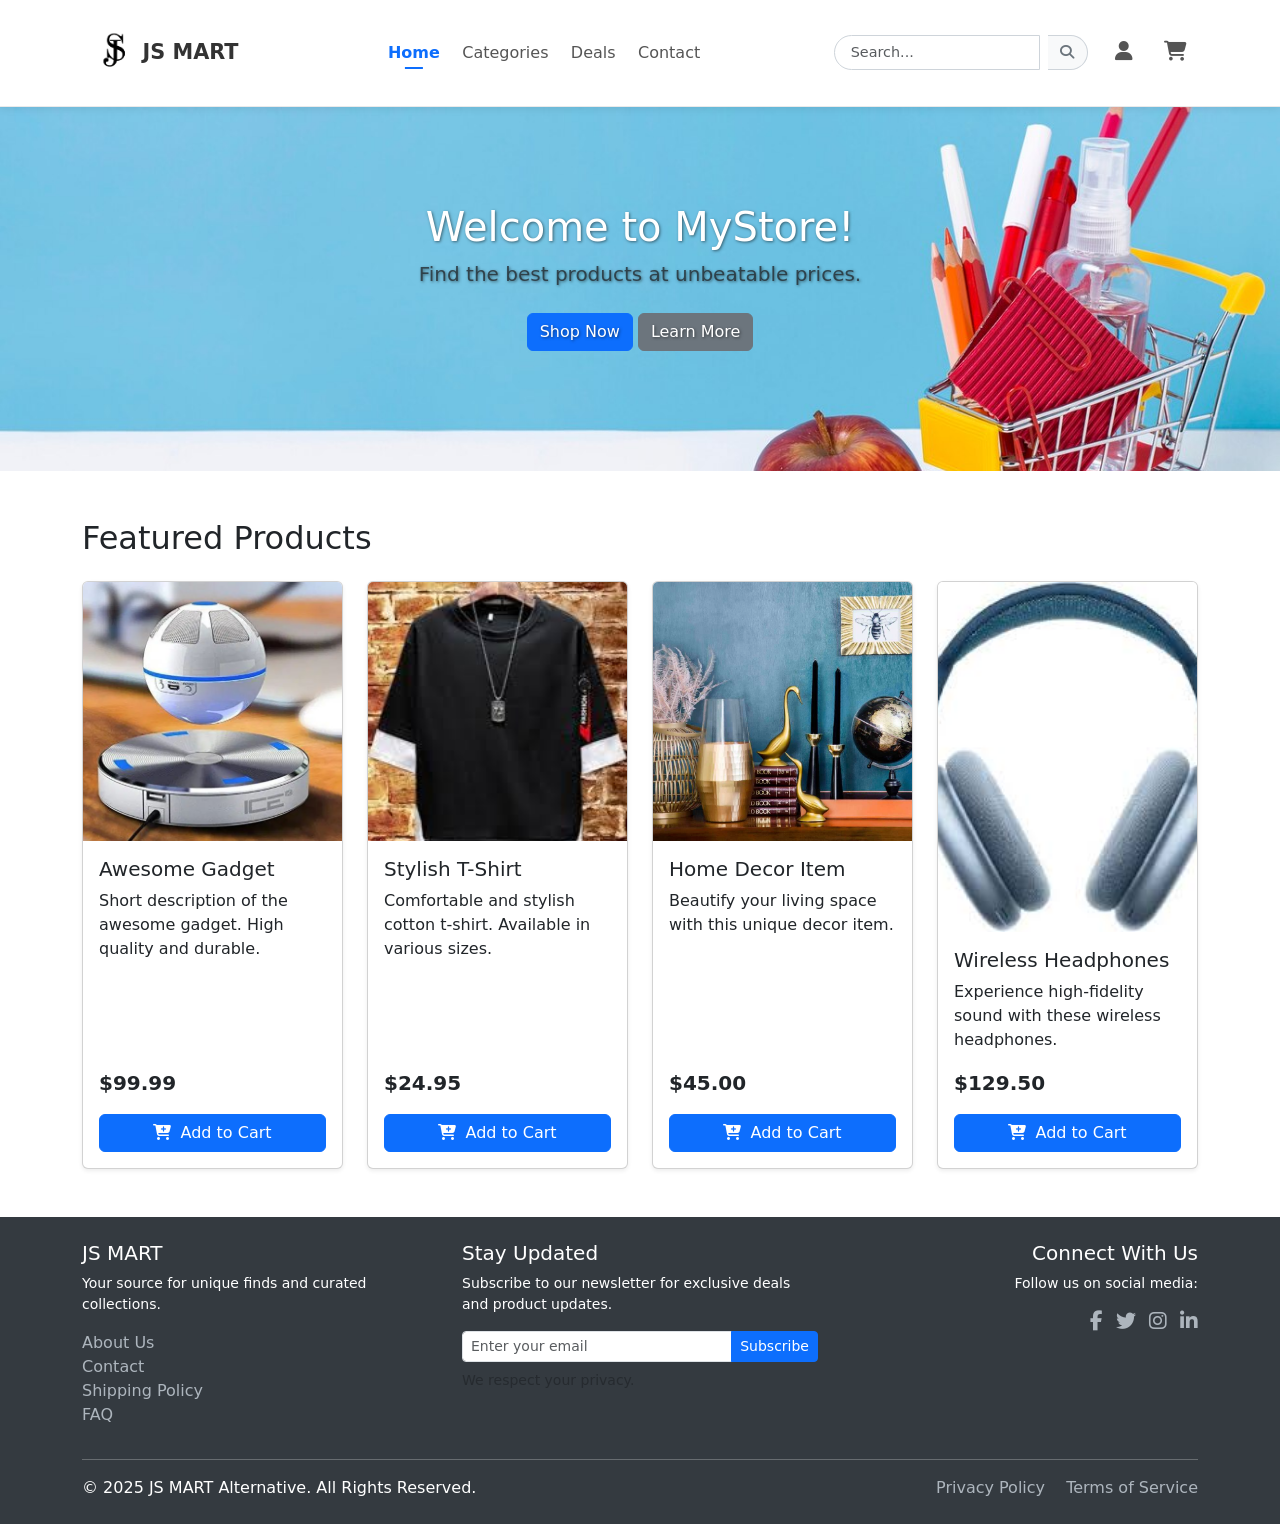
<file: index.html>
<!DOCTYPE html>
<html lang="en">
<head>
    <meta charset="UTF-8">
    <meta name="viewport" content="width=device-width, initial-scale=1.0">
    <title>My E-commerce Store</title>

    <link href="https://cdn.jsdelivr.net/npm/bootstrap@5.3.2/dist/css/bootstrap.min.css" rel="stylesheet" integrity="sha384-T3c6CoIi6uLrA9TneNEoa7RxnatzjcDSCmG1MXxSR1GAsXEV/Dwwykc2MPK8M2HN" crossorigin="anonymous">

    <link rel="stylesheet" href="https://cdnjs.cloudflare.com/ajax/libs/font-awesome/6.5.1/css/all.min.css" integrity="sha512-DTOQO9RWCH3ppGqcWaEA1BIZOC6xxalwEsw9c2QQeAIftl+Vegovlnee1c9QX4TctnWMn13TZye+giMm8e2LwA==" crossorigin="anonymous" referrerpolicy="no-referrer" />
    <link rel="stylesheet" href="style.css">
  <link rel="shortcut icon" href="logo.png" type="image/x-icon">
</head>
<body>

   <nav class="navbar navbar-expand-lg navbar-custom sticky-top">
        <div class="container">
            <a class="navbar-brand d-flex align-items-center" href="index.html">
                <img src="logo.png" style="height: 70px; ;" alt="JS MART Logo">
                <span class="brand-text">JS MART</span>
            </a>
            <button class="navbar-toggler" type="button" data-bs-toggle="collapse" data-bs-target="#navbarNav" aria-controls="navbarNav" aria-expanded="false" aria-label="Toggle navigation">
                <span class="navbar-toggler-icon"></span>
            </button>
            <div class="collapse navbar-collapse" id="navbarNav">
                 <ul class="navbar-nav mx-auto mb-2 mb-lg-0">
                    <li class="nav-item">
                        <a class="nav-link active" aria-current="page" href="home.html">Home</a>
                    </li>
                    <li class="nav-item dropdown">
                         <a class="nav-link dropdown-toggle" href="#" id="navbarDropdownCategories" role="button" data-bs-toggle="dropdown" aria-expanded="false">
                           Categories
                         </a>
                         <ul class="dropdown-menu" aria-labelledby="navbarDropdownCategories">
                           <li><a class="dropdown-item" href="e.html">Electronics</a></li>
                           <li><a class="dropdown-item" href="c.html">Clothing</a></li>
                           <li><a class="dropdown-item" href="home.html">Home Goods</a></li>
                           <li><hr class="dropdown-divider"></li>
                           <li><a class="dropdown-item" href="a.html">All Products</a></li>
                         </ul>
                    </li>
                    <li class="nav-item">
                        <a class="nav-link" href="d.html">Deals</a>
                    </li>
                    <li class="nav-item">
                        <a class="nav-link" href="contact.html">Contact</a>
                    </li>
                 </ul>
                <div class="d-flex align-items-center">
                    <form class="d-flex me-3 search-form-custom" role="search">
                        <input class="form-control me-2 form-control-sm search-input-custom" type="search" placeholder="Search..." aria-label="Search">
                        <button class="btn btn-custom-search btn-sm" type="submit">
                           <i class="fas fa-search"></i>
                        </button>
                    </form>
                    <ul class="navbar-nav flex-row">
                         <li class="nav-item me-2">
                            <a class="nav-link icon-link" href="account.html" title="Account">
                                <i class="fas fa-user fa-lg"></i>
                            </a>
                        </li>
                        <li class="nav-item">
                            <a class="nav-link icon-link" href="cart.html" title="Cart">
                                <i class="fas fa-shopping-cart fa-lg"></i>
                            </a>
                        </li>
                    </ul>
                </div>
            </div>
        </div>
    </nav>
    <section class="hero-section text-center">
        <div class="container">
            <h1>Welcome to MyStore!</h1>
            <p class="lead text-muted">Find the best products at unbeatable prices.</p>
            <p>
                <a href="shop.html" class="btn btn-primary my-2">Shop Now</a>
                <a href="learn.html" class="btn btn-secondary my-2">Learn More</a>
            </p>
        </div>
    </section>

    <main class="container mt-5">
        <h2 class="mb-4">Featured Products</h2>

        <div class="row row-cols-1 row-cols-sm-2 row-cols-md-3 row-cols-lg-4 g-4">
            <div class="col">
                <div class="card h-100 shadow-sm product-card">
                    <img src="2.jpg" class="card-img-top" alt="Product Name">
                    <div class="card-body d-flex flex-column">
                        <h5 class="card-title">Awesome Gadget</h5>
                        <p class="card-text flex-grow-1">Short description of the awesome gadget. High quality and durable.</p>
                        <p class="card-text fw-bold fs-5">$99.99</p>
                         <div class="mt-auto">
                            <a href="cart.html" class="btn btn-primary w-100">
                                <i class="fas fa-cart-plus me-1"></i> Add to Cart
                            </a>
                        </div>
                    </div>
                </div>
            </div>

            <div class="col">
                <div class="card h-100 shadow-sm product-card">
                    <img src="1.jpg" class="card-img-top" alt="Product Name">
                    <div class="card-body d-flex flex-column">
                        <h5 class="card-title">Stylish T-Shirt</h5>
                        <p class="card-text flex-grow-1">Comfortable and stylish cotton t-shirt. Available in various sizes.</p>
                         <p class="card-text fw-bold fs-5">$24.95</p>
                         <div class="mt-auto">
                             <a href="cart.html" class="btn btn-primary w-100">
                                <i class="fas fa-cart-plus me-1"></i> Add to Cart
                            </a>
                        </div>
                    </div>
                </div>
            </div>

             <div class="col">
                <div class="card h-100 shadow-sm product-card">
                    <img src="3.jpg" class="card-img-top" alt="Product Name">
                    <div class="card-body d-flex flex-column">
                        <h5 class="card-title">Home Decor Item</h5>
                        <p class="card-text flex-grow-1">Beautify your living space with this unique decor item.</p>
                         <p class="card-text fw-bold fs-5">$45.00</p>
                         <div class="mt-auto">
                            <a href="cart.html" class="btn btn-primary w-100">
                                <i class="fas fa-cart-plus me-1"></i> Add to Cart
                            </a>
                        </div>
                    </div>
                </div>
            </div>

             <div class="col">
                <div class="card h-100 shadow-sm product-card">
                    <img src="4.jpg" style="height: 350px ;" class="card-img-top" alt="Product Name">
                    <div class="card-body d-flex flex-column">
                        <h5 class="card-title">Wireless Headphones</h5>
                        <p class="card-text flex-grow-1">Experience high-fidelity sound with these wireless headphones.</p>
                         <p class="card-text fw-bold fs-5">$129.50</p>
                         <div class="mt-auto">
                             <a href="cart.html" class="btn btn-primary w-100">
                                <i class="fas fa-cart-plus me-1"></i> Add to Cart
                            </a>
                        </div>
                    </div>
                </div>
            </div>

        </div>

    </main>

    <footer id="alternative-footer" class="mt-5 py-4">
        <div class="container">
            <div class="row">
                <div class="col-lg-4 col-md-6 mb-4 mb-lg-0">
                    <h5 class="footer-heading">JS MART</h5>
                    <p class="footer-text small">Your source for unique finds and curated collections.</p>
                    <ul class="list-unstyled footer-links">
                        <li><a href="#">About Us</a></li>
                        <li><a href="contact.html">Contact</a></li>
                        <li><a href="#">Shipping Policy</a></li>
                        <li><a href="#">FAQ</a></li>
                    </ul>
                </div>

                <div class="col-lg-4 col-md-6 mb-4 mb-lg-0">
                    <h5 class="footer-heading">Stay Updated</h5>
                    <p class="footer-text small">Subscribe to our newsletter for exclusive deals and product updates.</p>
                    <form id="newsletter-form">
                        <div class="input-group">
                            <input type="email" class="form-control form-control-sm" placeholder="Enter your email" aria-label="Email Address" required>
                            <button class="btn btn-primary btn-sm" type="submit">Subscribe</button>
                        </div>
                        <div class="form-text small newsletter-form-text mt-2">We respect your privacy.</div>
                    </form>
                </div>

                <div class="col-lg-4 col-md-12 text-lg-end text-md-center mt-md-3 mt-lg-0">
                    <h5 class="footer-heading">Connect With Us</h5>
                    <p class="footer-text small d-none d-lg-block">Follow us on social media:</p>
                    <div class="social-icons mt-2">
                        <a href="#" class="social-icon me-2" aria-label="Facebook"><i class="fab fa-facebook-f fa-lg"></i></a>
                        <a href="#" class="social-icon me-2" aria-label="Twitter"><i class="fab fa-twitter fa-lg"></i></a>
                        <a href="#" class="social-icon me-2" aria-label="Instagram"><i class="fab fa-instagram fa-lg"></i></a>
                        <a href="#" class="social-icon" aria-label="LinkedIn"><i class="fab fa-linkedin-in fa-lg"></i></a>
                    </div>
                </div>
            </div>

            <hr class="footer-divider">

            <div class="row align-items-center">
                <div class="col-md-6 text-center text-md-start mb-2 mb-md-0">
                     <p class="footer-copyright mb-0">© 2025 JS MART Alternative. All Rights Reserved.</p>
                </div>
                 <div class="col-md-6 text-center text-md-end">
                    <a href="#" class="footer-policy-link me-3">Privacy Policy</a>
                    <a href="#" class="footer-policy-link">Terms of Service</a>
                </div>
            </div>
        </div>
    </footer>

    <script src="https://cdn.jsdelivr.net/npm/bootstrap@5.3.2/dist/js/bootstrap.bundle.min.js" integrity="sha384-C6RzsynM9kWDrMNeT87bh95OGNyZPhcTNXj1NW7RuBCsyN/o0jlpcV8Qyq46cDfL" crossorigin="anonymous"></script>

</body>
</html>
</file>
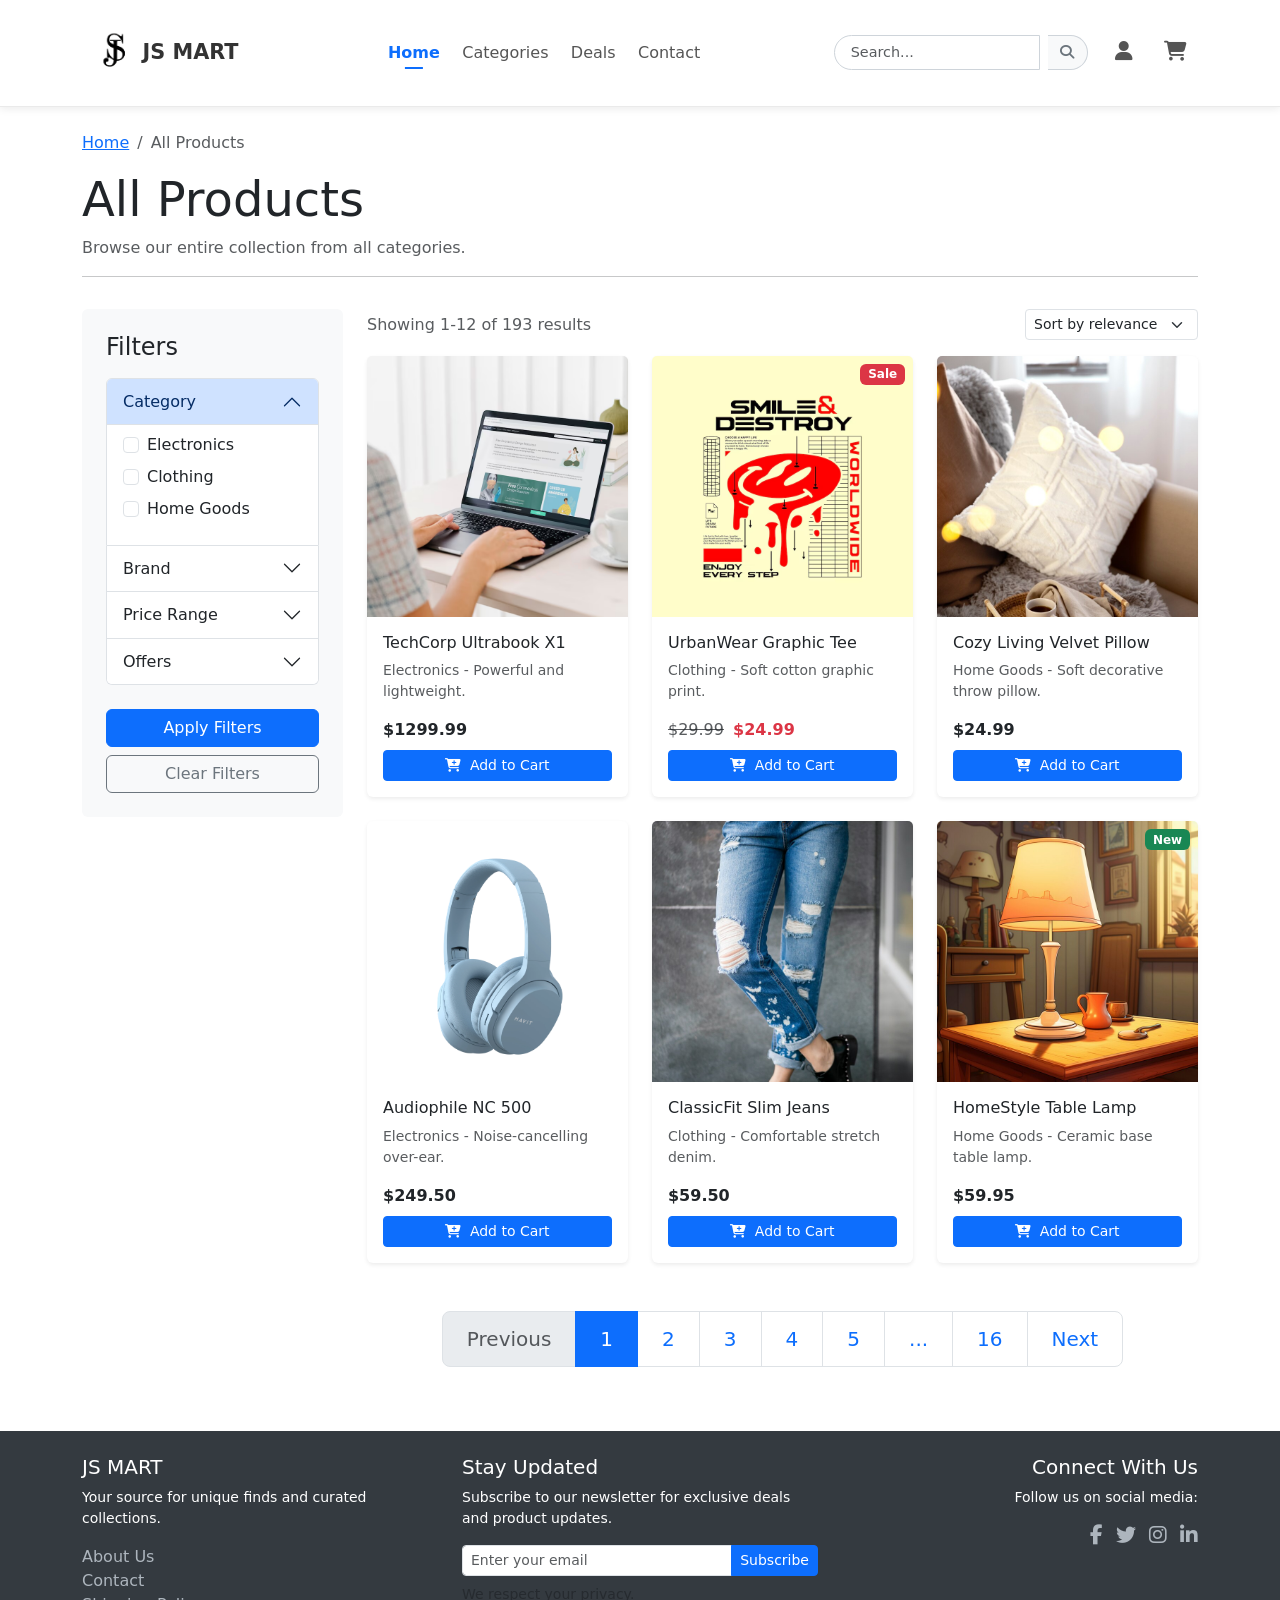
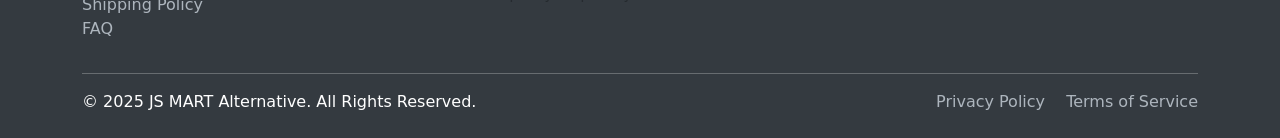
<file: a.html>
<!DOCTYPE html>
<html lang="en">
<head>
    <meta charset="UTF-8">
    <meta name="viewport" content="width=device-width, initial-scale=1.0">
    <title>All Products - MyStore</title>

    <link href="https://cdn.jsdelivr.net/npm/bootstrap@5.3.2/dist/css/bootstrap.min.css" rel="stylesheet" integrity="sha384-T3c6CoIi6uLrA9TneNEoa7RxnatzjcDSCmG1MXxSR1GAsXEV/Dwwykc2MPK8M2HN" crossorigin="anonymous">

    <link rel="stylesheet" href="https://cdnjs.cloudflare.com/ajax/libs/font-awesome/6.5.1/css/all.min.css" integrity="sha512-DTOQO9RWCH3ppGqcWaEA1BIZOC6xxalwEsw9c2QQeAIftl+Vegovlnee1c9QX4TctnWMn13TZye+giMm8e2LwA==" crossorigin="anonymous" referrerpolicy="no-referrer" />
<link rel="stylesheet" href="style.css">
<link rel="shortcut icon" href="logo.png" type="image/x-icon">

</head>
<body>

    <nav class="navbar navbar-expand-lg navbar-custom sticky-top">
        <div class="container">
            <a class="navbar-brand d-flex align-items-center" href="index.html">
                <img src="logo.png" style="height: 70px; ;" alt="JS MART Logo">
                <span class="brand-text">JS MART</span>
            </a>
            <button class="navbar-toggler" type="button" data-bs-toggle="collapse" data-bs-target="#navbarNav" aria-controls="navbarNav" aria-expanded="false" aria-label="Toggle navigation">
                <span class="navbar-toggler-icon"></span>
            </button>
            <div class="collapse navbar-collapse" id="navbarNav">
                 <ul class="navbar-nav mx-auto mb-2 mb-lg-0">
                    <li class="nav-item">
                        <a class="nav-link active" aria-current="page" href="home.html">Home</a>
                    </li>
                    <li class="nav-item dropdown">
                         <a class="nav-link dropdown-toggle" href="#" id="navbarDropdownCategories" role="button" data-bs-toggle="dropdown" aria-expanded="false">
                           Categories
                         </a>
                         <ul class="dropdown-menu" aria-labelledby="navbarDropdownCategories">
                           <li><a class="dropdown-item" href="e.html">Electronics</a></li>
                           <li><a class="dropdown-item" href="c.html">Clothing</a></li>
                           <li><a class="dropdown-item" href="home.html">Home Goods</a></li>
                           <li><hr class="dropdown-divider"></li>
                           <li><a class="dropdown-item" href="a.html">All Products</a></li>
                         </ul>
                    </li>
                    <li class="nav-item">
                        <a class="nav-link" href="d.html">Deals</a>
                    </li>
                    <li class="nav-item">
                        <a class="nav-link" href="contact.html">Contact</a>
                    </li>
                 </ul>
                <div class="d-flex align-items-center">
                    <form class="d-flex me-3 search-form-custom" role="search">
                        <input class="form-control me-2 form-control-sm search-input-custom" type="search" placeholder="Search..." aria-label="Search">
                        <button class="btn btn-custom-search btn-sm" type="submit">
                           <i class="fas fa-search"></i>
                        </button>
                    </form>
                    <ul class="navbar-nav flex-row">
                         <li class="nav-item me-2">
                            <a class="nav-link icon-link" href="account.html" title="Account">
                                <i class="fas fa-user fa-lg"></i>
                            </a>
                        </li>
                        <li class="nav-item">
                            <a class="nav-link icon-link" href="cart.html" title="Cart">
                                <i class="fas fa-shopping-cart fa-lg"></i>
                            </a>
                        </li>
                    </ul>
                </div>
            </div>
        </div>
    </nav>
    <main class="container mt-4">
        <div class="row">
            <div class="col-12 mb-3">
                 <nav aria-label="breadcrumb">
                  <ol class="breadcrumb">
                    <li class="breadcrumb-item"><a href="index.html">Home</a></li>
                    <li class="breadcrumb-item active" aria-current="page">All Products</li>
                  </ol>
                </nav>
                <h1 class="display-5">All Products</h1>
                <p class="text-muted">Browse our entire collection from all categories.</p>
                <hr>
            </div>
        </div>

        <div class="row">
            <aside class="col-lg-3 mb-4">
                <div class="filter-sidebar sticky-lg-top" style="top: 80px;">
                    <h4 class="mb-3">Filters</h4>

                    <div class="accordion" id="filterAccordion">

                        <div class="accordion-item">
                            <h2 class="accordion-header" id="headingCategory">
                                <button class="accordion-button" type="button" data-bs-toggle="collapse" data-bs-target="#collapseCategory" aria-expanded="true" aria-controls="collapseCategory">
                                    Category
                                </button>
                            </h2>
                            <div id="collapseCategory" class="accordion-collapse collapse show" aria-labelledby="headingCategory" data-bs-parent="#filterAccordion">
                                <div class="accordion-body">
                                    <div class="form-check mb-2"><input class="form-check-input" type="checkbox" value="" id="catElectronics"><label class="form-check-label" for="catElectronics">Electronics</label></div>
                                    <div class="form-check mb-2"><input class="form-check-input" type="checkbox" value="" id="catClothing"><label class="form-check-label" for="catClothing">Clothing</label></div>
                                    <div class="form-check mb-2"><input class="form-check-input" type="checkbox" value="" id="catHomeGoods"><label class="form-check-label" for="catHomeGoods">Home Goods</label></div>
                                </div>
                            </div>
                        </div>

                        <div class="accordion-item">
                            <h2 class="accordion-header" id="headingBrand">
                                <button class="accordion-button collapsed" type="button" data-bs-toggle="collapse" data-bs-target="#collapseBrand" aria-expanded="false" aria-controls="collapseBrand">
                                    Brand
                                </button>
                            </h2>
                            <div id="collapseBrand" class="accordion-collapse collapse" aria-labelledby="headingBrand" data-bs-parent="#filterAccordion">
                                <div class="accordion-body">
                                     <div class="form-check mb-2"><input class="form-check-input" type="checkbox" value="" id="brandTechCorp"><label class="form-check-label" for="brandTechCorp">TechCorp</label></div>
                                     <div class="form-check mb-2"><input class="form-check-input" type="checkbox" value="" id="brandUrbanWear"><label class="form-check-label" for="brandUrbanWear">UrbanWear</label></div>
                                     <div class="form-check mb-2"><input class="form-check-input" type="checkbox" value="" id="brandHomeStyle"><label class="form-check-label" for="brandHomeStyle">HomeStyle</label></div>
                                     <div class="form-check mb-2"><input class="form-check-input" type="checkbox" value="" id="brandGadgetron"><label class="form-check-label" for="brandGadgetron">Gadgetron</label></div>
                                     <div class="form-check"><input class="form-check-input" type="checkbox" value="" id="brandClassicFit"><label class="form-check-label" for="brandClassicFit">ClassicFit</label></div>
                                </div>
                            </div>
                        </div>

                        <div class="accordion-item">
                            <h2 class="accordion-header" id="headingPrice">
                                <button class="accordion-button collapsed" type="button" data-bs-toggle="collapse" data-bs-target="#collapsePrice" aria-expanded="false" aria-controls="collapsePrice">
                                    Price Range
                                </button>
                            </h2>
                            <div id="collapsePrice" class="accordion-collapse collapse" aria-labelledby="headingPrice" data-bs-parent="#filterAccordion">
                                <div class="accordion-body">
                                    <label for="priceRange" class="form-label">Max Price: $<span id="priceValue">250</span></label>
                                    <input type="range" class="form-range" min="0" max="2000" step="10" id="priceRange" value="250" oninput="document.getElementById('priceValue').textContent = this.value">
                                     <div class="d-flex justify-content-between mt-1 small text-muted">
                                        <span>$0</span>
                                        <span>$2000+</span>
                                    </div>
                                </div>
                            </div>
                        </div>

                         <div class="accordion-item">
                            <h2 class="accordion-header" id="headingOffers">
                                <button class="accordion-button collapsed" type="button" data-bs-toggle="collapse" data-bs-target="#collapseOffers" aria-expanded="false" aria-controls="collapseOffers">
                                    Offers
                                </button>
                            </h2>
                            <div id="collapseOffers" class="accordion-collapse collapse" aria-labelledby="headingOffers" data-bs-parent="#filterAccordion">
                                <div class="accordion-body">
                                    <div class="form-check mb-2">
                                        <input class="form-check-input" type="checkbox" value="" id="filterOnSale">
                                        <label class="form-check-label" for="filterOnSale">
                                            On Sale
                                        </label>
                                    </div>
                                    <div class="form-check">
                                        <input class="form-check-input" type="checkbox" value="" id="filterNew">
                                        <label class="form-check-label" for="filterNew">
                                            New Arrivals
                                        </label>
                                    </div>
                                </div>
                            </div>
                        </div>

                    </div>

                     <div class="d-grid gap-2 mt-4">
                         <button class="btn btn-primary" type="button">Apply Filters</button>
                         <button class="btn btn-outline-secondary" type="button">Clear Filters</button>
                    </div>
                </div>
            </aside>

            <section class="col-lg-9">
                <div class="d-flex justify-content-between align-items-center mb-3">
                    <span class="text-muted">Showing 1-12 of 193 results</span>
                    <div class="col-auto">
                        <select class="form-select form-select-sm" aria-label="Sort products">
                            <option selected>Sort by relevance</option>
                            <option value="1">Price: Low to High</option>
                            <option value="2">Price: High to Low</option>
                            <option value="3">Newest Arrivals</option>
                            <option value="4">Best Selling</option>
                        </select>
                    </div>
                </div>

                <div class="row row-cols-1 row-cols-sm-2 row-cols-md-3 g-4">

                    <div class="col">
                        <div class="card h-100 shadow-sm product-card border-0">
                            <img src="10.avif" class="card-img-top" alt="Laptop">
                            <div class="card-body d-flex flex-column">
                                <h5 class="card-title fs-6">TechCorp Ultrabook X1</h5>
                                <p class="card-text small text-muted flex-grow-1">Electronics - Powerful and lightweight.</p>
                                <p class="card-text fw-bold mb-2">$1299.99</p>
                                <a href="#" class="btn btn-primary btn-sm mt-auto w-100"><i class="fas fa-cart-plus me-1"></i> Add to Cart</a>
                            </div>
                        </div>
                    </div>

                    <div class="col">
                        <div class="card h-100 shadow-sm product-card border-0">
                             <span class="badge bg-danger position-absolute top-0 end-0 m-2">Sale</span>
                            <img src="27.avif" class="card-img-top" alt="T-Shirt">
                            <div class="card-body d-flex flex-column">
                                <h5 class="card-title fs-6">UrbanWear Graphic Tee</h5>
                                <p class="card-text small text-muted flex-grow-1">Clothing - Soft cotton graphic print.</p>
                                <p class="card-text mb-2"><span class="text-decoration-line-through text-muted me-1">$29.99</span> <span class="fw-bold text-danger">$24.99</span></p>
                                <a href="#" class="btn btn-primary btn-sm mt-auto w-100"><i class="fas fa-cart-plus me-1"></i> Add to Cart</a>
                            </div>
                        </div>
                    </div>

                    <div class="col">
                        <div class="card h-100 shadow-sm product-card border-0">
                            <img src="24.jpg" class="card-img-top" alt="Throw Pillow">
                            <div class="card-body d-flex flex-column">
                                <h5 class="card-title fs-6">Cozy Living Velvet Pillow</h5>
                                <p class="card-text small text-muted flex-grow-1">Home Goods - Soft decorative throw pillow.</p>
                                <p class="card-text fw-bold mb-2">$24.99</p>
                                <a href="#" class="btn btn-primary btn-sm mt-auto w-100"><i class="fas fa-cart-plus me-1"></i> Add to Cart</a>
                            </div>
                        </div>
                    </div>

                    <div class="col">
                        <div class="card h-100 shadow-sm product-card border-0">
                            <img src="8.webp" class="card-img-top" alt="Headphones">
                            <div class="card-body d-flex flex-column">
                                <h5 class="card-title fs-6">Audiophile NC 500</h5>
                                <p class="card-text small text-muted flex-grow-1">Electronics - Noise-cancelling over-ear.</p>
                                <p class="card-text fw-bold mb-2">$249.50</p>
                                <a href="#" class="btn btn-primary btn-sm mt-auto w-100"><i class="fas fa-cart-plus me-1"></i> Add to Cart</a>
                            </div>
                        </div>
                    </div>

                    <div class="col">
                        <div class="card h-100 shadow-sm product-card border-0">
                            <img src="15.jpg" class="card-img-top" alt="Jeans">
                            <div class="card-body d-flex flex-column">
                                <h5 class="card-title fs-6">ClassicFit Slim Jeans</h5>
                                <p class="card-text small text-muted flex-grow-1">Clothing - Comfortable stretch denim.</p>
                                <p class="card-text fw-bold mb-2">$59.50</p>
                                <a href="#" class="btn btn-primary btn-sm mt-auto w-100"><i class="fas fa-cart-plus me-1"></i> Add to Cart</a>
                            </div>
                        </div>
                    </div>

                     <div class="col">
                        <div class="card h-100 shadow-sm product-card border-0">
                             <span class="badge bg-success position-absolute top-0 end-0 m-2">New</span>
                            <img src="23.jpg" class="card-img-top" alt="Lamp">
                            <div class="card-body d-flex flex-column">
                                <h5 class="card-title fs-6">HomeStyle Table Lamp</h5>
                                <p class="card-text small text-muted flex-grow-1">Home Goods - Ceramic base table lamp.</p>
                                <p class="card-text fw-bold mb-2">$59.95</p>
                                <a href="#" class="btn btn-primary btn-sm mt-auto w-100"><i class="fas fa-cart-plus me-1"></i> Add to Cart</a>
                            </div>
                        </div>
                    </div>

                </div>

                 <nav aria-label="Page navigation" class="mt-5 d-flex justify-content-center">
                    <ul class="pagination pagination-lg">
                        <li class="page-item disabled"><a class="page-link" href="#">Previous</a></li>
                        <li class="page-item active" aria-current="page"><a class="page-link" href="#">1</a></li>
                        <li class="page-item"><a class="page-link" href="#">2</a></li>
                        <li class="page-item"><a class="page-link" href="#">3</a></li>
                         <li class="page-item d-none d-sm-inline-block"><a class="page-link" href="#">4</a></li>
                         <li class="page-item d-none d-sm-inline-block"><a class="page-link" href="#">5</a></li>
                        <li class="page-item"><a class="page-link" href="#">...</a></li>
                        <li class="page-item"><a class="page-link" href="#">16</a></li>
                        <li class="page-item"><a class="page-link" href="#">Next</a></li>
                    </ul>
                </nav>

            </section>
        </div>
    </main>

    <footer id="alternative-footer" class="mt-5 py-4">
        <div class="container">
            <div class="row">
                <!-- Column 1: Store Info & Key Links -->
                <div class="col-lg-4 col-md-6 mb-4 mb-lg-0">
                    <h5 class="footer-heading">JS MART</h5>
                    <p class="footer-text small">Your source for unique finds and curated collections.</p>
                    <ul class="list-unstyled footer-links">
                        <li><a href="#">About Us</a></li>
                        <li><a href="contact.html">Contact</a></li>
                        <li><a href="#">Shipping Policy</a></li>
                        <li><a href="#">FAQ</a></li>
                    </ul>
                </div>

                <!-- Column 2: Newsletter Signup -->
                <div class="col-lg-4 col-md-6 mb-4 mb-lg-0">
                    <h5 class="footer-heading">Stay Updated</h5>
                    <p class="footer-text small">Subscribe to our newsletter for exclusive deals and product updates.</p>
                    <form id="newsletter-form">
                        <div class="input-group">
                            <input type="email" class="form-control form-control-sm" placeholder="Enter your email" aria-label="Email Address" required>
                            <button class="btn btn-primary btn-sm" type="submit">Subscribe</button>
                        </div>
                        <div class="form-text small newsletter-form-text mt-2">We respect your privacy.</div>
                    </form>
                </div>

                <!-- Column 3: Social Media -->
                <div class="col-lg-4 col-md-12 text-lg-end text-md-center mt-md-3 mt-lg-0"> <!-- Adjust alignment & margin for smaller screens -->
                    <h5 class="footer-heading">Connect With Us</h5>
                    <p class="footer-text small d-none d-lg-block">Follow us on social media:</p> <!-- Hide on smaller screens if crowded -->
                    <div class="social-icons mt-2">
                        <a href="#" class="social-icon me-2" aria-label="Facebook"><i class="fab fa-facebook-f fa-lg"></i></a>
                        <a href="#" class="social-icon me-2" aria-label="Twitter"><i class="fab fa-twitter fa-lg"></i></a>
                        <a href="#" class="social-icon me-2" aria-label="Instagram"><i class="fab fa-instagram fa-lg"></i></a>
                        <a href="#" class="social-icon" aria-label="LinkedIn"><i class="fab fa-linkedin-in fa-lg"></i></a>
                    </div>
                </div>
            </div>

            <hr class="footer-divider"> <!-- Custom class for divider -->

            <div class="row align-items-center"> <!-- align-items-center for vertical alignment -->
                <div class="col-md-6 text-center text-md-start mb-2 mb-md-0">
                     <p class="footer-copyright mb-0">© 2025 JS MART Alternative. All Rights Reserved.</p>
                </div>
                 <div class="col-md-6 text-center text-md-end">
                    <a href="#" class="footer-policy-link me-3">Privacy Policy</a>
                    <a href="#" class="footer-policy-link">Terms of Service</a>
                </div>
            </div>
        </div>
    </footer>

    <script src="https://cdn.jsdelivr.net/npm/bootstrap@5.3.2/dist/js/bootstrap.bundle.min.js" integrity="sha384-C6RzsynM9kWDrMNeT87bh95OGNyZPhcTNXj1NW7RuBCsyN/o0jlpcV8Qyq46cDfL" crossorigin="anonymous"></script>

</body>
</html>
</file>
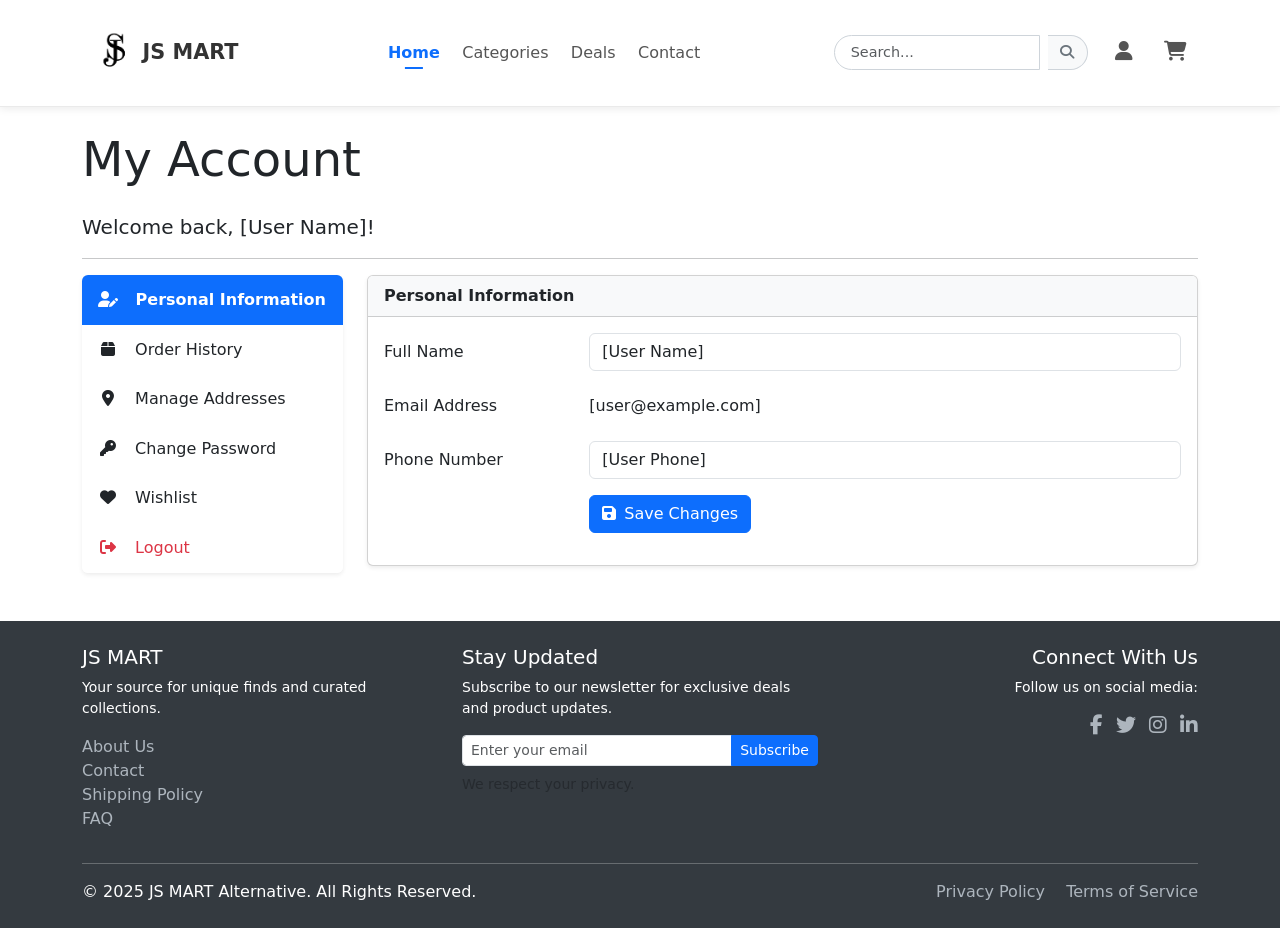
<file: account.html>
<!DOCTYPE html>
<html lang="en">
<head>
    <meta charset="UTF-8">
    <meta name="viewport" content="width=device-width, initial-scale=1.0">
    <title>My Account - MyStore</title>

    <link href="https://cdn.jsdelivr.net/npm/bootstrap@5.3.2/dist/css/bootstrap.min.css" rel="stylesheet" integrity="sha384-T3c6CoIi6uLrA9TneNEoa7RxnatzjcDSCmG1MXxSR1GAsXEV/Dwwykc2MPK8M2HN" crossorigin="anonymous">

    <link rel="stylesheet" href="https://cdnjs.cloudflare.com/ajax/libs/font-awesome/6.5.1/css/all.min.css" integrity="sha512-DTOQO9RWCH3ppGqcWaEA1BIZOC6xxalwEsw9c2QQeAIftl+Vegovlnee1c9QX4TctnWMn13TZye+giMm8e2LwA==" crossorigin="anonymous" referrerpolicy="no-referrer" />

    <link rel="stylesheet" href="style.css">
    <link rel="shortcut icon" href="logo.png" type="image/x-icon">

</head>
<body>

    <nav class="navbar navbar-expand-lg navbar-custom sticky-top">
        <div class="container">
            <a class="navbar-brand d-flex align-items-center" href="index.html">
                <img src="logo.png" style="height: 70px; ;" alt="JS MART Logo">
                <span class="brand-text">JS MART</span>
            </a>
            <button class="navbar-toggler" type="button" data-bs-toggle="collapse" data-bs-target="#navbarNav" aria-controls="navbarNav" aria-expanded="false" aria-label="Toggle navigation">
                <span class="navbar-toggler-icon"></span>
            </button>
            <div class="collapse navbar-collapse" id="navbarNav">
                 <ul class="navbar-nav mx-auto mb-2 mb-lg-0">
                    <li class="nav-item">
                        <a class="nav-link active" aria-current="page" href="home.html">Home</a>
                    </li>
                    <li class="nav-item dropdown">
                         <a class="nav-link dropdown-toggle" href="#" id="navbarDropdownCategories" role="button" data-bs-toggle="dropdown" aria-expanded="false">
                           Categories
                         </a>
                         <ul class="dropdown-menu" aria-labelledby="navbarDropdownCategories">
                           <li><a class="dropdown-item" href="e.html">Electronics</a></li>
                           <li><a class="dropdown-item" href="c.html">Clothing</a></li>
                           <li><a class="dropdown-item" href="home.html">Home Goods</a></li>
                           <li><hr class="dropdown-divider"></li>
                           <li><a class="dropdown-item" href="a.html">All Products</a></li>
                         </ul>
                    </li>
                    <li class="nav-item">
                        <a class="nav-link" href="d.html">Deals</a>
                    </li>
                    <li class="nav-item">
                        <a class="nav-link" href="contact.html">Contact</a>
                    </li>
                 </ul>
                <div class="d-flex align-items-center">
                    <form class="d-flex me-3 search-form-custom" role="search">
                        <input class="form-control me-2 form-control-sm search-input-custom" type="search" placeholder="Search..." aria-label="Search">
                        <button class="btn btn-custom-search btn-sm" type="submit">
                           <i class="fas fa-search"></i>
                        </button>
                    </form>
                    <ul class="navbar-nav flex-row">
                         <li class="nav-item me-2">
                            <a class="nav-link icon-link" href="account.html" title="Account">
                                <i class="fas fa-user fa-lg"></i>
                            </a>
                        </li>
                        <li class="nav-item">
                            <a class="nav-link icon-link" href="cart.html" title="Cart">
                                <i class="fas fa-shopping-cart fa-lg"></i>
                            </a>
                        </li>
                    </ul>
                </div>
            </div>
        </div>
    </nav>

    <main class="container mt-4">
        <div class="row">
            <div class="col-12">
                <h1 class="display-5 mb-4">My Account</h1>
                <p class="lead">Welcome back, [User Name]!</p>
                <hr>
            </div>
        </div>

        <div class="row g-4">
            <aside class="col-lg-3">
                <div class="list-group account-nav shadow-sm">
                    <a href="#" class="list-group-item list-group-item-action active" aria-current="true">
                       <i class="fas fa-user-edit fa-fw"></i> Personal Information
                    </a>
                    <a href="#" class="list-group-item list-group-item-action">
                       <i class="fas fa-box fa-fw"></i> Order History
                    </a>
                     <a href="#" class="list-group-item list-group-item-action">
                       <i class="fas fa-map-marker-alt fa-fw"></i> Manage Addresses
                    </a>
                     <a href="#" class="list-group-item list-group-item-action">
                       <i class="fas fa-key fa-fw"></i> Change Password
                    </a>
                     <a href="#" class="list-group-item list-group-item-action">
                       <i class="fas fa-heart fa-fw"></i> Wishlist
                    </a>
                    <a href="#" class="list-group-item list-group-item-action text-danger">
                       <i class="fas fa-sign-out-alt fa-fw"></i> Logout
                    </a>
                </div>
            </aside>

            <section class="col-lg-9 account-content">
                <div class="card shadow-sm">
                    <div class="card-header">
                        Personal Information
                    </div>
                    <div class="card-body">
                        <form id="profileForm" action="#" method="POST">
                            <div class="mb-3 row">
                                <label for="profileName" class="col-sm-3 col-form-label">Full Name</label>
                                <div class="col-sm-9">
                                    <input type="text" class="form-control" id="profileName" name="name" value="[User Name]" required>
                                </div>
                            </div>
                            <div class="mb-3 row">
                                <label for="profileEmail" class="col-sm-3 col-form-label">Email Address</label>
                                <div class="col-sm-9">
                                    <input type="email" readonly class="form-control-plaintext" id="profileEmail" name="email" value="[user@example.com]">
                                </div>
                            </div>
                            <div class="mb-3 row">
                                <label for="profilePhone" class="col-sm-3 col-form-label">Phone Number</label>
                                <div class="col-sm-9">
                                    <input type="tel" class="form-control" id="profilePhone" name="phone" value="[User Phone]">
                                </div>
                            </div>
                             <div class="row">
                                 <div class="col-sm-9 offset-sm-3">
                                    <button type="submit" class="btn btn-primary">
                                        <i class="fas fa-save me-2"></i>Save Changes
                                    </button>
                                 </div>
                             </div>
                        </form>
                         <div id="profileMessage" class="mt-3"></div>
                    </div>
                </div>

                <div class="card shadow-sm mt-4" id="order-history-section" style="display: none;">
                    <div class="card-header">
                        Order History
                    </div>
                    <div class="card-body">
                        <div class="table-responsive">
                            <table class="table table-hover">
                                <thead>
                                    <tr>
                                        <th>Order #</th>
                                        <th>Date</th>
                                        <th>Status</th>
                                        <th>Total</th>
                                        <th>Action</th>
                                    </tr>
                                </thead>
                                <tbody>
                                    <tr>
                                        <td><a href="#">12345</a></td>
                                        <td>2023-10-26</td>
                                        <td><span class="badge bg-success">Delivered</span></td>
                                        <td>$1462.46</td>
                                        <td><a href="#" class="btn btn-sm btn-outline-primary">View Details</a></td>
                                    </tr>
                                    <tr>
                                        <td><a href="#">12300</a></td>
                                        <td>2023-10-20</td>
                                        <td><span class="badge bg-warning text-dark">Shipped</span></td>
                                        <td>$75.50</td>
                                         <td><a href="#" class="btn btn-sm btn-outline-primary">View Details</a></td>
                                    </tr>
                                </tbody>
                            </table>
                        </div>
                         <p class="text-muted text-center mt-3">You haven't placed any orders yet.</p>
                    </div>
                </div>

            </section>
        </div>
    </main>

    <footer id="alternative-footer" class="mt-5 py-4">
        <div class="container">
            <div class="row">
                <!-- Column 1: Store Info & Key Links -->
                <div class="col-lg-4 col-md-6 mb-4 mb-lg-0">
                    <h5 class="footer-heading">JS MART</h5>
                    <p class="footer-text small">Your source for unique finds and curated collections.</p>
                    <ul class="list-unstyled footer-links">
                        <li><a href="#">About Us</a></li>
                        <li><a href="contact.html">Contact</a></li>
                        <li><a href="#">Shipping Policy</a></li>
                        <li><a href="#">FAQ</a></li>
                    </ul>
                </div>

                <!-- Column 2: Newsletter Signup -->
                <div class="col-lg-4 col-md-6 mb-4 mb-lg-0">
                    <h5 class="footer-heading">Stay Updated</h5>
                    <p class="footer-text small">Subscribe to our newsletter for exclusive deals and product updates.</p>
                    <form id="newsletter-form">
                        <div class="input-group">
                            <input type="email" class="form-control form-control-sm" placeholder="Enter your email" aria-label="Email Address" required>
                            <button class="btn btn-primary btn-sm" type="submit">Subscribe</button>
                        </div>
                        <div class="form-text small newsletter-form-text mt-2">We respect your privacy.</div>
                    </form>
                </div>

                <!-- Column 3: Social Media -->
                <div class="col-lg-4 col-md-12 text-lg-end text-md-center mt-md-3 mt-lg-0"> <!-- Adjust alignment & margin for smaller screens -->
                    <h5 class="footer-heading">Connect With Us</h5>
                    <p class="footer-text small d-none d-lg-block">Follow us on social media:</p> <!-- Hide on smaller screens if crowded -->
                    <div class="social-icons mt-2">
                        <a href="#" class="social-icon me-2" aria-label="Facebook"><i class="fab fa-facebook-f fa-lg"></i></a>
                        <a href="#" class="social-icon me-2" aria-label="Twitter"><i class="fab fa-twitter fa-lg"></i></a>
                        <a href="#" class="social-icon me-2" aria-label="Instagram"><i class="fab fa-instagram fa-lg"></i></a>
                        <a href="#" class="social-icon" aria-label="LinkedIn"><i class="fab fa-linkedin-in fa-lg"></i></a>
                    </div>
                </div>
            </div>

            <hr class="footer-divider"> <!-- Custom class for divider -->

            <div class="row align-items-center"> <!-- align-items-center for vertical alignment -->
                <div class="col-md-6 text-center text-md-start mb-2 mb-md-0">
                     <p class="footer-copyright mb-0">© 2025 JS MART Alternative. All Rights Reserved.</p>
                </div>
                 <div class="col-md-6 text-center text-md-end">
                    <a href="#" class="footer-policy-link me-3">Privacy Policy</a>
                    <a href="#" class="footer-policy-link">Terms of Service</a>
                </div>
            </div>
        </div>
    </footer>

    <script src="https://cdn.jsdelivr.net/npm/bootstrap@5.3.2/dist/js/bootstrap.bundle.min.js" integrity="sha384-C6RzsynM9kWDrMNeT87bh95OGNyZPhcTNXj1NW7RuBCsyN/o0jlpcV8Qyq46cDfL" crossorigin="anonymous"></script>

    <script src="script.js"></script>

</body>
</html>
</file>
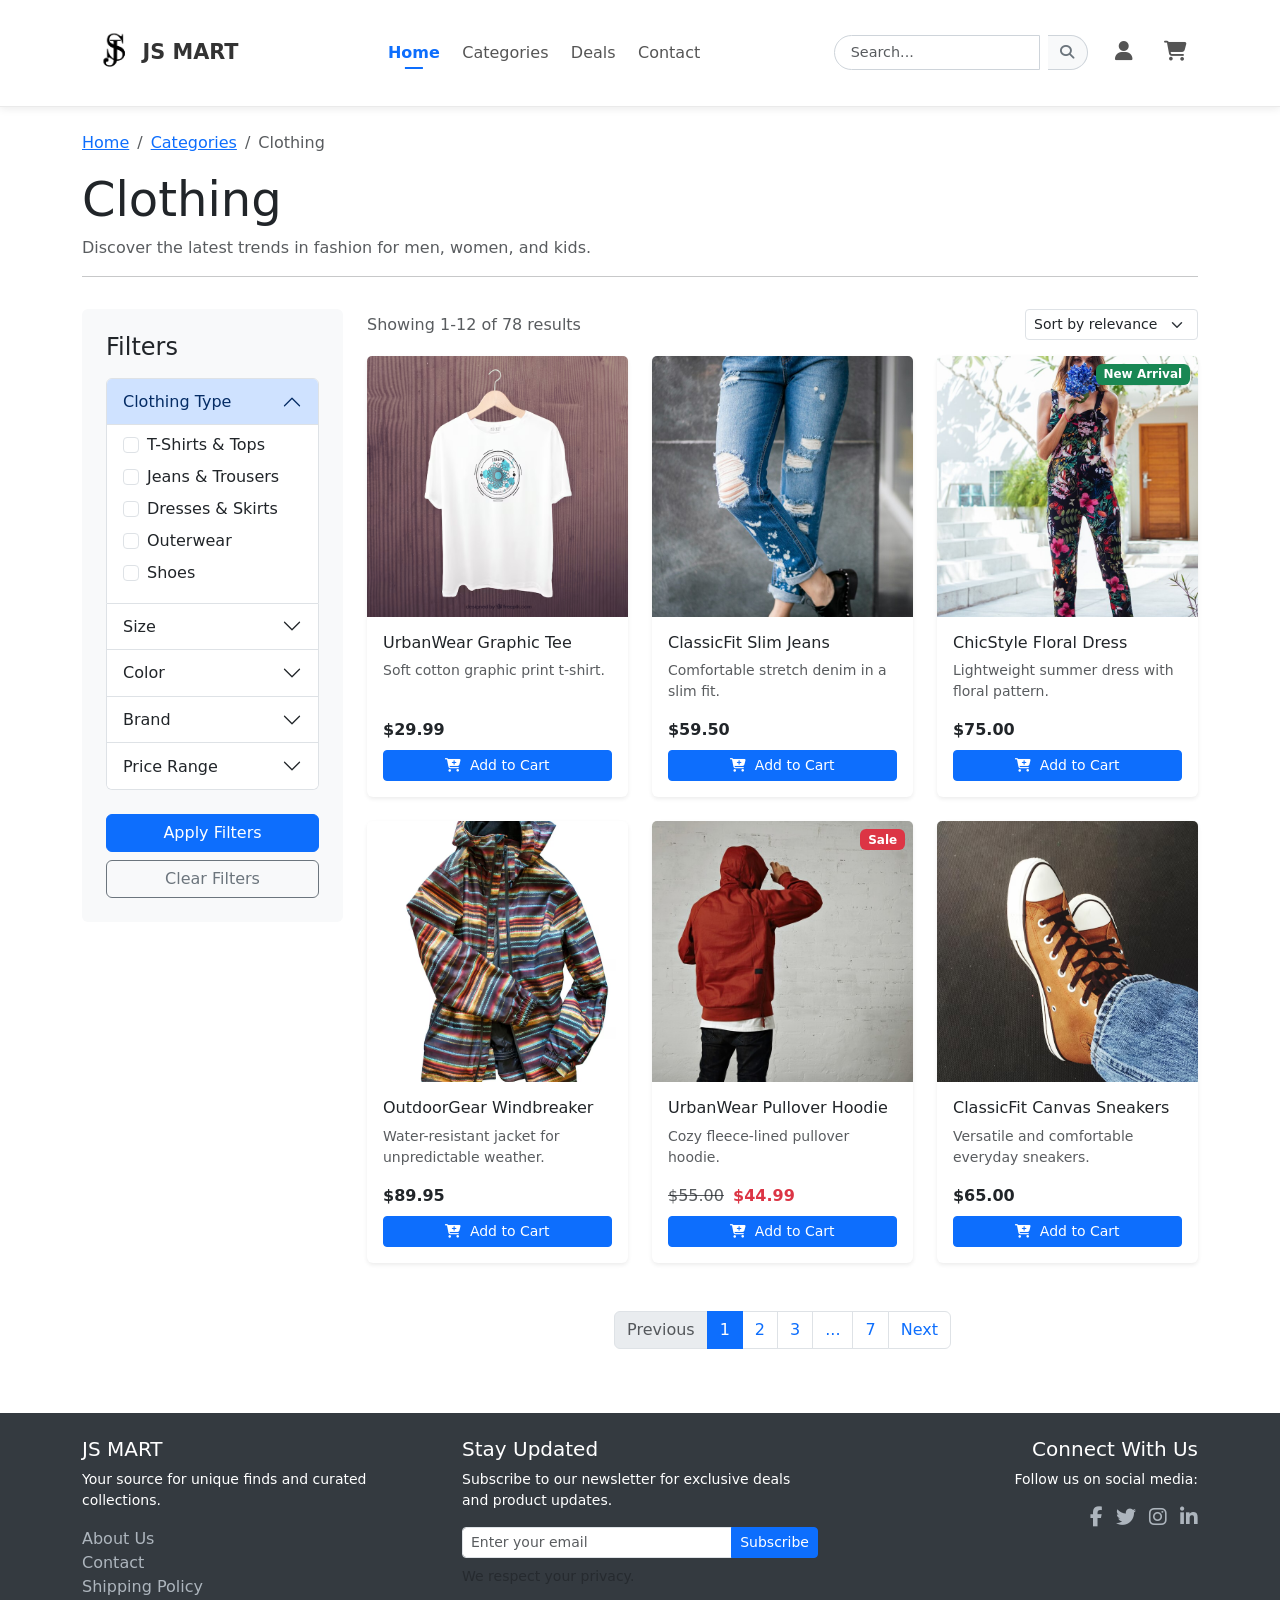
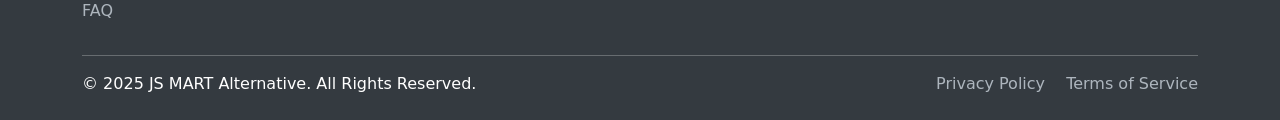
<file: c.html>
<!DOCTYPE html>
<html lang="en">
<head>
    <meta charset="UTF-8">
    <meta name="viewport" content="width=device-width, initial-scale=1.0">
    <title>Clothing - MyStore</title>

    <link href="https://cdn.jsdelivr.net/npm/bootstrap@5.3.2/dist/css/bootstrap.min.css" rel="stylesheet" integrity="sha384-T3c6CoIi6uLrA9TneNEoa7RxnatzjcDSCmG1MXxSR1GAsXEV/Dwwykc2MPK8M2HN" crossorigin="anonymous">

    <link rel="stylesheet" href="https://cdnjs.cloudflare.com/ajax/libs/font-awesome/6.5.1/css/all.min.css" integrity="sha512-DTOQO9RWCH3ppGqcWaEA1BIZOC6xxalwEsw9c2QQeAIftl+Vegovlnee1c9QX4TctnWMn13TZye+giMm8e2LwA==" crossorigin="anonymous" referrerpolicy="no-referrer" />
<link rel="stylesheet" href="style.css">
<link rel="shortcut icon" href="logo.png" type="image/x-icon">
</head>
<body>

    <nav class="navbar navbar-expand-lg navbar-custom sticky-top">
        <div class="container">
            <a class="navbar-brand d-flex align-items-center" href="index.html">
                <img src="logo.png" style="height: 70px; ;" alt="JS MART Logo">
                <span class="brand-text">JS MART</span>
            </a>
            <button class="navbar-toggler" type="button" data-bs-toggle="collapse" data-bs-target="#navbarNav" aria-controls="navbarNav" aria-expanded="false" aria-label="Toggle navigation">
                <span class="navbar-toggler-icon"></span>
            </button>
            <div class="collapse navbar-collapse" id="navbarNav">
                 <ul class="navbar-nav mx-auto mb-2 mb-lg-0">
                    <li class="nav-item">
                        <a class="nav-link active" aria-current="page" href="home.html">Home</a>
                    </li>
                    <li class="nav-item dropdown">
                         <a class="nav-link dropdown-toggle" href="#" id="navbarDropdownCategories" role="button" data-bs-toggle="dropdown" aria-expanded="false">
                           Categories
                         </a>
                         <ul class="dropdown-menu" aria-labelledby="navbarDropdownCategories">
                           <li><a class="dropdown-item" href="e.html">Electronics</a></li>
                           <li><a class="dropdown-item" href="c.html">Clothing</a></li>
                           <li><a class="dropdown-item" href="home.html">Home Goods</a></li>
                           <li><hr class="dropdown-divider"></li>
                           <li><a class="dropdown-item" href="a.html">All Products</a></li>
                         </ul>
                    </li>
                    <li class="nav-item">
                        <a class="nav-link" href="d.html">Deals</a>
                    </li>
                    <li class="nav-item">
                        <a class="nav-link" href="contact.html">Contact</a>
                    </li>
                 </ul>
                <div class="d-flex align-items-center">
                    <form class="d-flex me-3 search-form-custom" role="search">
                        <input class="form-control me-2 form-control-sm search-input-custom" type="search" placeholder="Search..." aria-label="Search">
                        <button class="btn btn-custom-search btn-sm" type="submit">
                           <i class="fas fa-search"></i>
                        </button>
                    </form>
                    <ul class="navbar-nav flex-row">
                         <li class="nav-item me-2">
                            <a class="nav-link icon-link" href="account.html" title="Account">
                                <i class="fas fa-user fa-lg"></i>
                            </a>
                        </li>
                        <li class="nav-item">
                            <a class="nav-link icon-link" href="cart.html" title="Cart">
                                <i class="fas fa-shopping-cart fa-lg"></i>
                            </a>
                        </li>
                    </ul>
                </div>
            </div>
        </div>
    </nav>

    <main class="container mt-4">
        <div class="row">
            <div class="col-12 mb-3">
                 <nav aria-label="breadcrumb">
                  <ol class="breadcrumb">
                    <li class="breadcrumb-item"><a href="index.html">Home</a></li>
                    <li class="breadcrumb-item"><a href="#">Categories</a></li>
                    <li class="breadcrumb-item active" aria-current="page">Clothing</li>
                  </ol>
                </nav>
                <h1 class="display-5">Clothing</h1>
                <p class="text-muted">Discover the latest trends in fashion for men, women, and kids.</p>
                <hr>
            </div>
        </div>

        <div class="row">
            <aside class="col-lg-3 mb-4">
                <div class="filter-sidebar sticky-lg-top" style="top: 80px;">
                    <h4 class="mb-3">Filters</h4>

                    <div class="accordion" id="filterAccordion">

                        <div class="accordion-item">
                            <h2 class="accordion-header" id="headingType">
                                <button class="accordion-button" type="button" data-bs-toggle="collapse" data-bs-target="#collapseType" aria-expanded="true" aria-controls="collapseType">
                                    Clothing Type
                                </button>
                            </h2>
                            <div id="collapseType" class="accordion-collapse collapse show" aria-labelledby="headingType" data-bs-parent="#filterAccordion">
                                <div class="accordion-body">
                                    <div class="form-check mb-2"><input class="form-check-input" type="checkbox" value="" id="typeTshirts"><label class="form-check-label" for="typeTshirts">T-Shirts & Tops</label></div>
                                    <div class="form-check mb-2"><input class="form-check-input" type="checkbox" value="" id="typeJeans"><label class="form-check-label" for="typeJeans">Jeans & Trousers</label></div>
                                    <div class="form-check mb-2"><input class="form-check-input" type="checkbox" value="" id="typeDresses"><label class="form-check-label" for="typeDresses">Dresses & Skirts</label></div>
                                    <div class="form-check mb-2"><input class="form-check-input" type="checkbox" value="" id="typeOuterwear"><label class="form-check-label" for="typeOuterwear">Outerwear</label></div>
                                    <div class="form-check"><input class="form-check-input" type="checkbox" value="" id="typeShoes"><label class="form-check-label" for="typeShoes">Shoes</label></div>
                                </div>
                            </div>
                        </div>

                        <div class="accordion-item">
                            <h2 class="accordion-header" id="headingSize">
                                <button class="accordion-button collapsed" type="button" data-bs-toggle="collapse" data-bs-target="#collapseSize" aria-expanded="false" aria-controls="collapseSize">
                                    Size
                                </button>
                            </h2>
                            <div id="collapseSize" class="accordion-collapse collapse" aria-labelledby="headingSize" data-bs-parent="#filterAccordion">
                                <div class="accordion-body">
                                    <div class="form-check form-check-inline"><input class="form-check-input" type="checkbox" id="sizeXS"><label class="form-check-label" for="sizeXS">XS</label></div>
                                    <div class="form-check form-check-inline"><input class="form-check-input" type="checkbox" id="sizeS"><label class="form-check-label" for="sizeS">S</label></div>
                                    <div class="form-check form-check-inline"><input class="form-check-input" type="checkbox" id="sizeM"><label class="form-check-label" for="sizeM">M</label></div>
                                    <div class="form-check form-check-inline"><input class="form-check-input" type="checkbox" id="sizeL"><label class="form-check-label" for="sizeL">L</label></div>
                                    <div class="form-check form-check-inline"><input class="form-check-input" type="checkbox" id="sizeXL"><label class="form-check-label" for="sizeXL">XL</label></div>
                                    <div class="form-check form-check-inline"><input class="form-check-input" type="checkbox" id="sizeXXL"><label class="form-check-label" for="sizeXXL">XXL</label></div>
                                </div>
                            </div>
                        </div>

                        <div class="accordion-item">
                             <h2 class="accordion-header" id="headingColor">
                                <button class="accordion-button collapsed" type="button" data-bs-toggle="collapse" data-bs-target="#collapseColor" aria-expanded="false" aria-controls="collapseColor">
                                    Color
                                </button>
                            </h2>
                            <div id="collapseColor" class="accordion-collapse collapse" aria-labelledby="headingColor" data-bs-parent="#filterAccordion">
                                <div class="accordion-body">
                                    <div class="form-check mb-2">
                                        <input class="form-check-input" type="checkbox" value="" id="colorRed">
                                        <label class="form-check-label" for="colorRed">
                                            <span class="color-swatch swatch-red"></span> Red
                                        </label>
                                    </div>
                                    <div class="form-check mb-2">
                                        <input class="form-check-input" type="checkbox" value="" id="colorBlue">
                                        <label class="form-check-label" for="colorBlue">
                                             <span class="color-swatch swatch-blue"></span> Blue
                                        </label>
                                    </div>
                                    <div class="form-check mb-2">
                                        <input class="form-check-input" type="checkbox" value="" id="colorGreen">
                                        <label class="form-check-label" for="colorGreen">
                                             <span class="color-swatch swatch-green"></span> Green
                                        </label>
                                    </div>
                                     <div class="form-check mb-2">
                                        <input class="form-check-input" type="checkbox" value="" id="colorBlack">
                                        <label class="form-check-label" for="colorBlack">
                                             <span class="color-swatch swatch-black"></span> Black
                                        </label>
                                    </div>
                                     <div class="form-check mb-2">
                                        <input class="form-check-input" type="checkbox" value="" id="colorWhite">
                                        <label class="form-check-label" for="colorWhite">
                                             <span class="color-swatch swatch-white"></span> White
                                        </label>
                                    </div>
                                </div>
                            </div>
                        </div>

                        <div class="accordion-item">
                            <h2 class="accordion-header" id="headingBrand">
                                <button class="accordion-button collapsed" type="button" data-bs-toggle="collapse" data-bs-target="#collapseBrand" aria-expanded="false" aria-controls="collapseBrand">
                                    Brand
                                </button>
                            </h2>
                            <div id="collapseBrand" class="accordion-collapse collapse" aria-labelledby="headingBrand" data-bs-parent="#filterAccordion">
                                <div class="accordion-body">
                                     <div class="form-check mb-2"><input class="form-check-input" type="checkbox" value="" id="brandChicStyle"><label class="form-check-label" for="brandChicStyle">ChicStyle</label></div>
                                     <div class="form-check mb-2"><input class="form-check-input" type="checkbox" value="" id="brandUrbanWear"><label class="form-check-label" for="brandUrbanWear">UrbanWear</label></div>
                                     <div class="form-check mb-2"><input class="form-check-input" type="checkbox" value="" id="brandClassicFit"><label class="form-check-label" for="brandClassicFit">ClassicFit</label></div>
                                     <div class="form-check"><input class="form-check-input" type="checkbox" value="" id="brandOutdoorGear"><label class="form-check-label" for="brandOutdoorGear">OutdoorGear</label></div>
                                </div>
                            </div>
                        </div>

                        <div class="accordion-item">
                            <h2 class="accordion-header" id="headingPrice">
                                <button class="accordion-button collapsed" type="button" data-bs-toggle="collapse" data-bs-target="#collapsePrice" aria-expanded="false" aria-controls="collapsePrice">
                                    Price Range
                                </button>
                            </h2>
                            <div id="collapsePrice" class="accordion-collapse collapse" aria-labelledby="headingPrice" data-bs-parent="#filterAccordion">
                                <div class="accordion-body">
                                    <label for="priceRange" class="form-label">Max Price: $<span id="priceValue">100</span></label>
                                    <input type="range" class="form-range" min="10" max="500" step="5" id="priceRange" value="100" oninput="document.getElementById('priceValue').textContent = this.value">
                                     <div class="d-flex justify-content-between mt-1 small text-muted">
                                        <span>$10</span>
                                        <span>$500+</span>
                                    </div>
                                </div>
                            </div>
                        </div>

                    </div>

                     <div class="d-grid gap-2 mt-4">
                         <button class="btn btn-primary" type="button">Apply Filters</button>
                         <button class="btn btn-outline-secondary" type="button">Clear Filters</button>
                    </div>
                </div>
            </aside>

            <section class="col-lg-9">
                <div class="d-flex justify-content-between align-items-center mb-3">
                    <span class="text-muted">Showing 1-12 of 78 results</span>
                    <div class="col-auto">
                        <select class="form-select form-select-sm" aria-label="Sort products">
                            <option selected>Sort by relevance</option>
                            <option value="1">Price: Low to High</option>
                            <option value="2">Price: High to Low</option>
                            <option value="3">Newest Arrivals</option>
                            <option value="4">Best Sellers</option>
                        </select>
                    </div>
                </div>

                <div class="row row-cols-1 row-cols-sm-2 row-cols-md-3 g-4">
                    <div class="col">
                        <div class="card h-100 shadow-sm product-card border-0">
                            <img src="14.avif" class="card-img-top" alt="T-Shirt">
                            <div class="card-body d-flex flex-column">
                                <h5 class="card-title fs-6">UrbanWear Graphic Tee</h5>
                                <p class="card-text small text-muted flex-grow-1">Soft cotton graphic print t-shirt.</p>
                                <p class="card-text fw-bold mb-2">$29.99</p>
                                <a href="#" class="btn btn-primary btn-sm mt-auto w-100">
                                    <i class="fas fa-cart-plus me-1"></i> Add to Cart
                                </a>
                            </div>
                        </div>
                    </div>
                    <div class="col">
                        <div class="card h-100 shadow-sm product-card border-0">
                            <img src="15.jpg" class="card-img-top" alt="Jeans">
                            <div class="card-body d-flex flex-column">
                                <h5 class="card-title fs-6">ClassicFit Slim Jeans</h5>
                                <p class="card-text small text-muted flex-grow-1">Comfortable stretch denim in a slim fit.</p>
                                <p class="card-text fw-bold mb-2">$59.50</p>
                                <a href="#" class="btn btn-primary btn-sm mt-auto w-100">
                                    <i class="fas fa-cart-plus me-1"></i> Add to Cart
                                </a>
                            </div>
                        </div>
                    </div>
                    <div class="col">
                        <div class="card h-100 shadow-sm product-card border-0">
                             <span class="badge bg-success position-absolute top-0 end-0 m-2">New Arrival</span>
                            <img src="16.jpg" class="card-img-top" alt="Dress">
                            <div class="card-body d-flex flex-column">
                                <h5 class="card-title fs-6">ChicStyle Floral Dress</h5>
                                <p class="card-text small text-muted flex-grow-1">Lightweight summer dress with floral pattern.</p>
                                <p class="card-text fw-bold mb-2">$75.00</p>
                                <a href="#" class="btn btn-primary btn-sm mt-auto w-100">
                                    <i class="fas fa-cart-plus me-1"></i> Add to Cart
                                </a>
                            </div>
                        </div>
                    </div>
                    <div class="col">
                        <div class="card h-100 shadow-sm product-card border-0">
                            <img src="17.avif" class="card-img-top" alt="Jacket">
                            <div class="card-body d-flex flex-column">
                                <h5 class="card-title fs-6">OutdoorGear Windbreaker</h5>
                                <p class="card-text small text-muted flex-grow-1">Water-resistant jacket for unpredictable weather.</p>
                                <p class="card-text fw-bold mb-2">$89.95</p>
                                <a href="#" class="btn btn-primary btn-sm mt-auto w-100">
                                    <i class="fas fa-cart-plus me-1"></i> Add to Cart
                                </a>
                            </div>
                        </div>
                    </div>
                     <div class="col">
                        <div class="card h-100 shadow-sm product-card border-0">
                             <span class="badge bg-danger position-absolute top-0 end-0 m-2">Sale</span>
                            <img src="18.jpg" class="card-img-top" alt="Hoodie">
                            <div class="card-body d-flex flex-column">
                                <h5 class="card-title fs-6">UrbanWear Pullover Hoodie</h5>
                                <p class="card-text small text-muted flex-grow-1">Cozy fleece-lined pullover hoodie.</p>
                                <p class="card-text mb-2"><span class="text-decoration-line-through text-muted me-1">$55.00</span> <span class="fw-bold text-danger">$44.99</span></p>
                                <a href="#" class="btn btn-primary btn-sm mt-auto w-100">
                                    <i class="fas fa-cart-plus me-1"></i> Add to Cart
                                </a>
                            </div>
                        </div>
                    </div>
                    <div class="col">
                        <div class="card h-100 shadow-sm product-card border-0">
                            <img src="19.avif" class="card-img-top" alt="Sneakers">
                            <div class="card-body d-flex flex-column">
                                <h5 class="card-title fs-6">ClassicFit Canvas Sneakers</h5>
                                <p class="card-text small text-muted flex-grow-1">Versatile and comfortable everyday sneakers.</p>
                                <p class="card-text fw-bold mb-2">$65.00</p>
                                <a href="#" class="btn btn-primary btn-sm mt-auto w-100">
                                    <i class="fas fa-cart-plus me-1"></i> Add to Cart
                                </a>
                            </div>
                        </div>
                    </div>

                </div>

                 <nav aria-label="Page navigation" class="mt-5 d-flex justify-content-center">
                    <ul class="pagination">
                        <li class="page-item disabled"><a class="page-link" href="#">Previous</a></li>
                        <li class="page-item active" aria-current="page"><a class="page-link" href="#">1</a></li>
                        <li class="page-item"><a class="page-link" href="#">2</a></li>
                        <li class="page-item"><a class="page-link" href="#">3</a></li>
                        <li class="page-item"><a class="page-link" href="#">...</a></li>
                        <li class="page-item"><a class="page-link" href="#">7</a></li>
                        <li class="page-item"><a class="page-link" href="#">Next</a></li>
                    </ul>
                </nav>

            </section>
        </div>
    </main>

    <footer id="alternative-footer" class="mt-5 py-4">
        <div class="container">
            <div class="row">
                <!-- Column 1: Store Info & Key Links -->
                <div class="col-lg-4 col-md-6 mb-4 mb-lg-0">
                    <h5 class="footer-heading">JS MART</h5>
                    <p class="footer-text small">Your source for unique finds and curated collections.</p>
                    <ul class="list-unstyled footer-links">
                        <li><a href="#">About Us</a></li>
                        <li><a href="contact.html">Contact</a></li>
                        <li><a href="#">Shipping Policy</a></li>
                        <li><a href="#">FAQ</a></li>
                    </ul>
                </div>

                <!-- Column 2: Newsletter Signup -->
                <div class="col-lg-4 col-md-6 mb-4 mb-lg-0">
                    <h5 class="footer-heading">Stay Updated</h5>
                    <p class="footer-text small">Subscribe to our newsletter for exclusive deals and product updates.</p>
                    <form id="newsletter-form">
                        <div class="input-group">
                            <input type="email" class="form-control form-control-sm" placeholder="Enter your email" aria-label="Email Address" required>
                            <button class="btn btn-primary btn-sm" type="submit">Subscribe</button>
                        </div>
                        <div class="form-text small newsletter-form-text mt-2">We respect your privacy.</div>
                    </form>
                </div>

                <!-- Column 3: Social Media -->
                <div class="col-lg-4 col-md-12 text-lg-end text-md-center mt-md-3 mt-lg-0"> <!-- Adjust alignment & margin for smaller screens -->
                    <h5 class="footer-heading">Connect With Us</h5>
                    <p class="footer-text small d-none d-lg-block">Follow us on social media:</p> <!-- Hide on smaller screens if crowded -->
                    <div class="social-icons mt-2">
                        <a href="#" class="social-icon me-2" aria-label="Facebook"><i class="fab fa-facebook-f fa-lg"></i></a>
                        <a href="#" class="social-icon me-2" aria-label="Twitter"><i class="fab fa-twitter fa-lg"></i></a>
                        <a href="#" class="social-icon me-2" aria-label="Instagram"><i class="fab fa-instagram fa-lg"></i></a>
                        <a href="#" class="social-icon" aria-label="LinkedIn"><i class="fab fa-linkedin-in fa-lg"></i></a>
                    </div>
                </div>
            </div>

            <hr class="footer-divider"> <!-- Custom class for divider -->

            <div class="row align-items-center"> <!-- align-items-center for vertical alignment -->
                <div class="col-md-6 text-center text-md-start mb-2 mb-md-0">
                     <p class="footer-copyright mb-0">© 2025 JS MART Alternative. All Rights Reserved.</p>
                </div>
                 <div class="col-md-6 text-center text-md-end">
                    <a href="#" class="footer-policy-link me-3">Privacy Policy</a>
                    <a href="#" class="footer-policy-link">Terms of Service</a>
                </div>
            </div>
        </div>
    </footer>

    <script src="https://cdn.jsdelivr.net/npm/bootstrap@5.3.2/dist/js/bootstrap.bundle.min.js" integrity="sha384-C6RzsynM9kWDrMNeT87bh95OGNyZPhcTNXj1NW7RuBCsyN/o0jlpcV8Qyq46cDfL" crossorigin="anonymous"></script>

</body>
</html>
</file>
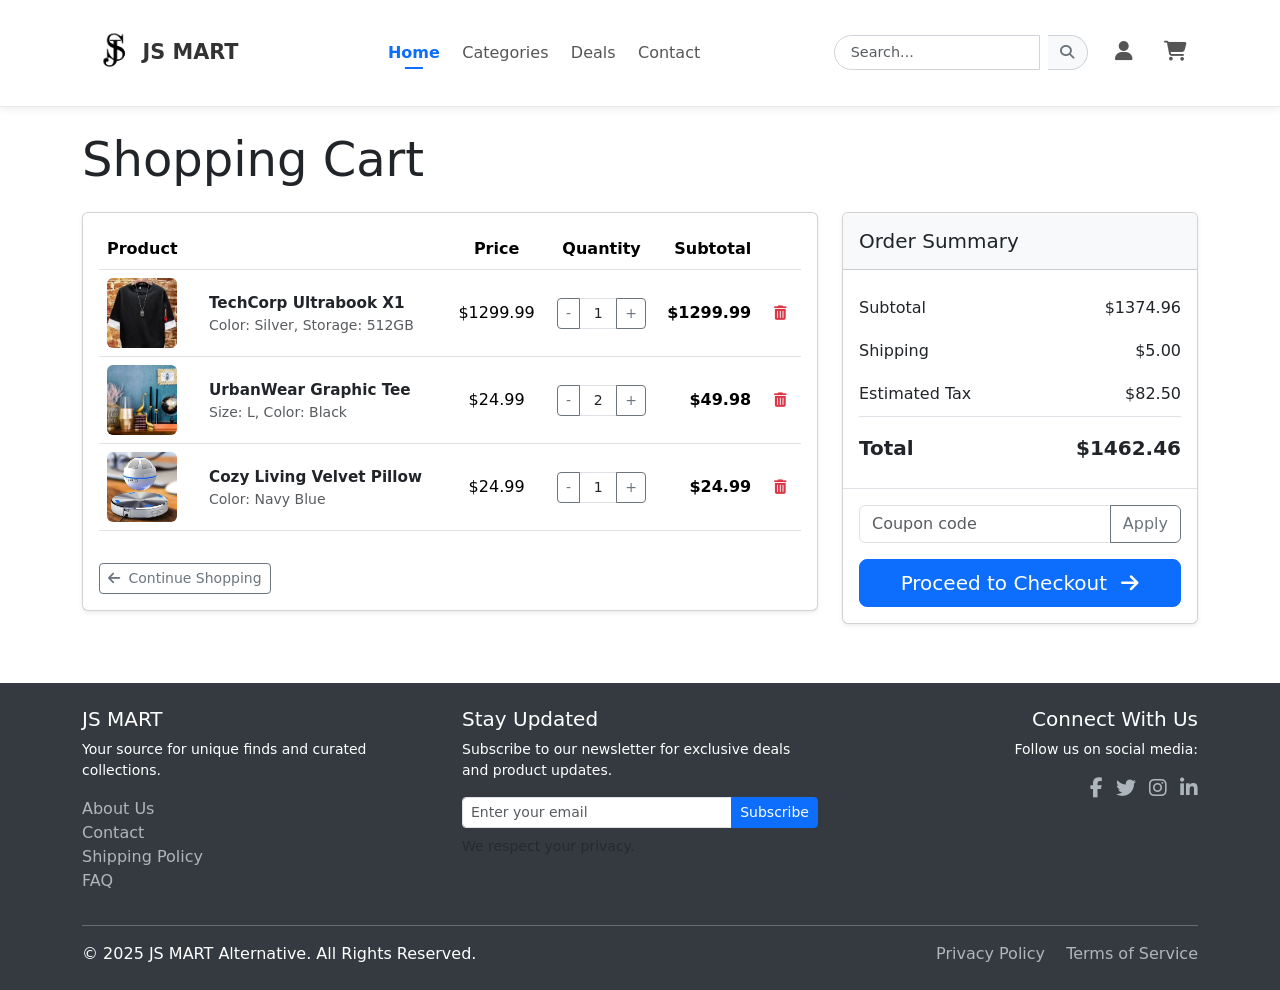
<file: cart.html>
<!DOCTYPE html>
<html lang="en">
<head>
    <meta charset="UTF-8">
    <meta name="viewport" content="width=device-width, initial-scale=1.0">
    <title>Shopping Cart - MyStore</title>

    <link href="https://cdn.jsdelivr.net/npm/bootstrap@5.3.2/dist/css/bootstrap.min.css" rel="stylesheet" integrity="sha384-T3c6CoIi6uLrA9TneNEoa7RxnatzjcDSCmG1MXxSR1GAsXEV/Dwwykc2MPK8M2HN" crossorigin="anonymous">

    <link rel="stylesheet" href="https://cdnjs.cloudflare.com/ajax/libs/font-awesome/6.5.1/css/all.min.css" integrity="sha512-DTOQO9RWCH3ppGqcWaEA1BIZOC6xxalwEsw9c2QQeAIftl+Vegovlnee1c9QX4TctnWMn13TZye+giMm8e2LwA==" crossorigin="anonymous" referrerpolicy="no-referrer" />

    <link rel="stylesheet" href="style.css">
    <link rel="shortcut icon" href="logo.png" type="image/x-icon">
</head>
<body>

    <nav class="navbar navbar-expand-lg navbar-custom sticky-top">
        <div class="container">
            <a class="navbar-brand d-flex align-items-center" href="index.html">
                <img src="logo.png" style="height: 70px; ;" alt="JS MART Logo">
                <span class="brand-text">JS MART</span>
            </a>
            <button class="navbar-toggler" type="button" data-bs-toggle="collapse" data-bs-target="#navbarNav" aria-controls="navbarNav" aria-expanded="false" aria-label="Toggle navigation">
                <span class="navbar-toggler-icon"></span>
            </button>
            <div class="collapse navbar-collapse" id="navbarNav">
                 <ul class="navbar-nav mx-auto mb-2 mb-lg-0">
                    <li class="nav-item">
                        <a class="nav-link active" aria-current="page" href="home.html">Home</a>
                    </li>
                    <li class="nav-item dropdown">
                         <a class="nav-link dropdown-toggle" href="#" id="navbarDropdownCategories" role="button" data-bs-toggle="dropdown" aria-expanded="false">
                           Categories
                         </a>
                         <ul class="dropdown-menu" aria-labelledby="navbarDropdownCategories">
                           <li><a class="dropdown-item" href="e.html">Electronics</a></li>
                           <li><a class="dropdown-item" href="c.html">Clothing</a></li>
                           <li><a class="dropdown-item" href="home.html">Home Goods</a></li>
                           <li><hr class="dropdown-divider"></li>
                           <li><a class="dropdown-item" href="a.html">All Products</a></li>
                         </ul>
                    </li>
                    <li class="nav-item">
                        <a class="nav-link" href="d.html">Deals</a>
                    </li>
                    <li class="nav-item">
                        <a class="nav-link" href="contact.html">Contact</a>
                    </li>
                 </ul>
                <div class="d-flex align-items-center">
                    <form class="d-flex me-3 search-form-custom" role="search">
                        <input class="form-control me-2 form-control-sm search-input-custom" type="search" placeholder="Search..." aria-label="Search">
                        <button class="btn btn-custom-search btn-sm" type="submit">
                           <i class="fas fa-search"></i>
                        </button>
                    </form>
                    <ul class="navbar-nav flex-row">
                         <li class="nav-item me-2">
                            <a class="nav-link icon-link" href="account.html" title="Account">
                                <i class="fas fa-user fa-lg"></i>
                            </a>
                        </li>
                        <li class="nav-item">
                            <a class="nav-link icon-link" href="cart.html" title="Cart">
                                <i class="fas fa-shopping-cart fa-lg"></i>
                            </a>
                        </li>
                    </ul>
                </div>
            </div>
        </div>
    </nav>

    <main class="container mt-4">
        <div class="row">
            <div class="col-12">
                <h1 class="display-5 mb-4">Shopping Cart</h1>
            </div>
        </div>

        <div class="row g-4">
            <div class="col-lg-8">
                <div class="card shadow-sm mb-4">
                    <div class="card-body">

                        <div id="empty-cart-message" class="text-center p-4" style="display: none;">
                            <i class="fas fa-shopping-cart fa-3x text-muted mb-3"></i>
                            <h4 class="mb-3">Your cart is currently empty.</h4>
                            <a href="index.html" class="btn btn-primary">Continue Shopping</a>
                        </div>

                        <div id="cart-table-container" class="table-responsive">
                             <table class="table align-middle cart-table">
                                <thead>
                                    <tr>
                                        <th scope="col" class="product-column">Product</th>
                                        <th scope="col" class="price-column text-center">Price</th>
                                        <th scope="col" class="quantity-column text-center">Quantity</th>
                                        <th scope="col" class="subtotal-column text-end">Subtotal</th>
                                        <th scope="col" class="remove-column text-center"></th>
                                    </tr>
                                </thead>
                                <tbody id="cart-items-body">
                                    <tr data-price="1299.99">
                                        <td>
                                            <div class="d-flex align-items-center">
                                                 <a href="#">
                                                    <img src="1.jpg" alt="Product Name" class="img-fluid rounded cart-item-img">
                                                 </a>
                                                <div class="ms-3">
                                                     <a href="#" class="text-dark text-decoration-none fw-semibold item-name">TechCorp Ultrabook X1</a>
                                                     <p class="small text-muted mb-0">Color: Silver, Storage: 512GB</p>
                                                </div>
                                            </div>
                                        </td>
                                        <td class="text-center item-price">$1299.99</td>
                                        <td>
                                            <div class="input-group input-group-sm justify-content-center">
                                                <button class="btn btn-outline-secondary btn-sm quantity-decrease" type="button">-</button>
                                                <input type="number" class="form-control quantity-input" value="1" min="1" aria-label="Quantity">
                                                <button class="btn btn-outline-secondary btn-sm quantity-increase" type="button">+</button>
                                            </div>
                                        </td>
                                        <td class="text-end fw-semibold item-subtotal">$1299.99</td>
                                        <td class="text-center">
                                             <button class="btn btn-sm btn-outline-danger border-0 remove-item-btn" title="Remove item" aria-label="Remove item">
                                                 <i class="fas fa-trash-alt"></i>
                                             </button>
                                        </td>
                                    </tr>

                                    <tr data-price="24.99">
                                        <td>
                                            <div class="d-flex align-items-center">
                                                 <a href="#">
                                                    <img src="3.jpg" alt="Product Name" class="img-fluid rounded cart-item-img">
                                                 </a>
                                                <div class="ms-3">
                                                    <a href="#" class="text-dark text-decoration-none fw-semibold item-name">UrbanWear Graphic Tee</a>
                                                    <p class="small text-muted mb-0">Size: L, Color: Black</p>
                                                </div>
                                            </div>
                                        </td>
                                        <td class="text-center item-price">$24.99</td>
                                        <td>
                                             <div class="input-group input-group-sm justify-content-center">
                                                <button class="btn btn-outline-secondary btn-sm quantity-decrease" type="button">-</button>
                                                <input type="number" class="form-control quantity-input" value="2" min="1" aria-label="Quantity">
                                                <button class="btn btn-outline-secondary btn-sm quantity-increase" type="button">+</button>
                                            </div>
                                        </td>
                                        <td class="text-end fw-semibold item-subtotal">$49.98</td>
                                        <td class="text-center">
                                            <button class="btn btn-sm btn-outline-danger border-0 remove-item-btn" title="Remove item" aria-label="Remove item">
                                                 <i class="fas fa-trash-alt"></i>
                                             </button>
                                        </td>
                                    </tr>

                                    <tr data-price="24.99">
                                        <td>
                                            <div class="d-flex align-items-center">
                                                <a href="#">
                                                    <img src="2.jpg" alt="Product Name" class="img-fluid rounded cart-item-img">
                                                </a>
                                                <div class="ms-3">
                                                    <a href="#" class="text-dark text-decoration-none fw-semibold item-name">Cozy Living Velvet Pillow</a>
                                                    <p class="small text-muted mb-0">Color: Navy Blue</p>
                                                </div>
                                            </div>
                                        </td>
                                        <td class="text-center item-price">$24.99</td>
                                        <td>
                                             <div class="input-group input-group-sm justify-content-center">
                                                <button class="btn btn-outline-secondary btn-sm quantity-decrease" type="button">-</button>
                                                <input type="number" class="form-control quantity-input" value="1" min="1" aria-label="Quantity">
                                                <button class="btn btn-outline-secondary btn-sm quantity-increase" type="button">+</button>
                                            </div>
                                        </td>
                                        <td class="text-end fw-semibold item-subtotal">$24.99</td>
                                        <td class="text-center">
                                             <button class="btn btn-sm btn-outline-danger border-0 remove-item-btn" title="Remove item" aria-label="Remove item">
                                                 <i class="fas fa-trash-alt"></i>
                                             </button>
                                        </td>
                                    </tr>

                                </tbody>
                            </table>
                        </div>

                        <div class="d-flex justify-content-between align-items-center mt-3 flex-wrap gap-2">
                            <a href="index.html" class="btn btn-outline-secondary btn-sm">
                                <i class="fas fa-arrow-left me-1"></i> Continue Shopping
                            </a>
                        </div>
                    </div>
                </div>
            </div>

            <div class="col-lg-4">
                <div class="card shadow-sm summary-card sticky-lg-top">
                    <div class="card-header bg-light py-3">
                        <h5 class="mb-0">Order Summary</h5>
                    </div>
                    <div class="card-body">
                        <ul class="list-group list-group-flush">
                            <li class="list-group-item d-flex justify-content-between align-items-center">
                                Subtotal
                                <span id="summary-subtotal">$1374.96</span>
                            </li>
                            <li class="list-group-item d-flex justify-content-between align-items-center">
                                Shipping
                                <span id="summary-shipping">$5.00</span>
                            </li>
                             <li class="list-group-item d-flex justify-content-between align-items-center">
                                Estimated Tax
                                <span id="summary-tax">$82.50</span>
                            </li>
                             <li class="list-group-item d-flex justify-content-between align-items-center border-top pt-3">
                                <strong class="fs-5">Total</strong>
                                <strong class="fs-5" id="summary-total">$1462.46</strong>
                            </li>
                        </ul>
                    </div>
                    <div class="card-body border-top">
                        <form class="mb-3" id="coupon-form">
                             <label for="coupon-code" class="form-label visually-hidden">Coupon Code</label>
                             <div class="input-group">
                                <input type="text" class="form-control" placeholder="Coupon code" aria-label="Coupon code" id="coupon-code">
                                <button class="btn btn-outline-secondary" type="submit" id="apply-coupon-btn">Apply</button>
                            </div>
                            <div id="coupon-message" class="form-text mt-2"></div>
                        </form>
                        <div class="d-grid">
                            <a href="#" class="btn btn-primary btn-lg" id="checkout-btn">
                                Proceed to Checkout <i class="fas fa-arrow-right ms-2"></i>
                            </a>
                        </div>
                    </div>
                </div>
            </div>
        </div>
    </main>

    <footer id="alternative-footer" class="mt-5 py-4">
        <div class="container">
            <div class="row">
                <!-- Column 1: Store Info & Key Links -->
                <div class="col-lg-4 col-md-6 mb-4 mb-lg-0">
                    <h5 class="footer-heading">JS MART</h5>
                    <p class="footer-text small">Your source for unique finds and curated collections.</p>
                    <ul class="list-unstyled footer-links">
                        <li><a href="#">About Us</a></li>
                        <li><a href="contact.html">Contact</a></li>
                        <li><a href="#">Shipping Policy</a></li>
                        <li><a href="#">FAQ</a></li>
                    </ul>
                </div>

                <!-- Column 2: Newsletter Signup -->
                <div class="col-lg-4 col-md-6 mb-4 mb-lg-0">
                    <h5 class="footer-heading">Stay Updated</h5>
                    <p class="footer-text small">Subscribe to our newsletter for exclusive deals and product updates.</p>
                    <form id="newsletter-form">
                        <div class="input-group">
                            <input type="email" class="form-control form-control-sm" placeholder="Enter your email" aria-label="Email Address" required>
                            <button class="btn btn-primary btn-sm" type="submit">Subscribe</button>
                        </div>
                        <div class="form-text small newsletter-form-text mt-2">We respect your privacy.</div>
                    </form>
                </div>

                <!-- Column 3: Social Media -->
                <div class="col-lg-4 col-md-12 text-lg-end text-md-center mt-md-3 mt-lg-0"> <!-- Adjust alignment & margin for smaller screens -->
                    <h5 class="footer-heading">Connect With Us</h5>
                    <p class="footer-text small d-none d-lg-block">Follow us on social media:</p> <!-- Hide on smaller screens if crowded -->
                    <div class="social-icons mt-2">
                        <a href="#" class="social-icon me-2" aria-label="Facebook"><i class="fab fa-facebook-f fa-lg"></i></a>
                        <a href="#" class="social-icon me-2" aria-label="Twitter"><i class="fab fa-twitter fa-lg"></i></a>
                        <a href="#" class="social-icon me-2" aria-label="Instagram"><i class="fab fa-instagram fa-lg"></i></a>
                        <a href="#" class="social-icon" aria-label="LinkedIn"><i class="fab fa-linkedin-in fa-lg"></i></a>
                    </div>
                </div>
            </div>

            <hr class="footer-divider"> <!-- Custom class for divider -->

            <div class="row align-items-center"> <!-- align-items-center for vertical alignment -->
                <div class="col-md-6 text-center text-md-start mb-2 mb-md-0">
                     <p class="footer-copyright mb-0">© 2025 JS MART Alternative. All Rights Reserved.</p>
                </div>
                 <div class="col-md-6 text-center text-md-end">
                    <a href="#" class="footer-policy-link me-3">Privacy Policy</a>
                    <a href="#" class="footer-policy-link">Terms of Service</a>
                </div>
            </div>
        </div>
    </footer>

    <script src="https://cdn.jsdelivr.net/npm/bootstrap@5.3.2/dist/js/bootstrap.bundle.min.js" integrity="sha384-C6RzsynM9kWDrMNeT87bh95OGNyZPhcTNXj1NW7RuBCsyN/o0jlpcV8Qyq46cDfL" crossorigin="anonymous"></script>

    <script src="script.js"></script>

</body>
</html>
</file>
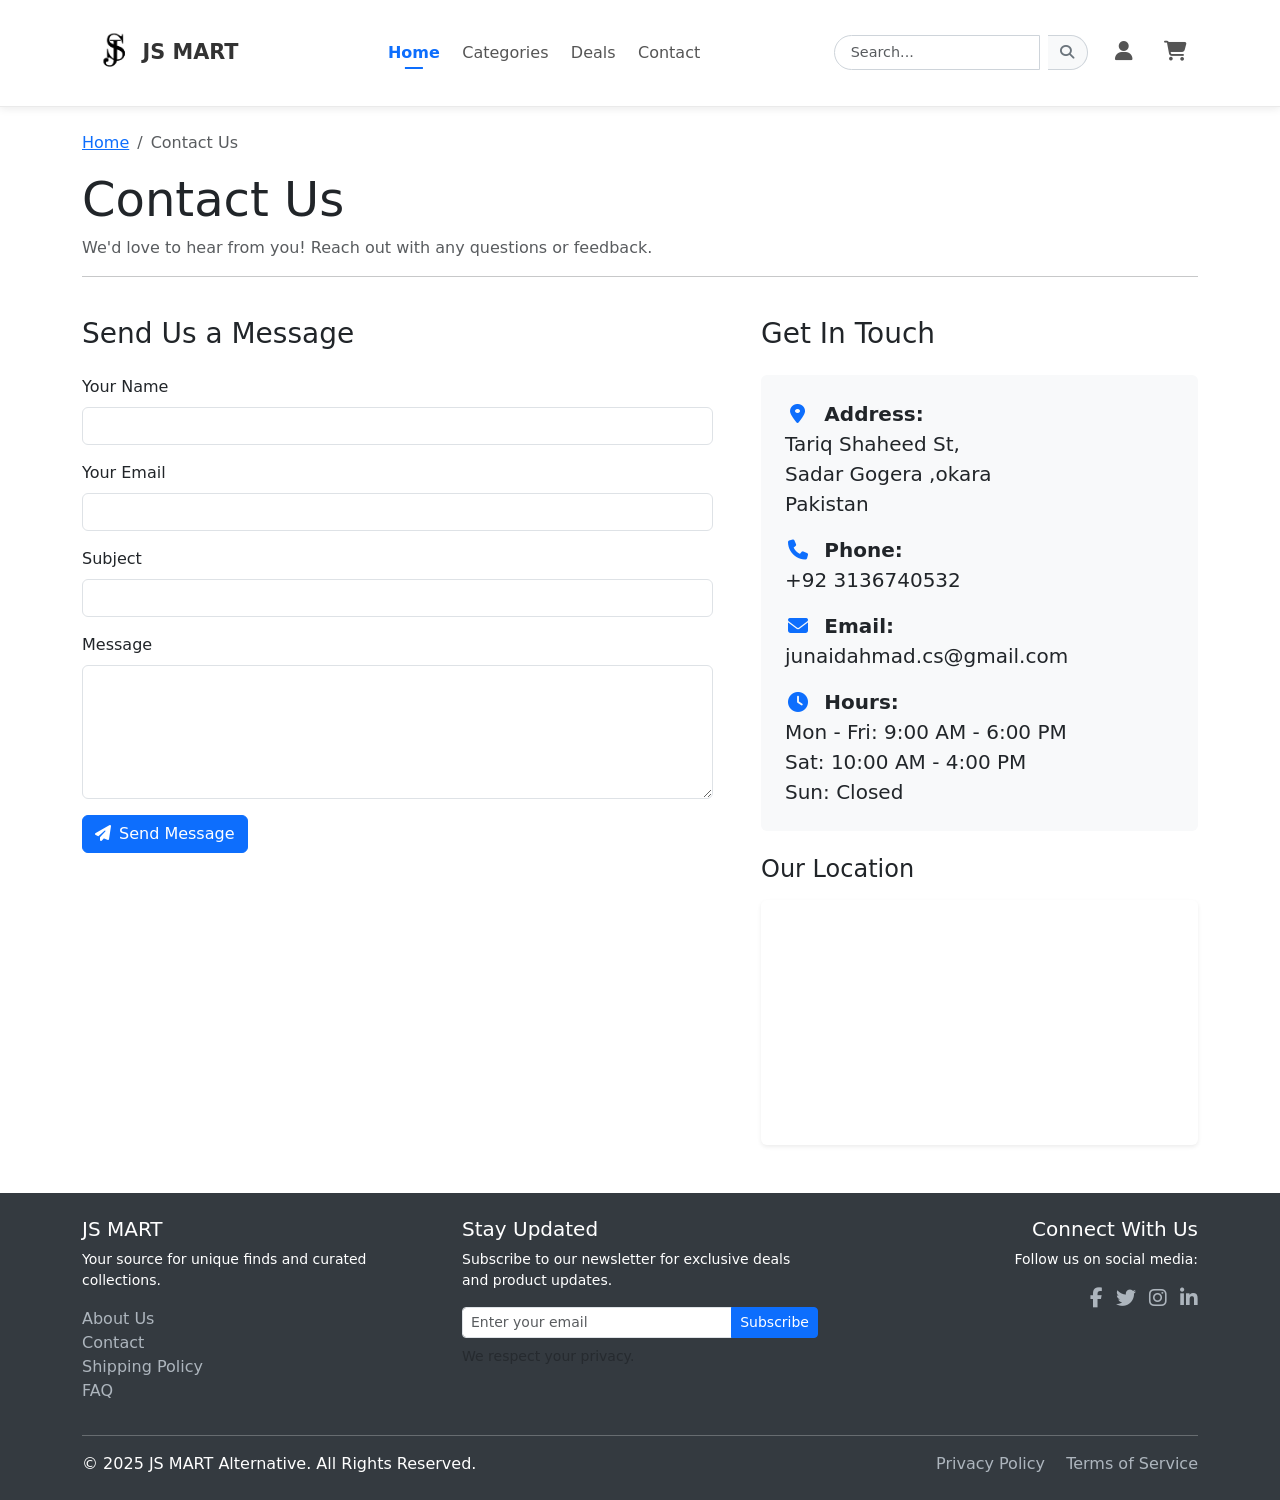
<file: contact.html>
<!DOCTYPE html>
<html lang="en">
<head>
    <meta charset="UTF-8">
    <meta name="viewport" content="width=device-width, initial-scale=1.0">
    <title>Contact Us - MyStore</title>

    <!-- Bootstrap CSS -->
    <link href="https://cdn.jsdelivr.net/npm/bootstrap@5.3.2/dist/css/bootstrap.min.css" rel="stylesheet" integrity="sha384-T3c6CoIi6uLrA9TneNEoa7RxnatzjcDSCmG1MXxSR1GAsXEV/Dwwykc2MPK8M2HN" crossorigin="anonymous">

    <!-- Font Awesome CSS -->
    <link rel="stylesheet" href="https://cdnjs.cloudflare.com/ajax/libs/font-awesome/6.5.1/css/all.min.css" integrity="sha512-DTOQO9RWCH3ppGqcWaEA1BIZOC6xxalwEsw9c2QQeAIftl+Vegovlnee1c9QX4TctnWMn13TZye+giMm8e2LwA==" crossorigin="anonymous" referrerpolicy="no-referrer" />
<link rel="stylesheet" href="style.css">
    <!-- Custom CSS -->
   
    <link rel="shortcut icon" href="logo.png" type="image/x-icon">
 
</head>
<body>

    <!-- Navigation Bar -->
    <nav class="navbar navbar-expand-lg navbar-custom sticky-top">
        <div class="container">
            <a class="navbar-brand d-flex align-items-center" href="index.html">
                <img src="logo.png" style="height: 70px; ;" alt="JS MART Logo">
                <span class="brand-text">JS MART</span>
            </a>
            <button class="navbar-toggler" type="button" data-bs-toggle="collapse" data-bs-target="#navbarNav" aria-controls="navbarNav" aria-expanded="false" aria-label="Toggle navigation">
                <span class="navbar-toggler-icon"></span>
            </button>
            <div class="collapse navbar-collapse" id="navbarNav">
                 <ul class="navbar-nav mx-auto mb-2 mb-lg-0">
                    <li class="nav-item">
                        <a class="nav-link active" aria-current="page" href="home.html">Home</a>
                    </li>
                    <li class="nav-item dropdown">
                         <a class="nav-link dropdown-toggle" href="#" id="navbarDropdownCategories" role="button" data-bs-toggle="dropdown" aria-expanded="false">
                           Categories
                         </a>
                         <ul class="dropdown-menu" aria-labelledby="navbarDropdownCategories">
                           <li><a class="dropdown-item" href="e.html">Electronics</a></li>
                           <li><a class="dropdown-item" href="c.html">Clothing</a></li>
                           <li><a class="dropdown-item" href="home.html">Home Goods</a></li>
                           <li><hr class="dropdown-divider"></li>
                           <li><a class="dropdown-item" href="a.html">All Products</a></li>
                         </ul>
                    </li>
                    <li class="nav-item">
                        <a class="nav-link" href="d.html">Deals</a>
                    </li>
                    <li class="nav-item">
                        <a class="nav-link" href="contact.html">Contact</a>
                    </li>
                 </ul>
                <div class="d-flex align-items-center">
                    <form class="d-flex me-3 search-form-custom" role="search">
                        <input class="form-control me-2 form-control-sm search-input-custom" type="search" placeholder="Search..." aria-label="Search">
                        <button class="btn btn-custom-search btn-sm" type="submit">
                           <i class="fas fa-search"></i>
                        </button>
                    </form>
                    <ul class="navbar-nav flex-row">
                         <li class="nav-item me-2">
                            <a class="nav-link icon-link" href="account.html" title="Account">
                                <i class="fas fa-user fa-lg"></i>
                            </a>
                        </li>
                        <li class="nav-item">
                            <a class="nav-link icon-link" href="cart.html" title="Cart">
                                <i class="fas fa-shopping-cart fa-lg"></i>
                            </a>
                        </li>
                    </ul>
                </div>
            </div>
        </div>
    </nav>
    <!-- Main Content -->
    <main class="container mt-4">
        <div class="row">
            <!-- Page Title & Breadcrumbs -->
            <div class="col-12 mb-4">
                 <nav aria-label="breadcrumb">
                  <ol class="breadcrumb">
                    <li class="breadcrumb-item"><a href="index.html">Home</a></li>
                    <li class="breadcrumb-item active" aria-current="page">Contact Us</li>
                  </ol>
                </nav>
                <h1 class="display-5">Contact Us</h1>
                <p class="text-muted">We'd love to hear from you! Reach out with any questions or feedback.</p>
                <hr>
            </div>
        </div>

        <div class="row g-5">
            <!-- Contact Form Section -->
            <div class="col-lg-7">
                <h3 class="mb-4">Send Us a Message</h3>
                <form id="contactForm" action="#" method="POST"> <!-- Add your form processing URL in 'action' -->
                     <!-- Name Input -->
                    <div class="mb-3">
                        <label for="contactName" class="form-label">Your Name</label>
                        <input type="text" class="form-control" id="contactName" name="name" required>
                    </div>

                    <!-- Email Input -->
                    <div class="mb-3">
                        <label for="contactEmail" class="form-label">Your Email</label>
                        <input type="email" class="form-control" id="contactEmail" name="email" required>
                    </div>

                     <!-- Subject Input -->
                     <div class="mb-3">
                        <label for="contactSubject" class="form-label">Subject</label>
                        <input type="text" class="form-control" id="contactSubject" name="subject">
                    </div>

                    <!-- Message Textarea -->
                    <div class="mb-3">
                        <label for="contactMessage" class="form-label">Message</label>
                        <textarea class="form-control" id="contactMessage" name="message" rows="5" required></textarea>
                    </div>

                    <!-- Submit Button -->
                    <button type="submit" class="btn btn-primary">
                         <i class="fas fa-paper-plane me-2"></i>Send Message
                    </button>
                </form>
                 <!-- Optional: Add success/error message placeholder -->
                 <div id="formMessage" class="mt-3"></div>
            </div>

            <!-- Contact Info Section -->
            <div class="col-lg-5">
                 <h3 class="mb-4">Get In Touch</h3>
                 <div class="contact-info mb-4 p-4 bg-light rounded">
                     <p class="mb-3 fs-5">
                        <i class="fas fa-map-marker-alt fa-fw me-2"></i>
                        <strong>Address:</strong><br>
                        Tariq Shaheed St,<br>
                       Sadar Gogera ,okara <br>
                    Pakistan
                     </p>
                     <p class="mb-3 fs-5">
                        <i class="fas fa-phone fa-fw me-2"></i>
                        <strong>Phone:</strong><br>
                        <a href="tel:+92 3136740532" class="text-decoration-none text-dark">+92 3136740532</a>
                     </p>
                     <p class="mb-3 fs-5">
                         <i class="fas fa-envelope fa-fw me-2"></i>
                        <strong>Email:</strong><br>
                        <a href="junaidahmad.cs@gmail.com" class="text-decoration-none text-dark">junaidahmad.cs@gmail.com</a>
                     </p>
                      <p class="mb-0 fs-5">
                         <i class="fas fa-clock fa-fw me-2"></i>
                        <strong>Hours:</strong><br>
                        Mon - Fri: 9:00 AM - 6:00 PM<br>
                        Sat: 10:00 AM - 4:00 PM<br>
                        Sun: Closed
                     </p>
                 </div>

                 <!-- Optional: Map Section -->
                 <h4 class="mb-3">Our Location</h4>
                 <div class="map-container shadow-sm rounded">
                    <!-- Replace with your actual map embed code -->
                    <iframe
                        src="https://www.google.com/maps/embed?pb=!1m18!1m12!1m3!1d387193.3059699934!2d-74.25986686912715!3d40.697149422112764!2m3!1f0!2f0!3f0!3m2!1i1024!2i768!4f13.1!3m3!1m2!1s0x89c24fa5d33f083b%3A0xc80b8f06e177fe62!2sNew%20York%2C%20NY%2C%20USA!5e0!3m2!1sen!2sca!4v1678886343985!5m2!1sen!2sca"
                        allowfullscreen="" loading="lazy" referrerpolicy="no-referrer-when-downgrade">
                    </iframe>
                 </div>
            </div>
        </div> <!-- End Row -->

    </main>

    <footer id="alternative-footer" class="mt-5 py-4">
        <div class="container">
            <div class="row">
                <!-- Column 1: Store Info & Key Links -->
                <div class="col-lg-4 col-md-6 mb-4 mb-lg-0">
                    <h5 class="footer-heading">JS MART</h5>
                    <p class="footer-text small">Your source for unique finds and curated collections.</p>
                    <ul class="list-unstyled footer-links">
                        <li><a href="#">About Us</a></li>
                        <li><a href="contact.html">Contact</a></li>
                        <li><a href="#">Shipping Policy</a></li>
                        <li><a href="#">FAQ</a></li>
                    </ul>
                </div>

                <!-- Column 2: Newsletter Signup -->
                <div class="col-lg-4 col-md-6 mb-4 mb-lg-0">
                    <h5 class="footer-heading">Stay Updated</h5>
                    <p class="footer-text small">Subscribe to our newsletter for exclusive deals and product updates.</p>
                    <form id="newsletter-form">
                        <div class="input-group">
                            <input type="email" class="form-control form-control-sm" placeholder="Enter your email" aria-label="Email Address" required>
                            <button class="btn btn-primary btn-sm" type="submit">Subscribe</button>
                        </div>
                        <div class="form-text small newsletter-form-text mt-2">We respect your privacy.</div>
                    </form>
                </div>

                <!-- Column 3: Social Media -->
                <div class="col-lg-4 col-md-12 text-lg-end text-md-center mt-md-3 mt-lg-0"> <!-- Adjust alignment & margin for smaller screens -->
                    <h5 class="footer-heading">Connect With Us</h5>
                    <p class="footer-text small d-none d-lg-block">Follow us on social media:</p> <!-- Hide on smaller screens if crowded -->
                    <div class="social-icons mt-2">
                        <a href="#" class="social-icon me-2" aria-label="Facebook"><i class="fab fa-facebook-f fa-lg"></i></a>
                        <a href="#" class="social-icon me-2" aria-label="Twitter"><i class="fab fa-twitter fa-lg"></i></a>
                        <a href="#" class="social-icon me-2" aria-label="Instagram"><i class="fab fa-instagram fa-lg"></i></a>
                        <a href="#" class="social-icon" aria-label="LinkedIn"><i class="fab fa-linkedin-in fa-lg"></i></a>
                    </div>
                </div>
            </div>

            <hr class="footer-divider"> <!-- Custom class for divider -->

            <div class="row align-items-center"> <!-- align-items-center for vertical alignment -->
                <div class="col-md-6 text-center text-md-start mb-2 mb-md-0">
                     <p class="footer-copyright mb-0">© 2025 JS MART Alternative. All Rights Reserved.</p>
                </div>
                 <div class="col-md-6 text-center text-md-end">
                    <a href="#" class="footer-policy-link me-3">Privacy Policy</a>
                    <a href="#" class="footer-policy-link">Terms of Service</a>
                </div>
            </div>
        </div>
    </footer>

    <!-- Bootstrap Bundle with Popper -->
    <script src="https://cdn.jsdelivr.net/npm/bootstrap@5.3.2/dist/js/bootstrap.bundle.min.js" integrity="sha384-C6RzsynM9kWDrMNeT87bh95OGNyZPhcTNXj1NW7RuBCsyN/o0jlpcV8Qyq46cDfL" crossorigin="anonymous"></script>

   

</body>
</html>
</file>
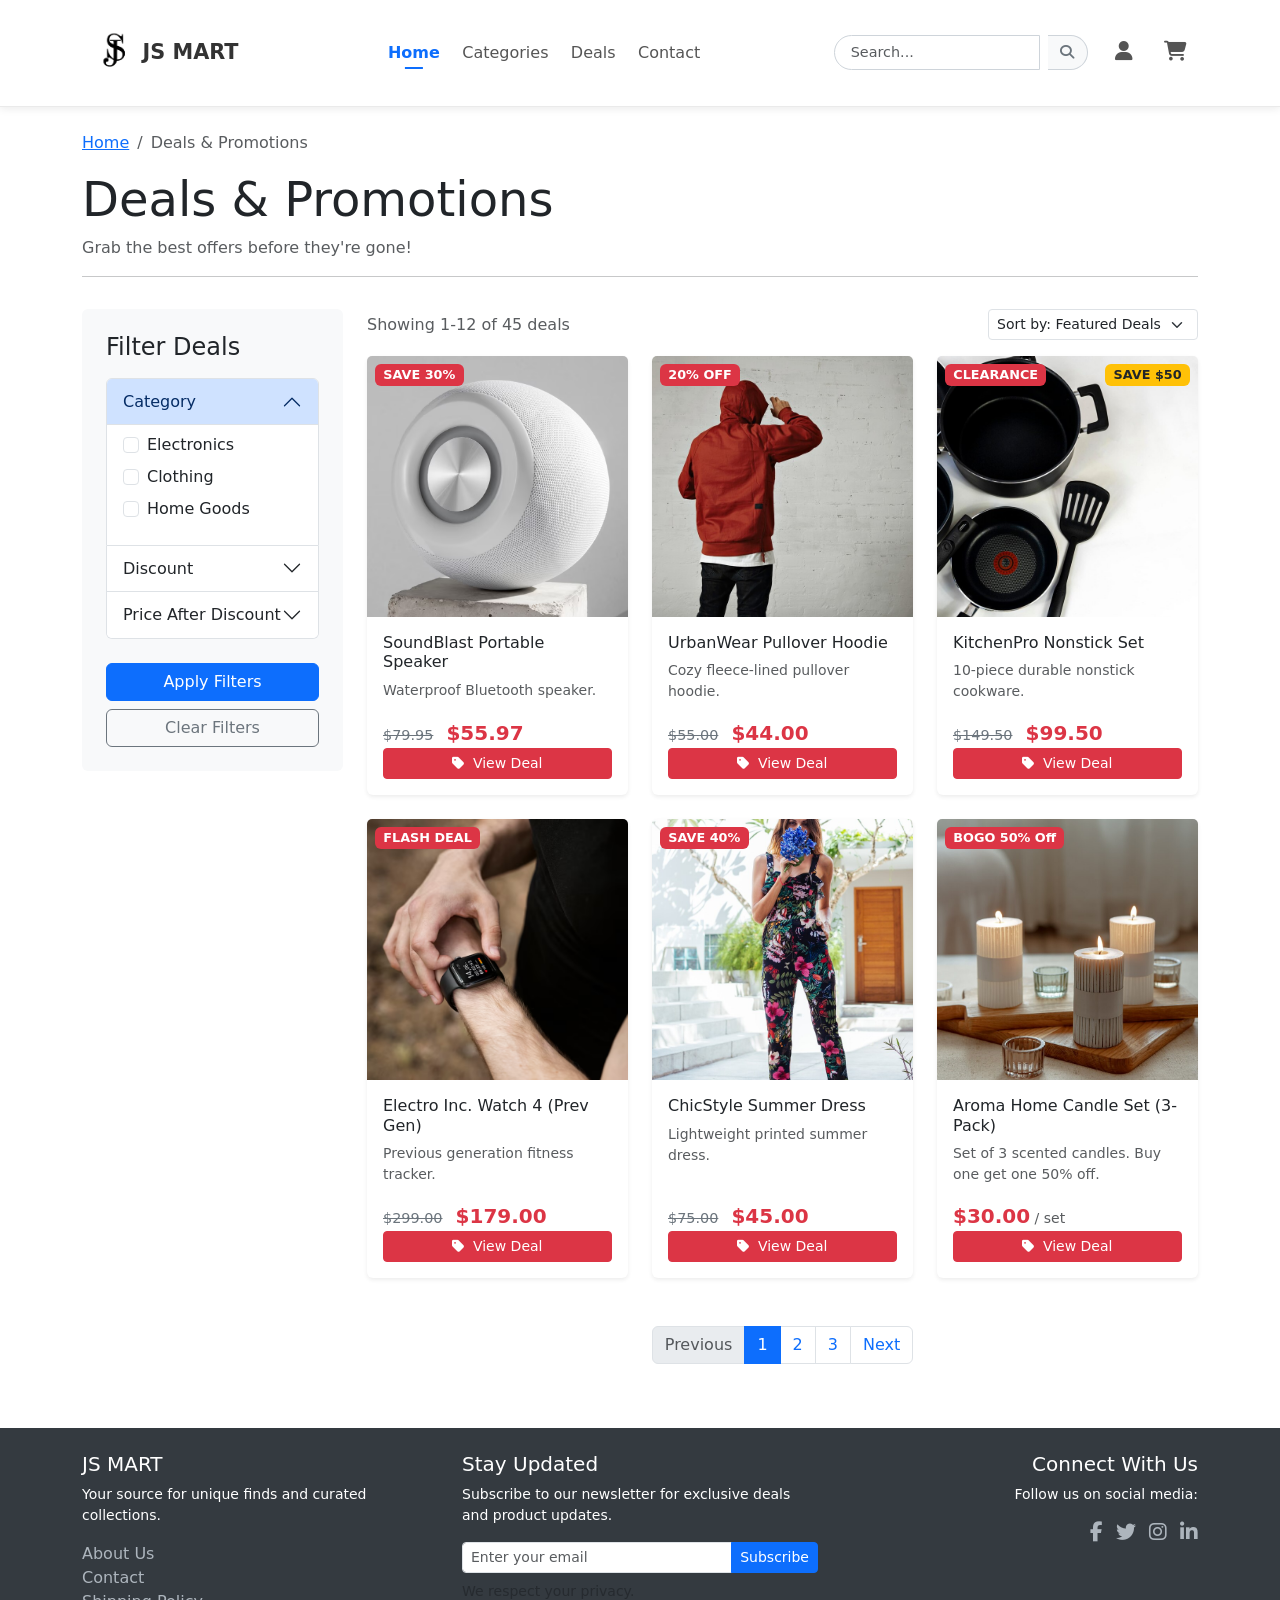
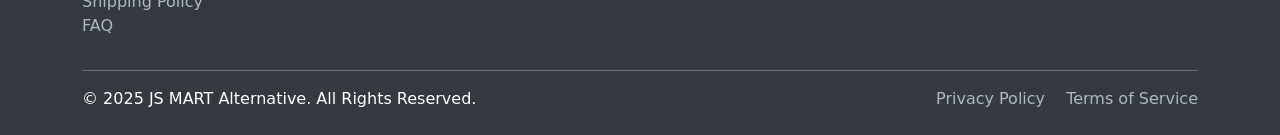
<file: d.html>
<!DOCTYPE html>
<html lang="en">
<head>
    <meta charset="UTF-8">
    <meta name="viewport" content="width=device-width, initial-scale=1.0">
    <title>Deals & Promotions - MyStore</title>

    <!-- Bootstrap CSS -->
    <link href="https://cdn.jsdelivr.net/npm/bootstrap@5.3.2/dist/css/bootstrap.min.css" rel="stylesheet" integrity="sha384-T3c6CoIi6uLrA9TneNEoa7RxnatzjcDSCmG1MXxSR1GAsXEV/Dwwykc2MPK8M2HN" crossorigin="anonymous">

    <!-- Font Awesome CSS -->
    <link rel="stylesheet" href="https://cdnjs.cloudflare.com/ajax/libs/font-awesome/6.5.1/css/all.min.css" integrity="sha512-DTOQO9RWCH3ppGqcWaEA1BIZOC6xxalwEsw9c2QQeAIftl+Vegovlnee1c9QX4TctnWMn13TZye+giMm8e2LwA==" crossorigin="anonymous" referrerpolicy="no-referrer" />

    <!-- Custom CSS -->
   <link rel="stylesheet" href="style.css">
   <link rel="shortcut icon" href="logo.png" type="image/x-icon">
</head>
<body>

    <!-- Navigation Bar -->
    <nav class="navbar navbar-expand-lg navbar-custom sticky-top">
        <div class="container">
            <a class="navbar-brand d-flex align-items-center" href="index.html">
                <img src="logo.png" style="height: 70px; ;" alt="JS MART Logo">
                <span class="brand-text">JS MART</span>
            </a>
            <button class="navbar-toggler" type="button" data-bs-toggle="collapse" data-bs-target="#navbarNav" aria-controls="navbarNav" aria-expanded="false" aria-label="Toggle navigation">
                <span class="navbar-toggler-icon"></span>
            </button>
            <div class="collapse navbar-collapse" id="navbarNav">
                 <ul class="navbar-nav mx-auto mb-2 mb-lg-0">
                    <li class="nav-item">
                        <a class="nav-link active" aria-current="page" href="home.html">Home</a>
                    </li>
                    <li class="nav-item dropdown">
                         <a class="nav-link dropdown-toggle" href="#" id="navbarDropdownCategories" role="button" data-bs-toggle="dropdown" aria-expanded="false">
                           Categories
                         </a>
                         <ul class="dropdown-menu" aria-labelledby="navbarDropdownCategories">
                           <li><a class="dropdown-item" href="e.html">Electronics</a></li>
                           <li><a class="dropdown-item" href="c.html">Clothing</a></li>
                           <li><a class="dropdown-item" href="home.html">Home Goods</a></li>
                           <li><hr class="dropdown-divider"></li>
                           <li><a class="dropdown-item" href="a.html">All Products</a></li>
                         </ul>
                    </li>
                    <li class="nav-item">
                        <a class="nav-link" href="d.html">Deals</a>
                    </li>
                    <li class="nav-item">
                        <a class="nav-link" href="contact.html">Contact</a>
                    </li>
                 </ul>
                <div class="d-flex align-items-center">
                    <form class="d-flex me-3 search-form-custom" role="search">
                        <input class="form-control me-2 form-control-sm search-input-custom" type="search" placeholder="Search..." aria-label="Search">
                        <button class="btn btn-custom-search btn-sm" type="submit">
                           <i class="fas fa-search"></i>
                        </button>
                    </form>
                    <ul class="navbar-nav flex-row">
                         <li class="nav-item me-2">
                            <a class="nav-link icon-link" href="account.html" title="Account">
                                <i class="fas fa-user fa-lg"></i>
                            </a>
                        </li>
                        <li class="nav-item">
                            <a class="nav-link icon-link" href="cart.html" title="Cart">
                                <i class="fas fa-shopping-cart fa-lg"></i>
                            </a>
                        </li>
                    </ul>
                </div>
            </div>
        </div>
    </nav>

    <!-- Main Content -->
    <main class="container mt-4">
        <div class="row">
             <!-- Page Title & Breadcrumbs -->
            <div class="col-12 mb-3">
                 <nav aria-label="breadcrumb">
                  <ol class="breadcrumb">
                    <li class="breadcrumb-item"><a href="index.html">Home</a></li>
                    <li class="breadcrumb-item active" aria-current="page">Deals & Promotions</li>
                  </ol>
                </nav>
                <h1 class="display-5">Deals & Promotions</h1>
                <p class="text-muted">Grab the best offers before they're gone!</p>
                <hr>
            </div>
        </div>

        <div class="row">
            <!-- Filters Sidebar -->
            <aside class="col-lg-3 mb-4">
                <div class="filter-sidebar sticky-lg-top" style="top: 80px;">
                    <h4 class="mb-3">Filter Deals</h4>

                    <!-- Filter Accordion -->
                    <div class="accordion" id="filterAccordion">

                        <!-- Category Filter -->
                        <div class="accordion-item">
                            <h2 class="accordion-header" id="headingCategory">
                                <button class="accordion-button" type="button" data-bs-toggle="collapse" data-bs-target="#collapseCategory" aria-expanded="true" aria-controls="collapseCategory">
                                    Category
                                </button>
                            </h2>
                            <div id="collapseCategory" class="accordion-collapse collapse show" aria-labelledby="headingCategory" data-bs-parent="#filterAccordion">
                                <div class="accordion-body">
                                    <div class="form-check mb-2"><input class="form-check-input" type="checkbox" value="" id="catElectronics"><label class="form-check-label" for="catElectronics">Electronics</label></div>
                                    <div class="form-check mb-2"><input class="form-check-input" type="checkbox" value="" id="catClothing"><label class="form-check-label" for="catClothing">Clothing</label></div>
                                    <div class="form-check mb-2"><input class="form-check-input" type="checkbox" value="" id="catHomeGoods"><label class="form-check-label" for="catHomeGoods">Home Goods</label></div>
                                </div>
                            </div>
                        </div>

                         <!-- Discount Filter -->
                         <div class="accordion-item">
                            <h2 class="accordion-header" id="headingDiscount">
                                <button class="accordion-button collapsed" type="button" data-bs-toggle="collapse" data-bs-target="#collapseDiscount" aria-expanded="false" aria-controls="collapseDiscount">
                                    Discount
                                </button>
                            </h2>
                            <div id="collapseDiscount" class="accordion-collapse collapse" aria-labelledby="headingDiscount" data-bs-parent="#filterAccordion">
                                <div class="accordion-body">
                                    <div class="form-check mb-2"><input class="form-check-input" type="checkbox" value="" id="discount10"><label class="form-check-label" for="discount10">10% off or more</label></div>
                                    <div class="form-check mb-2"><input class="form-check-input" type="checkbox" value="" id="discount25"><label class="form-check-label" for="discount25">25% off or more</label></div>
                                    <div class="form-check mb-2"><input class="form-check-input" type="checkbox" value="" id="discount50"><label class="form-check-label" for="discount50">50% off or more</label></div>
                                    <div class="form-check"><input class="form-check-input" type="checkbox" value="" id="discountClearance"><label class="form-check-label" for="discountClearance">Clearance (70%+)</label></div>
                                </div>
                            </div>
                        </div>


                         <!-- Price Range Filter -->
                        <div class="accordion-item">
                            <h2 class="accordion-header" id="headingPrice">
                                <button class="accordion-button collapsed" type="button" data-bs-toggle="collapse" data-bs-target="#collapsePrice" aria-expanded="false" aria-controls="collapsePrice">
                                    Price After Discount
                                </button>
                            </h2>
                            <div id="collapsePrice" class="accordion-collapse collapse" aria-labelledby="headingPrice" data-bs-parent="#filterAccordion">
                                <div class="accordion-body">
                                    <label for="priceRange" class="form-label">Max Price: $<span id="priceValue">100</span></label>
                                    <input type="range" class="form-range" min="0" max="500" step="5" id="priceRange" value="100" oninput="document.getElementById('priceValue').textContent = this.value">
                                     <div class="d-flex justify-content-between mt-1 small text-muted">
                                        <span>$0</span>
                                        <span>$500+</span>
                                    </div>
                                </div>
                            </div>
                        </div>


                    </div> <!-- End Accordion -->

                     <div class="d-grid gap-2 mt-4">
                         <button class="btn btn-primary" type="button">Apply Filters</button>
                         <button class="btn btn-outline-secondary" type="button">Clear Filters</button>
                    </div>
                </div>
            </aside>

            <!-- Product Listing Area -->
            <section class="col-lg-9">
                 <!-- Sorting Dropdown -->
                <div class="d-flex justify-content-between align-items-center mb-3">
                    <span class="text-muted">Showing 1-12 of 45 deals</span> <!-- Example deal count -->
                    <div class="col-auto">
                        <select class="form-select form-select-sm" aria-label="Sort products">
                            <option selected>Sort by: Featured Deals</option>
                            <option value="1">Biggest Discount (%)</option>
                            <option value="2">Price: Low to High</option>
                            <option value="3">Price: High to Low</option>
                            <option value="4">Ending Soon</option> <!-- Requires backend logic -->
                        </select>
                    </div>
                </div>

                <!-- Product Grid -->
                <div class="row row-cols-1 row-cols-sm-2 row-cols-md-3 g-4">
                    <!-- Deal Card 1: Electronics -->
                    <div class="col">
                        <div class="card h-100 shadow-sm product-card border-0">
                             <span class="badge bg-danger position-absolute top-0 start-0 m-2 deal-badge">SAVE 30%</span>
                            <img src="13.avif" class="card-img-top" alt="Bluetooth Speaker">
                            <div class="card-body d-flex flex-column">
                                <h5 class="card-title fs-6">SoundBlast Portable Speaker</h5>
                                <p class="card-text small text-muted flex-grow-1">Waterproof Bluetooth speaker.</p>
                                <div>
                                     <span class="original-price me-2">$79.95</span>
                                     <span class="fw-bold fs-5 deal-price">$55.97</span>
                                </div>
                                <a href="#" class="btn btn-danger btn-sm mt-auto w-100">
                                    <i class="fas fa-tag me-1"></i> View Deal
                                </a>
                            </div>
                        </div>
                    </div>

                     <!-- Deal Card 2: Clothing -->
                    <div class="col">
                        <div class="card h-100 shadow-sm product-card border-0">
                             <span class="badge bg-danger position-absolute top-0 start-0 m-2 deal-badge">20% OFF</span>
                            <img src="18.jpg" class="card-img-top" alt="Hoodie">
                            <div class="card-body d-flex flex-column">
                                <h5 class="card-title fs-6">UrbanWear Pullover Hoodie</h5>
                                <p class="card-text small text-muted flex-grow-1">Cozy fleece-lined pullover hoodie.</p>
                                 <div>
                                     <span class="original-price me-2">$55.00</span>
                                     <span class="fw-bold fs-5 deal-price">$44.00</span>
                                </div>
                                <a href="#" class="btn btn-danger btn-sm mt-auto w-100">
                                    <i class="fas fa-tag me-1"></i> View Deal
                                </a>
                            </div>
                        </div>
                    </div>

                     <!-- Deal Card 3: Home Goods -->
                    <div class="col">
                        <div class="card h-100 shadow-sm product-card border-0">
                            <span class="badge bg-danger position-absolute top-0 start-0 m-2 deal-badge">CLEARANCE</span>
                             <span class="badge bg-warning text-dark position-absolute top-0 end-0 m-2 deal-badge">SAVE $50</span>
                            <img src="21.jpg" class="card-img-top" alt="Cookware Set">
                            <div class="card-body d-flex flex-column">
                                <h5 class="card-title fs-6">KitchenPro Nonstick Set</h5>
                                <p class="card-text small text-muted flex-grow-1">10-piece durable nonstick cookware.</p>
                                 <div>
                                     <span class="original-price me-2">$149.50</span>
                                     <span class="fw-bold fs-5 deal-price">$99.50</span>
                                </div>
                                <a href="#" class="btn btn-danger btn-sm mt-auto w-100">
                                    <i class="fas fa-tag me-1"></i> View Deal
                                </a>
                            </div>
                        </div>
                    </div>

                    <!-- Deal Card 4: Electronics -->
                    <div class="col">
                        <div class="card h-100 shadow-sm product-card border-0">
                             <span class="badge bg-danger position-absolute top-0 start-0 m-2 deal-badge">FLASH DEAL</span>
                            <img src="11.avif" class="card-img-top" alt="Smartwatch">
                            <div class="card-body d-flex flex-column">
                                <h5 class="card-title fs-6">Electro Inc. Watch 4 (Prev Gen)</h5>
                                <p class="card-text small text-muted flex-grow-1">Previous generation fitness tracker.</p>
                                 <div>
                                     <span class="original-price me-2">$299.00</span>
                                     <span class="fw-bold fs-5 deal-price">$179.00</span>
                                </div>
                                <a href="#" class="btn btn-danger btn-sm mt-auto w-100">
                                    <i class="fas fa-tag me-1"></i> View Deal
                                </a>
                            </div>
                        </div>
                    </div>

                    <!-- Deal Card 5: Clothing -->
                    <div class="col">
                        <div class="card h-100 shadow-sm product-card border-0">
                            <span class="badge bg-danger position-absolute top-0 start-0 m-2 deal-badge">SAVE 40%</span>
                            <img src="16.jpg" class="card-img-top" alt="Dress">
                            <div class="card-body d-flex flex-column">
                                <h5 class="card-title fs-6">ChicStyle Summer Dress</h5>
                                <p class="card-text small text-muted flex-grow-1">Lightweight printed summer dress.</p>
                                <div>
                                     <span class="original-price me-2">$75.00</span>
                                     <span class="fw-bold fs-5 deal-price">$45.00</span>
                                </div>
                                <a href="#" class="btn btn-danger btn-sm mt-auto w-100">
                                    <i class="fas fa-tag me-1"></i> View Deal
                                </a>
                            </div>
                        </div>
                    </div>

                    <!-- Deal Card 6: Home Goods -->
                     <div class="col">
                        <div class="card h-100 shadow-sm product-card border-0">
                             <span class="badge bg-danger position-absolute top-0 start-0 m-2 deal-badge">BOGO 50% Off</span> <!-- Example text badge -->
                            <img src="28.jpg" class="card-img-top" alt="Candle Set">
                            <div class="card-body d-flex flex-column">
                                <h5 class="card-title fs-6">Aroma Home Candle Set (3-Pack)</h5>
                                <p class="card-text small text-muted flex-grow-1">Set of 3 scented candles. Buy one get one 50% off.</p>
                                 <div>
                                     <!-- Price display might be different for BOGO -->
                                     <span class="fw-bold fs-5 deal-price">$30.00</span><span class="small text-muted"> / set</span>
                                </div>
                                <a href="#" class="btn btn-danger btn-sm mt-auto w-100">
                                    <i class="fas fa-tag me-1"></i> View Deal
                                </a>
                            </div>
                        </div>
                    </div>

                    <!-- Add more deal cards as needed -->

                </div> <!-- End Product Grid -->

                <!-- Pagination -->
                 <nav aria-label="Page navigation" class="mt-5 d-flex justify-content-center">
                    <ul class="pagination">
                        <li class="page-item disabled"><a class="page-link" href="#">Previous</a></li>
                        <li class="page-item active" aria-current="page"><a class="page-link" href="#">1</a></li>
                        <li class="page-item"><a class="page-link" href="#">2</a></li>
                        <li class="page-item"><a class="page-link" href="#">3</a></li>
                        <li class="page-item"><a class="page-link" href="#">Next</a></li>
                    </ul>
                </nav>

            </section>
        </div> <!-- End Row -->
    </main>

    <footer id="alternative-footer" class="mt-5 py-4">
        <div class="container">
            <div class="row">
                <!-- Column 1: Store Info & Key Links -->
                <div class="col-lg-4 col-md-6 mb-4 mb-lg-0">
                    <h5 class="footer-heading">JS MART</h5>
                    <p class="footer-text small">Your source for unique finds and curated collections.</p>
                    <ul class="list-unstyled footer-links">
                        <li><a href="#">About Us</a></li>
                        <li><a href="contact.html">Contact</a></li>
                        <li><a href="#">Shipping Policy</a></li>
                        <li><a href="#">FAQ</a></li>
                    </ul>
                </div>

                <!-- Column 2: Newsletter Signup -->
                <div class="col-lg-4 col-md-6 mb-4 mb-lg-0">
                    <h5 class="footer-heading">Stay Updated</h5>
                    <p class="footer-text small">Subscribe to our newsletter for exclusive deals and product updates.</p>
                    <form id="newsletter-form">
                        <div class="input-group">
                            <input type="email" class="form-control form-control-sm" placeholder="Enter your email" aria-label="Email Address" required>
                            <button class="btn btn-primary btn-sm" type="submit">Subscribe</button>
                        </div>
                        <div class="form-text small newsletter-form-text mt-2">We respect your privacy.</div>
                    </form>
                </div>

                <!-- Column 3: Social Media -->
                <div class="col-lg-4 col-md-12 text-lg-end text-md-center mt-md-3 mt-lg-0"> <!-- Adjust alignment & margin for smaller screens -->
                    <h5 class="footer-heading">Connect With Us</h5>
                    <p class="footer-text small d-none d-lg-block">Follow us on social media:</p> <!-- Hide on smaller screens if crowded -->
                    <div class="social-icons mt-2">
                        <a href="#" class="social-icon me-2" aria-label="Facebook"><i class="fab fa-facebook-f fa-lg"></i></a>
                        <a href="#" class="social-icon me-2" aria-label="Twitter"><i class="fab fa-twitter fa-lg"></i></a>
                        <a href="#" class="social-icon me-2" aria-label="Instagram"><i class="fab fa-instagram fa-lg"></i></a>
                        <a href="#" class="social-icon" aria-label="LinkedIn"><i class="fab fa-linkedin-in fa-lg"></i></a>
                    </div>
                </div>
            </div>

            <hr class="footer-divider"> <!-- Custom class for divider -->

            <div class="row align-items-center"> <!-- align-items-center for vertical alignment -->
                <div class="col-md-6 text-center text-md-start mb-2 mb-md-0">
                     <p class="footer-copyright mb-0">© 2025 JS MART Alternative. All Rights Reserved.</p>
                </div>
                 <div class="col-md-6 text-center text-md-end">
                    <a href="#" class="footer-policy-link me-3">Privacy Policy</a>
                    <a href="#" class="footer-policy-link">Terms of Service</a>
                </div>
            </div>
        </div>
    </footer>

    <!-- Bootstrap Bundle with Popper -->
    <script src="https://cdn.jsdelivr.net/npm/bootstrap@5.3.2/dist/js/bootstrap.bundle.min.js" integrity="sha384-C6RzsynM9kWDrMNeT87bh95OGNyZPhcTNXj1NW7RuBCsyN/o0jlpcV8Qyq46cDfL" crossorigin="anonymous"></script>

</body>
</html>
</file>
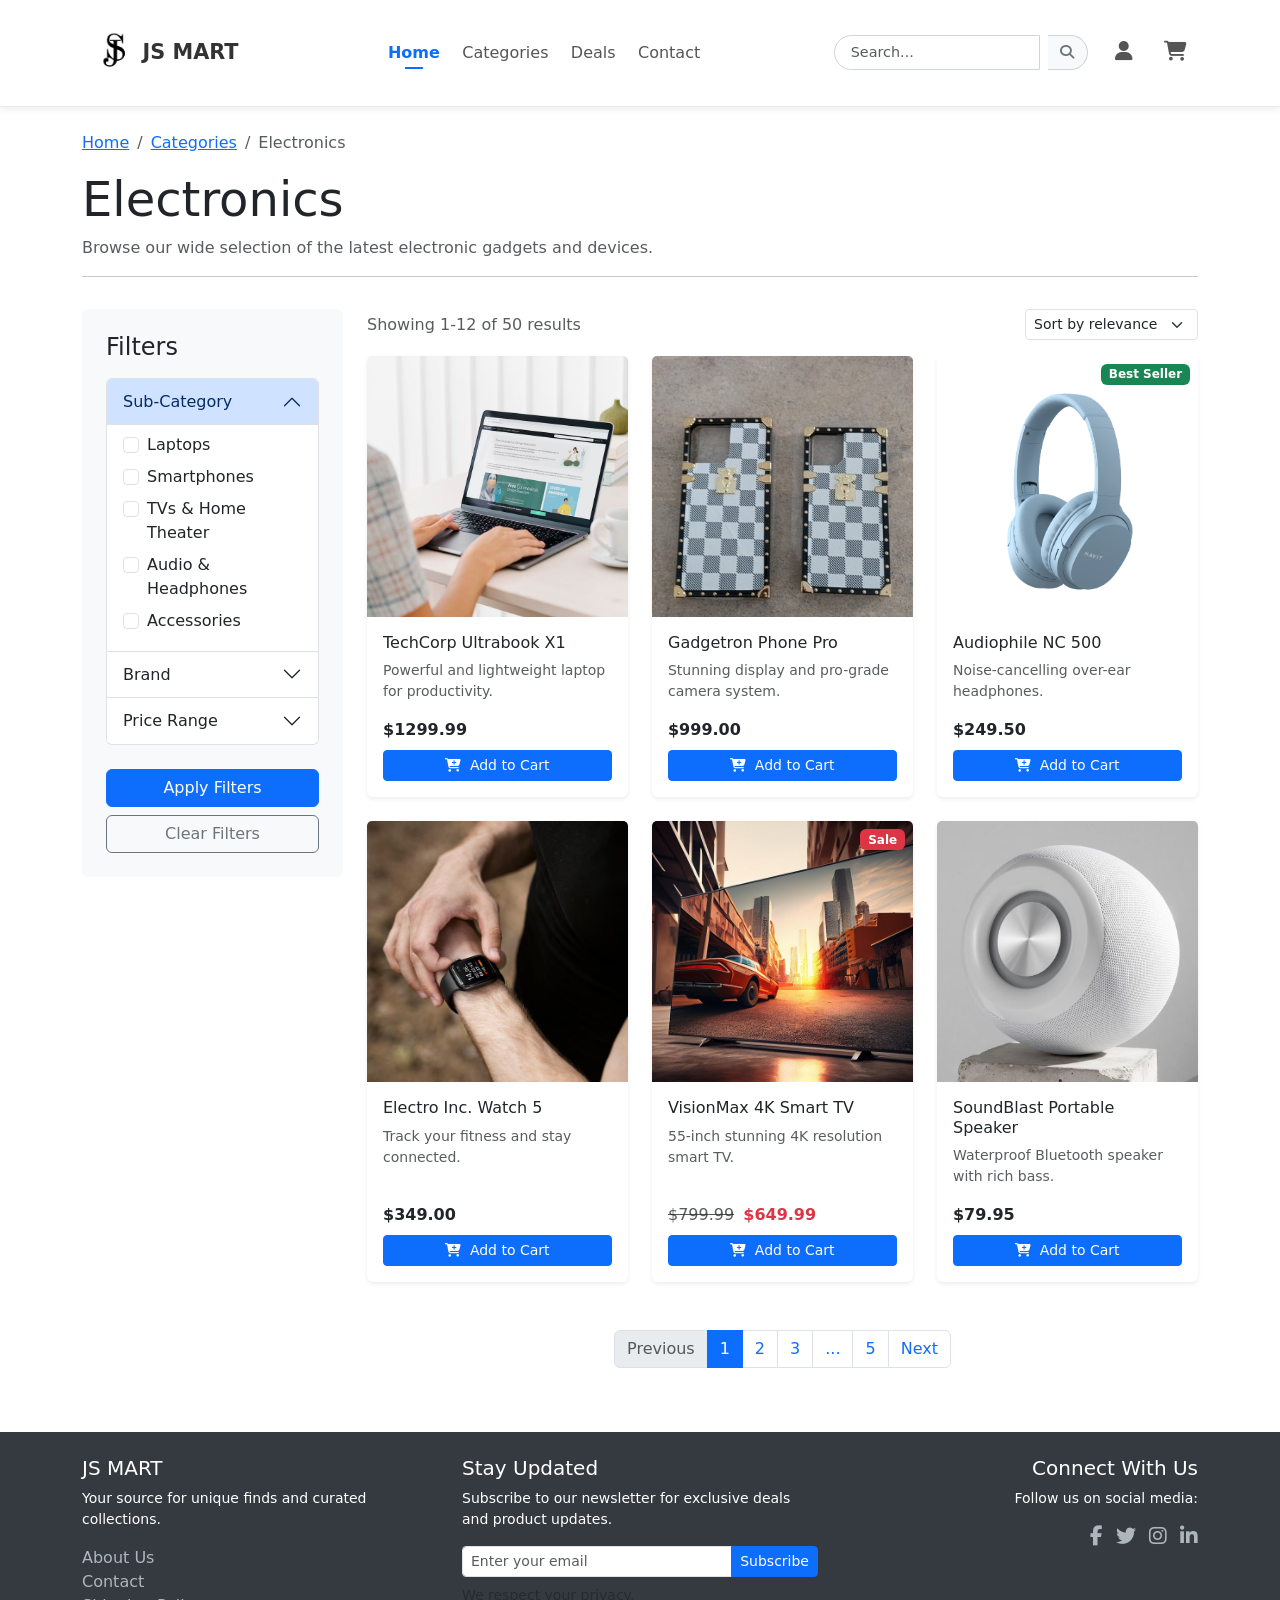
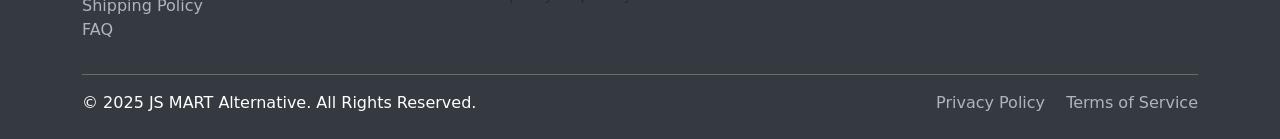
<file: e.html>
<!DOCTYPE html>
<html lang="en">
<head>
    <meta charset="UTF-8">
    <meta name="viewport" content="width=device-width, initial-scale=1.0">
    <title>Electronics - MyStore</title>

    <!-- Bootstrap CSS -->
    <link href="https://cdn.jsdelivr.net/npm/bootstrap@5.3.2/dist/css/bootstrap.min.css" rel="stylesheet" integrity="sha384-T3c6CoIi6uLrA9TneNEoa7RxnatzjcDSCmG1MXxSR1GAsXEV/Dwwykc2MPK8M2HN" crossorigin="anonymous">

    <!-- Font Awesome CSS -->
    <link rel="stylesheet" href="https://cdnjs.cloudflare.com/ajax/libs/font-awesome/6.5.1/css/all.min.css" integrity="sha512-DTOQO9RWCH3ppGqcWaEA1BIZOC6xxalwEsw9c2QQeAIftl+Vegovlnee1c9QX4TctnWMn13TZye+giMm8e2LwA==" crossorigin="anonymous" referrerpolicy="no-referrer" />
<link rel="stylesheet" href="style.css">
<link rel="shortcut icon" href="logo.png" type="image/x-icon">
</head>
<body>

    <!-- Navigation Bar -->
    <nav class="navbar navbar-expand-lg navbar-custom sticky-top">
        <div class="container">
            <a class="navbar-brand d-flex align-items-center" href="index.html">
                <img src="logo.png" style="height: 70px; ;" alt="JS MART Logo">
                <span class="brand-text">JS MART</span>
            </a>
            <button class="navbar-toggler" type="button" data-bs-toggle="collapse" data-bs-target="#navbarNav" aria-controls="navbarNav" aria-expanded="false" aria-label="Toggle navigation">
                <span class="navbar-toggler-icon"></span>
            </button>
            <div class="collapse navbar-collapse" id="navbarNav">
                 <ul class="navbar-nav mx-auto mb-2 mb-lg-0">
                    <li class="nav-item">
                        <a class="nav-link active" aria-current="page" href="home.html">Home</a>
                    </li>
                    <li class="nav-item dropdown">
                         <a class="nav-link dropdown-toggle" href="#" id="navbarDropdownCategories" role="button" data-bs-toggle="dropdown" aria-expanded="false">
                           Categories
                         </a>
                         <ul class="dropdown-menu" aria-labelledby="navbarDropdownCategories">
                           <li><a class="dropdown-item" href="e.html">Electronics</a></li>
                           <li><a class="dropdown-item" href="c.html">Clothing</a></li>
                           <li><a class="dropdown-item" href="home.html">Home Goods</a></li>
                           <li><hr class="dropdown-divider"></li>
                           <li><a class="dropdown-item" href="a.html">All Products</a></li>
                         </ul>
                    </li>
                    <li class="nav-item">
                        <a class="nav-link" href="d.html">Deals</a>
                    </li>
                    <li class="nav-item">
                        <a class="nav-link" href="contact.html">Contact</a>
                    </li>
                 </ul>
                <div class="d-flex align-items-center">
                    <form class="d-flex me-3 search-form-custom" role="search">
                        <input class="form-control me-2 form-control-sm search-input-custom" type="search" placeholder="Search..." aria-label="Search">
                        <button class="btn btn-custom-search btn-sm" type="submit">
                           <i class="fas fa-search"></i>
                        </button>
                    </form>
                    <ul class="navbar-nav flex-row">
                         <li class="nav-item me-2">
                            <a class="nav-link icon-link" href="account.html" title="Account">
                                <i class="fas fa-user fa-lg"></i>
                            </a>
                        </li>
                        <li class="nav-item">
                            <a class="nav-link icon-link" href="cart.html" title="Cart">
                                <i class="fas fa-shopping-cart fa-lg"></i>
                            </a>
                        </li>
                    </ul>
                </div>
            </div>
        </div>
    </nav>

    <!-- Main Content -->
    <main class="container mt-4">
        <div class="row">
            <!-- Page Title -->
            <div class="col-12 mb-3">
                <nav aria-label="breadcrumb">
                  <ol class="breadcrumb">
                    <li class="breadcrumb-item"><a href="index.html">Home</a></li>
                    <li class="breadcrumb-item"><a href="#">Categories</a></li>
                    <li class="breadcrumb-item active" aria-current="page">Electronics</li>
                  </ol>
                </nav>
                <h1 class="display-5">Electronics</h1>
                <p class="text-muted">Browse our wide selection of the latest electronic gadgets and devices.</p>
                 <hr>
            </div>
        </div>

        <div class="row">
            <!-- Filters Sidebar (Visible on md screens and up) -->
            <aside class="col-lg-3 mb-4">
                <div class="filter-sidebar sticky-lg-top" style="top: 80px;"> <!-- Offset top for sticky nav -->
                    <h4 class="mb-3">Filters</h4>

                    <!-- Filter Accordion -->
                    <div class="accordion" id="filterAccordion">

                        <!-- Category Filter -->
                        <div class="accordion-item">
                            <h2 class="accordion-header" id="headingCategory">
                                <button class="accordion-button" type="button" data-bs-toggle="collapse" data-bs-target="#collapseCategory" aria-expanded="true" aria-controls="collapseCategory">
                                    Sub-Category
                                </button>
                            </h2>
                            <div id="collapseCategory" class="accordion-collapse collapse show" aria-labelledby="headingCategory" data-bs-parent="#filterAccordion">
                                <div class="accordion-body">
                                    <div class="form-check mb-2">
                                        <input class="form-check-input" type="checkbox" value="" id="catLaptops">
                                        <label class="form-check-label" for="catLaptops">
                                            Laptops
                                        </label>
                                    </div>
                                    <div class="form-check mb-2">
                                        <input class="form-check-input" type="checkbox" value="" id="catSmartphones">
                                        <label class="form-check-label" for="catSmartphones">
                                            Smartphones
                                        </label>
                                    </div>
                                    <div class="form-check mb-2">
                                        <input class="form-check-input" type="checkbox" value="" id="catTVs">
                                        <label class="form-check-label" for="catTVs">
                                            TVs & Home Theater
                                        </label>
                                    </div>
                                     <div class="form-check mb-2">
                                        <input class="form-check-input" type="checkbox" value="" id="catAudio">
                                        <label class="form-check-label" for="catAudio">
                                            Audio & Headphones
                                        </label>
                                    </div>
                                     <div class="form-check">
                                        <input class="form-check-input" type="checkbox" value="" id="catAccessories">
                                        <label class="form-check-label" for="catAccessories">
                                            Accessories
                                        </label>
                                    </div>
                                </div>
                            </div>
                        </div>

                        <!-- Brand Filter -->
                        <div class="accordion-item">
                            <h2 class="accordion-header" id="headingBrand">
                                <button class="accordion-button collapsed" type="button" data-bs-toggle="collapse" data-bs-target="#collapseBrand" aria-expanded="false" aria-controls="collapseBrand">
                                    Brand
                                </button>
                            </h2>
                            <div id="collapseBrand" class="accordion-collapse collapse" aria-labelledby="headingBrand" data-bs-parent="#filterAccordion">
                                <div class="accordion-body">
                                     <div class="form-check mb-2">
                                        <input class="form-check-input" type="checkbox" value="" id="brandTechCorp">
                                        <label class="form-check-label" for="brandTechCorp">
                                            TechCorp
                                        </label>
                                    </div>
                                     <div class="form-check mb-2">
                                        <input class="form-check-input" type="checkbox" value="" id="brandGadgetron">
                                        <label class="form-check-label" for="brandGadgetron">
                                            Gadgetron
                                        </label>
                                    </div>
                                     <div class="form-check mb-2">
                                        <input class="form-check-input" type="checkbox" value="" id="brandElectroInc">
                                        <label class="form-check-label" for="brandElectroInc">
                                            Electro Inc.
                                        </label>
                                    </div>
                                     <div class="form-check">
                                        <input class="form-check-input" type="checkbox" value="" id="brandAudiophile">
                                        <label class="form-check-label" for="brandAudiophile">
                                            Audiophile
                                        </label>
                                    </div>
                                </div>
                            </div>
                        </div>

                         <!-- Price Range Filter -->
                        <div class="accordion-item">
                            <h2 class="accordion-header" id="headingPrice">
                                <button class="accordion-button collapsed" type="button" data-bs-toggle="collapse" data-bs-target="#collapsePrice" aria-expanded="false" aria-controls="collapsePrice">
                                    Price Range
                                </button>
                            </h2>
                            <div id="collapsePrice" class="accordion-collapse collapse" aria-labelledby="headingPrice" data-bs-parent="#filterAccordion">
                                <div class="accordion-body">
                                    <label for="priceRange" class="form-label">Max Price: $<span id="priceValue">500</span></label>
                                    <input type="range" class="form-range" min="0" max="1000" step="10" id="priceRange" value="500" oninput="document.getElementById('priceValue').textContent = this.value">
                                     <div class="d-flex justify-content-between mt-1 small text-muted">
                                        <span>$0</span>
                                        <span>$1000+</span>
                                    </div>
                                </div>
                            </div>
                        </div>

                    </div> <!-- End Accordion -->

                    <div class="d-grid gap-2 mt-4">
                         <button class="btn btn-primary" type="button">Apply Filters</button>
                         <button class="btn btn-outline-secondary" type="button">Clear Filters</button>
                    </div>

                </div>
            </aside>

            <!-- Product Listing Area -->
            <section class="col-lg-9">
                <!-- Sorting Dropdown -->
                <div class="d-flex justify-content-between align-items-center mb-3">
                    <span class="text-muted">Showing 1-12 of 50 results</span>
                    <div class="col-auto">
                        <select class="form-select form-select-sm" aria-label="Sort products">
                            <option selected>Sort by relevance</option>
                            <option value="1">Price: Low to High</option>
                            <option value="2">Price: High to Low</option>
                            <option value="3">Newest Arrivals</option>
                            <option value="4">Customer Rating</option>
                        </select>
                    </div>
                </div>

                <!-- Product Grid -->
                <div class="row row-cols-1 row-cols-sm-2 row-cols-md-3 g-4">
                    <!-- Product Card 1: Laptop -->
                    <div class="col">
                        <div class="card h-100 shadow-sm product-card border-0">
                            <img src="10.avif" class="card-img-top" alt="Laptop">
                            <div class="card-body d-flex flex-column">
                                <h5 class="card-title fs-6">TechCorp Ultrabook X1</h5>
                                <p class="card-text small text-muted flex-grow-1">Powerful and lightweight laptop for productivity.</p>
                                <p class="card-text fw-bold mb-2">$1299.99</p>
                                <a href="#" class="btn btn-primary btn-sm mt-auto w-100">
                                    <i class="fas fa-cart-plus me-1"></i> Add to Cart
                                </a>
                            </div>
                        </div>
                    </div>
                    <!-- Product Card 2: Smartphone -->
                    <div class="col">
                        <div class="card h-100 shadow-sm product-card border-0">
                            <img src="9.jpg" class="card-img-top" alt="Smartphone">
                            <div class="card-body d-flex flex-column">
                                <h5 class="card-title fs-6">Gadgetron Phone Pro</h5>
                                <p class="card-text small text-muted flex-grow-1">Stunning display and pro-grade camera system.</p>
                                <p class="card-text fw-bold mb-2">$999.00</p>
                                <a href="#" class="btn btn-primary btn-sm mt-auto w-100">
                                    <i class="fas fa-cart-plus me-1"></i> Add to Cart
                                </a>
                            </div>
                        </div>
                    </div>
                    <!-- Product Card 3: Headphones -->
                    <div class="col">
                        <div class="card h-100 shadow-sm product-card border-0">
                             <span class="badge bg-success position-absolute top-0 end-0 m-2">Best Seller</span>
                            <img src="8.webp" class="card-img-top" alt="Headphones">
                            <div class="card-body d-flex flex-column">
                                <h5 class="card-title fs-6">Audiophile NC 500</h5>
                                <p class="card-text small text-muted flex-grow-1">Noise-cancelling over-ear headphones.</p>
                                <p class="card-text fw-bold mb-2">$249.50</p>
                                <a href="#" class="btn btn-primary btn-sm mt-auto w-100">
                                    <i class="fas fa-cart-plus me-1"></i> Add to Cart
                                </a>
                            </div>
                        </div>
                    </div>
                     <!-- Product Card 4: Smartwatch -->
                    <div class="col">
                        <div class="card h-100 shadow-sm product-card border-0">
                            <img src="11.avif" class="card-img-top" alt="Smartwatch">
                            <div class="card-body d-flex flex-column">
                                <h5 class="card-title fs-6">Electro Inc. Watch 5</h5>
                                <p class="card-text small text-muted flex-grow-1">Track your fitness and stay connected.</p>
                                <p class="card-text fw-bold mb-2">$349.00</p>
                                <a href="#" class="btn btn-primary btn-sm mt-auto w-100">
                                    <i class="fas fa-cart-plus me-1"></i> Add to Cart
                                </a>
                            </div>
                        </div>
                    </div>
                    <!-- Product Card 5: TV -->
                     <div class="col">
                        <div class="card h-100 shadow-sm product-card border-0">
                             <span class="badge bg-danger position-absolute top-0 end-0 m-2">Sale</span>
                            <img src="12.jpg" class="card-img-top" alt="4K TV">
                            <div class="card-body d-flex flex-column">
                                <h5 class="card-title fs-6">VisionMax 4K Smart TV</h5>
                                <p class="card-text small text-muted flex-grow-1">55-inch stunning 4K resolution smart TV.</p>
                                <p class="card-text mb-2"><span class="text-decoration-line-through text-muted me-1">$799.99</span> <span class="fw-bold text-danger">$649.99</span></p>
                                <a href="#" class="btn btn-primary btn-sm mt-auto w-100">
                                    <i class="fas fa-cart-plus me-1"></i> Add to Cart
                                </a>
                            </div>
                        </div>
                    </div>
                    <!-- Product Card 6: Bluetooth Speaker -->
                    <div class="col">
                        <div class="card h-100 shadow-sm product-card border-0">
                            <img src="13.avif" class="card-img-top" alt="Bluetooth Speaker">
                            <div class="card-body d-flex flex-column">
                                <h5 class="card-title fs-6">SoundBlast Portable Speaker</h5>
                                <p class="card-text small text-muted flex-grow-1">Waterproof Bluetooth speaker with rich bass.</p>
                                <p class="card-text fw-bold mb-2">$79.95</p>
                                <a href="#" class="btn btn-primary btn-sm mt-auto w-100">
                                    <i class="fas fa-cart-plus me-1"></i> Add to Cart
                                </a>
                            </div>
                        </div>
                    </div>

                    <!-- Add more product cards as needed -->

                </div> <!-- End Product Grid -->

                <!-- Pagination -->
                <nav aria-label="Page navigation" class="mt-5 d-flex justify-content-center">
                    <ul class="pagination">
                        <li class="page-item disabled"><a class="page-link" href="#">Previous</a></li>
                        <li class="page-item active" aria-current="page"><a class="page-link" href="#">1</a></li>
                        <li class="page-item"><a class="page-link" href="#">2</a></li>
                        <li class="page-item"><a class="page-link" href="#">3</a></li>
                        <li class="page-item"><a class="page-link" href="#">...</a></li>
                        <li class="page-item"><a class="page-link" href="#">5</a></li>
                        <li class="page-item"><a class="page-link" href="#">Next</a></li>
                    </ul>
                </nav>

            </section>
        </div> <!-- End Row -->
    </main>

    <footer id="alternative-footer" class="mt-5 py-4">
        <div class="container">
            <div class="row">
                <!-- Column 1: Store Info & Key Links -->
                <div class="col-lg-4 col-md-6 mb-4 mb-lg-0">
                    <h5 class="footer-heading">JS MART</h5>
                    <p class="footer-text small">Your source for unique finds and curated collections.</p>
                    <ul class="list-unstyled footer-links">
                        <li><a href="#">About Us</a></li>
                        <li><a href="contact.html">Contact</a></li>
                        <li><a href="#">Shipping Policy</a></li>
                        <li><a href="#">FAQ</a></li>
                    </ul>
                </div>

                <!-- Column 2: Newsletter Signup -->
                <div class="col-lg-4 col-md-6 mb-4 mb-lg-0">
                    <h5 class="footer-heading">Stay Updated</h5>
                    <p class="footer-text small">Subscribe to our newsletter for exclusive deals and product updates.</p>
                    <form id="newsletter-form">
                        <div class="input-group">
                            <input type="email" class="form-control form-control-sm" placeholder="Enter your email" aria-label="Email Address" required>
                            <button class="btn btn-primary btn-sm" type="submit">Subscribe</button>
                        </div>
                        <div class="form-text small newsletter-form-text mt-2">We respect your privacy.</div>
                    </form>
                </div>

                <!-- Column 3: Social Media -->
                <div class="col-lg-4 col-md-12 text-lg-end text-md-center mt-md-3 mt-lg-0"> <!-- Adjust alignment & margin for smaller screens -->
                    <h5 class="footer-heading">Connect With Us</h5>
                    <p class="footer-text small d-none d-lg-block">Follow us on social media:</p> <!-- Hide on smaller screens if crowded -->
                    <div class="social-icons mt-2">
                        <a href="#" class="social-icon me-2" aria-label="Facebook"><i class="fab fa-facebook-f fa-lg"></i></a>
                        <a href="#" class="social-icon me-2" aria-label="Twitter"><i class="fab fa-twitter fa-lg"></i></a>
                        <a href="#" class="social-icon me-2" aria-label="Instagram"><i class="fab fa-instagram fa-lg"></i></a>
                        <a href="#" class="social-icon" aria-label="LinkedIn"><i class="fab fa-linkedin-in fa-lg"></i></a>
                    </div>
                </div>
            </div>

            <hr class="footer-divider"> <!-- Custom class for divider -->

            <div class="row align-items-center"> <!-- align-items-center for vertical alignment -->
                <div class="col-md-6 text-center text-md-start mb-2 mb-md-0">
                     <p class="footer-copyright mb-0">© 2025 JS MART Alternative. All Rights Reserved.</p>
                </div>
                 <div class="col-md-6 text-center text-md-end">
                    <a href="#" class="footer-policy-link me-3">Privacy Policy</a>
                    <a href="#" class="footer-policy-link">Terms of Service</a>
                </div>
            </div>
        </div>
    </footer>

    <!-- Bootstrap Bundle with Popper -->
    <script src="https://cdn.jsdelivr.net/npm/bootstrap@5.3.2/dist/js/bootstrap.bundle.min.js" integrity="sha384-C6RzsynM9kWDrMNeT87bh95OGNyZPhcTNXj1NW7RuBCsyN/o0jlpcV8Qyq46cDfL" crossorigin="anonymous"></script>

</body>
</html>
</file>
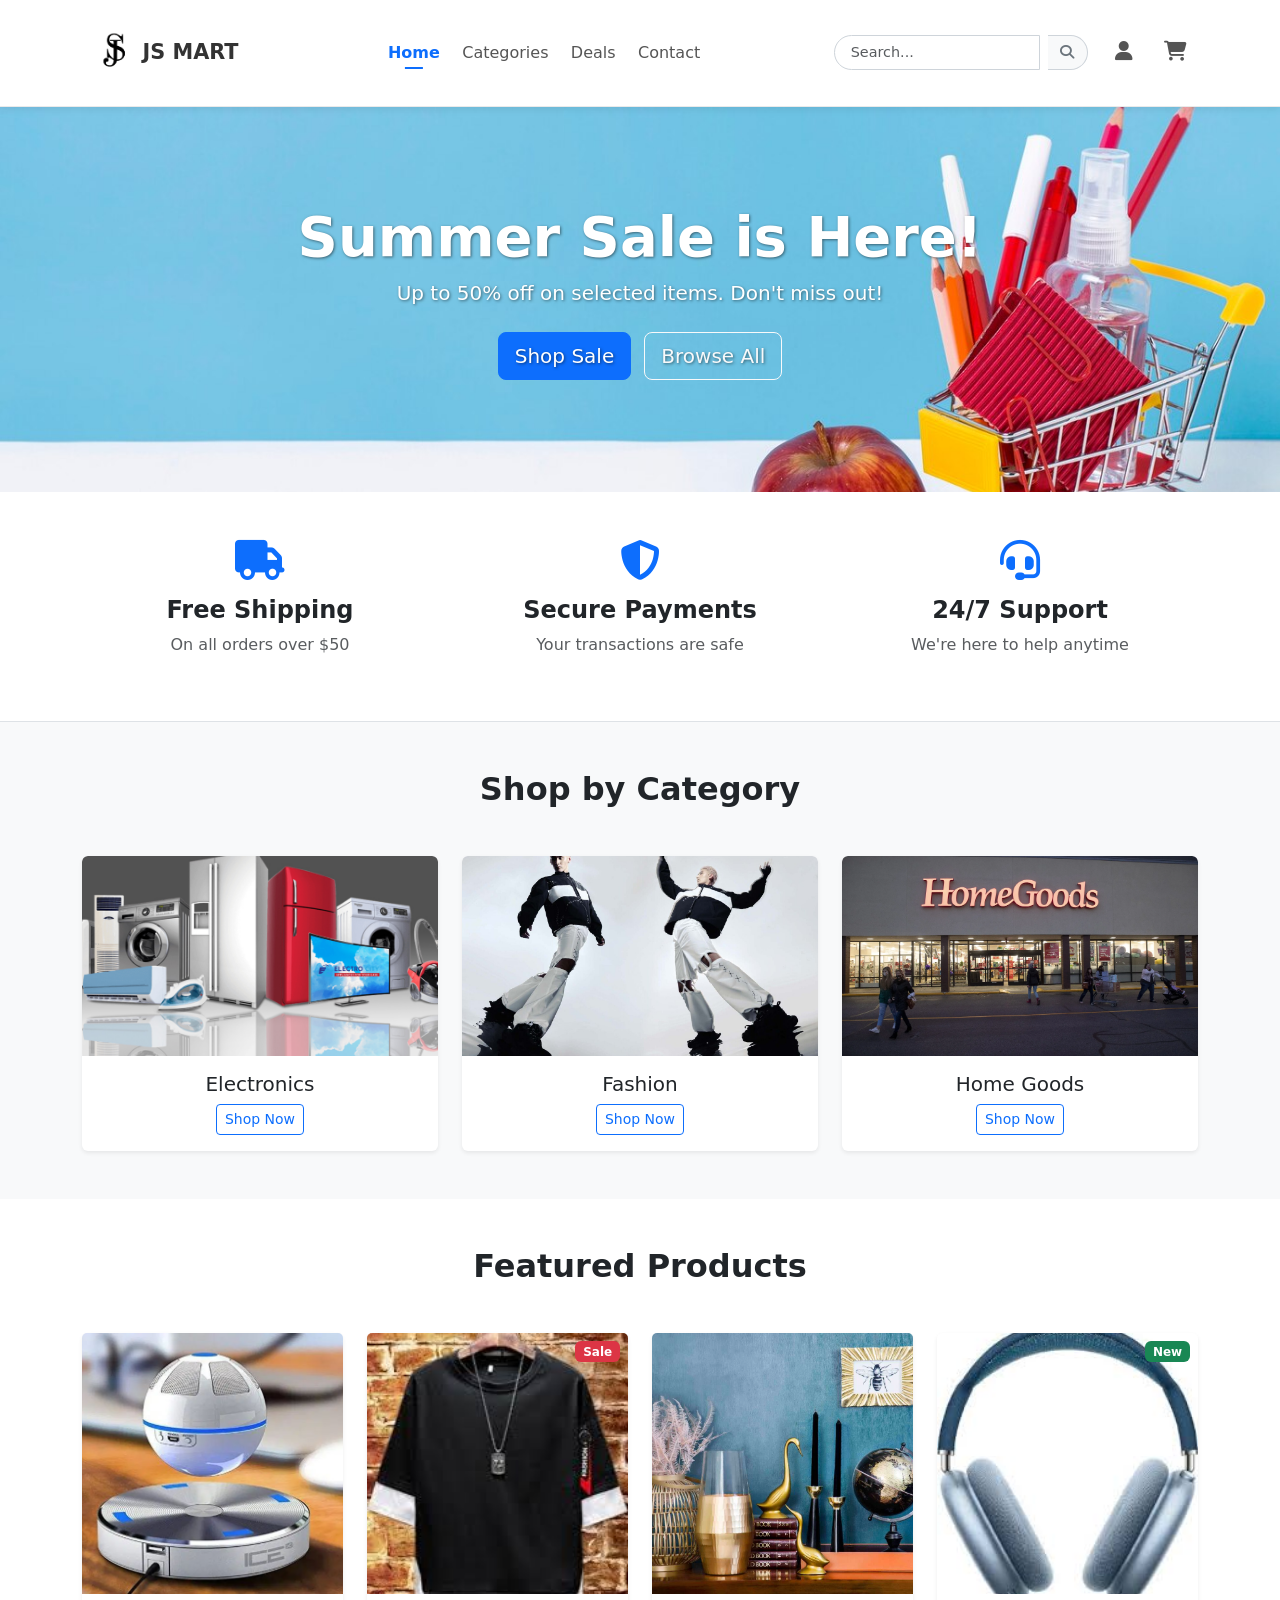
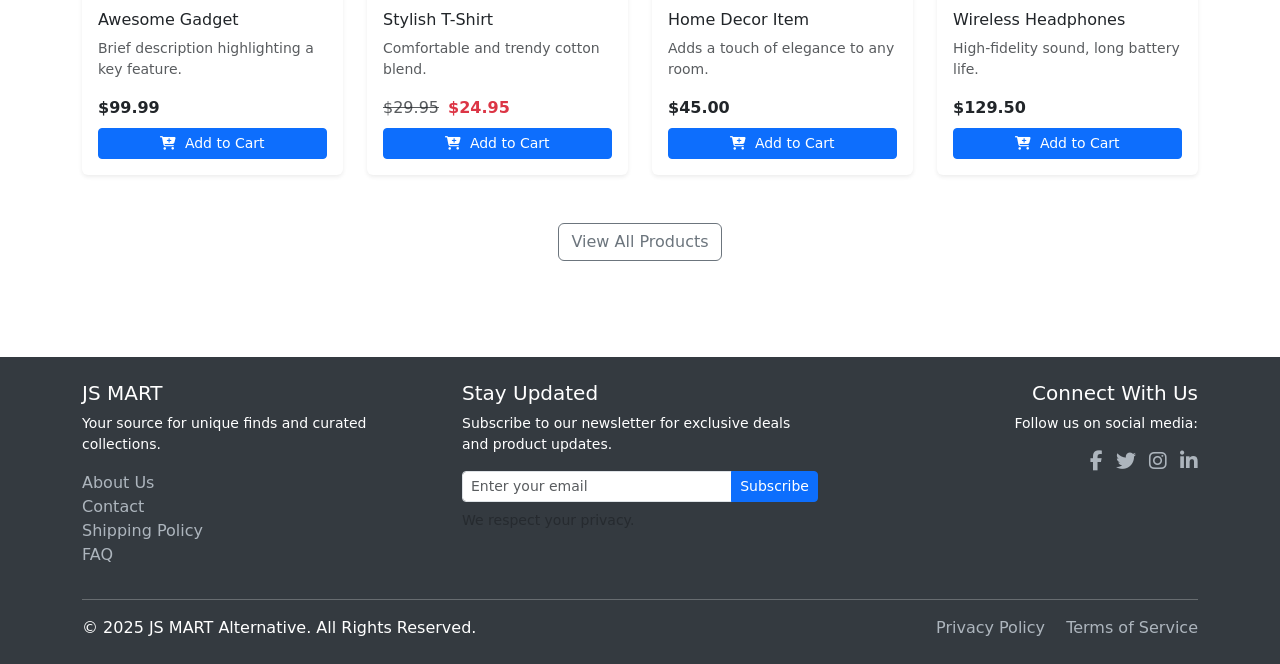
<file: h.html>
<!DOCTYPE html>
<html lang="en">
<head>
    <meta charset="UTF-8">
    <meta name="viewport" content="width=device-width, initial-scale=1.0">
    <title>MyStore - Awesome Deals Online</title>

    <!-- Bootstrap CSS -->
    <link href="https://cdn.jsdelivr.net/npm/bootstrap@5.3.2/dist/css/bootstrap.min.css" rel="stylesheet" integrity="sha384-T3c6CoIi6uLrA9TneNEoa7RxnatzjcDSCmG1MXxSR1GAsXEV/Dwwykc2MPK8M2HN" crossorigin="anonymous">

    <!-- Font Awesome CSS (for icons) -->
    <link rel="stylesheet" href="https://cdnjs.cloudflare.com/ajax/libs/font-awesome/6.5.1/css/all.min.css" integrity="sha512-DTOQO9RWCH3ppGqcWaEA1BIZOC6xxalwEsw9c2QQeAIftl+Vegovlnee1c9QX4TctnWMn13TZye+giMm8e2LwA==" crossorigin="anonymous" referrerpolicy="no-referrer" />
<link rel="stylesheet" href="style.css">
    <!-- Custom CSS -->
    <link rel="shortcut icon" href="logo.png" type="image/x-icon">
</head>
<body>

    <!-- Navigation Bar (Same as before for consistency) -->
    <nav class="navbar navbar-expand-lg navbar-custom sticky-top">
        <div class="container">
            <a class="navbar-brand d-flex align-items-center" href="index.html">
                <img src="logo.png" style="height: 70px; ;" alt="JS MART Logo">
                <span class="brand-text">JS MART</span>
            </a>
            <button class="navbar-toggler" type="button" data-bs-toggle="collapse" data-bs-target="#navbarNav" aria-controls="navbarNav" aria-expanded="false" aria-label="Toggle navigation">
                <span class="navbar-toggler-icon"></span>
            </button>
            <div class="collapse navbar-collapse" id="navbarNav">
                 <ul class="navbar-nav mx-auto mb-2 mb-lg-0">
                    <li class="nav-item">
                        <a class="nav-link active" aria-current="page" href="home.html">Home</a>
                    </li>
                    <li class="nav-item dropdown">
                         <a class="nav-link dropdown-toggle" href="#" id="navbarDropdownCategories" role="button" data-bs-toggle="dropdown" aria-expanded="false">
                           Categories
                         </a>
                         <ul class="dropdown-menu" aria-labelledby="navbarDropdownCategories">
                           <li><a class="dropdown-item" href="e.html">Electronics</a></li>
                           <li><a class="dropdown-item" href="c.html">Clothing</a></li>
                           <li><a class="dropdown-item" href="home.html">Home Goods</a></li>
                           <li><hr class="dropdown-divider"></li>
                           <li><a class="dropdown-item" href="a.html">All Products</a></li>
                         </ul>
                    </li>
                    <li class="nav-item">
                        <a class="nav-link" href="d.html">Deals</a>
                    </li>
                    <li class="nav-item">
                        <a class="nav-link" href="contact.html">Contact</a>
                    </li>
                 </ul>
                <div class="d-flex align-items-center">
                    <form class="d-flex me-3 search-form-custom" role="search">
                        <input class="form-control me-2 form-control-sm search-input-custom" type="search" placeholder="Search..." aria-label="Search">
                        <button class="btn btn-custom-search btn-sm" type="submit">
                           <i class="fas fa-search"></i>
                        </button>
                    </form>
                    <ul class="navbar-nav flex-row">
                         <li class="nav-item me-2">
                            <a class="nav-link icon-link" href="account.html" title="Account">
                                <i class="fas fa-user fa-lg"></i>
                            </a>
                        </li>
                        <li class="nav-item">
                            <a class="nav-link icon-link" href="cart.html" title="Cart">
                                <i class="fas fa-shopping-cart fa-lg"></i>
                            </a>
                        </li>
                    </ul>
                </div>
            </div>
        </div>
    </nav>
    <!-- Hero Section -->
    <section class="hero-section text-center">
        <div class="container">
            <h1 class="display-4 fw-bold">Summer Sale is Here!</h1>
            <p class="lead fw-normal mb-4">Up to 50% off on selected items. Don't miss out!</p>
            <p>
                <a href="#" class="btn btn-primary btn-lg me-2">Shop Sale</a>
                <a href="#" class="btn btn-outline-light btn-lg">Browse All</a>
            </p>
        </div>
    </section>

    <!-- Features/Benefits Section -->
    <section class="py-5 border-bottom">
        <div class="container">
            <div class="row text-center g-4">
                <div class="col-md-4">
                    <i class="fas fa-truck feature-icon mb-3"></i>
                    <h4 class="fw-semibold">Free Shipping</h4>
                    <p class="text-muted">On all orders over $50</p>
                </div>
                <div class="col-md-4">
                    <i class="fas fa-shield-alt feature-icon mb-3"></i>
                    <h4 class="fw-semibold">Secure Payments</h4>
                    <p class="text-muted">Your transactions are safe</p>
                </div>
                <div class="col-md-4">
                    <i class="fas fa-headset feature-icon mb-3"></i>
                    <h4 class="fw-semibold">24/7 Support</h4>
                    <p class="text-muted">We're here to help anytime</p>
                </div>
            </div>
        </div>
    </section>

    <!-- Featured Categories Section -->
    <section class="py-5 bg-light">
        <div class="container">
            <h2 class="text-center mb-5 fw-bold">Shop by Category</h2>
            <div class="row row-cols-1 row-cols-md-3 g-4">
                <!-- Category Card 1 -->
                <div class="col">
                    <div class="card h-100 shadow-sm category-card border-0 overflow-hidden">
                        <img src="5.png" class="card-img-top" alt="Electronics">
                        <div class="card-body text-center">
                            <h5 class="card-title">Electronics</h5>
                            <a href="#" class="btn btn-outline-primary btn-sm stretched-link">Shop Now</a>
                        </div>
                    </div>
                </div>
                 <!-- Category Card 2 -->
                 <div class="col">
                    <div class="card h-100 shadow-sm category-card border-0 overflow-hidden">
                        <img src="6.jpg" class="card-img-top" alt="Fashion">
                         <div class="card-body text-center">
                            <h5 class="card-title">Fashion</h5>
                            <a href="#" class="btn btn-outline-primary btn-sm stretched-link">Shop Now</a>
                        </div>
                    </div>
                </div>
                 <!-- Category Card 3 -->
                 <div class="col">
                    <div class="card h-100 shadow-sm category-card border-0 overflow-hidden">
                        <img src="7.jpg" class="card-img-top" alt="Home Goods">
                         <div class="card-body text-center">
                            <h5 class="card-title">Home Goods</h5>
                            <a href="#" class="btn btn-outline-primary btn-sm stretched-link">Shop Now</a>
                        </div>
                    </div>
                </div>
            </div>
        </div>
    </section>

    <!-- Featured Products Section -->
    <section class="py-5">
        <div class="container">
            <h2 class="text-center mb-5 fw-bold">Featured Products</h2>
            <!-- Product Grid (Can reuse the one from the previous example) -->
            <div class="row row-cols-1 row-cols-sm-2 row-cols-md-3 row-cols-lg-4 g-4">
                <!-- Product Card 1 -->
                <div class="col">
                    <div class="card h-100 shadow-sm product-card border-0">
                        <img src="2.jpg" class="card-img-top" alt="Product Name">
                        <div class="card-body d-flex flex-column">
                            <h5 class="card-title fs-6">Awesome Gadget</h5>
                            <p class="card-text small text-muted flex-grow-1">Brief description highlighting a key feature.</p>
                            <p class="card-text fw-bold mb-2">$99.99</p>
                            <a href="#" class="btn btn-primary btn-sm mt-auto w-100">
                                <i class="fas fa-cart-plus me-1"></i> Add to Cart
                            </a>
                        </div>
                    </div>
                </div>
                <!-- Product Card 2 -->
                <div class="col">
                    <div class="card h-100 shadow-sm product-card border-0">
                         <span class="badge bg-danger position-absolute top-0 end-0 m-2">Sale</span>
                        <img src="1.jpg" class="card-img-top" alt="Product Name">
                        <div class="card-body d-flex flex-column">
                            <h5 class="card-title fs-6">Stylish T-Shirt</h5>
                            <p class="card-text small text-muted flex-grow-1">Comfortable and trendy cotton blend.</p>
                             <p class="card-text mb-2"><span class="text-decoration-line-through text-muted me-1">$29.95</span> <span class="fw-bold text-danger">$24.95</span></p>
                             <a href="#" class="btn btn-primary btn-sm mt-auto w-100">
                                <i class="fas fa-cart-plus me-1"></i> Add to Cart
                            </a>
                        </div>
                    </div>
                </div>
                 <!-- Product Card 3 -->
                 <div class="col">
                    <div class="card h-100 shadow-sm product-card border-0">
                        <img src="3.jpg" class="card-img-top" alt="Product Name">
                        <div class="card-body d-flex flex-column">
                            <h5 class="card-title fs-6">Home Decor Item</h5>
                             <p class="card-text small text-muted flex-grow-1">Adds a touch of elegance to any room.</p>
                             <p class="card-text fw-bold mb-2">$45.00</p>
                             <a href="#" class="btn btn-primary btn-sm mt-auto w-100">
                                <i class="fas fa-cart-plus me-1"></i> Add to Cart
                            </a>
                        </div>
                    </div>
                </div>
                <!-- Product Card 4 -->
                 <div class="col">
                     <div class="card h-100 shadow-sm product-card border-0">
                          <span class="badge bg-success position-absolute top-0 end-0 m-2">New</span>
                        <img src="4.jpg" class="card-img-top" alt="Product Name">
                        <div class="card-body d-flex flex-column">
                            <h5 class="card-title fs-6">Wireless Headphones</h5>
                            <p class="card-text small text-muted flex-grow-1">High-fidelity sound, long battery life.</p>
                             <p class="card-text fw-bold mb-2">$129.50</p>
                             <a href="#" class="btn btn-primary btn-sm mt-auto w-100">
                                <i class="fas fa-cart-plus me-1"></i> Add to Cart
                            </a>
                        </div>
                    </div>
                </div>
                 <!-- Add more product cards as needed -->
            </div> <!-- End Product Grid -->
             <div class="text-center mt-5">
                <a href="#" class="btn btn-outline-secondary">View All Products</a>
            </div>
        </div>
    </section>

    <footer id="alternative-footer" class="mt-5 py-4">
        <div class="container">
            <div class="row">
                <!-- Column 1: Store Info & Key Links -->
                <div class="col-lg-4 col-md-6 mb-4 mb-lg-0">
                    <h5 class="footer-heading">JS MART</h5>
                    <p class="footer-text small">Your source for unique finds and curated collections.</p>
                    <ul class="list-unstyled footer-links">
                        <li><a href="#">About Us</a></li>
                        <li><a href="contact.html">Contact</a></li>
                        <li><a href="#">Shipping Policy</a></li>
                        <li><a href="#">FAQ</a></li>
                    </ul>
                </div>

                <!-- Column 2: Newsletter Signup -->
                <div class="col-lg-4 col-md-6 mb-4 mb-lg-0">
                    <h5 class="footer-heading">Stay Updated</h5>
                    <p class="footer-text small">Subscribe to our newsletter for exclusive deals and product updates.</p>
                    <form id="newsletter-form">
                        <div class="input-group">
                            <input type="email" class="form-control form-control-sm" placeholder="Enter your email" aria-label="Email Address" required>
                            <button class="btn btn-primary btn-sm" type="submit">Subscribe</button>
                        </div>
                        <div class="form-text small newsletter-form-text mt-2">We respect your privacy.</div>
                    </form>
                </div>

                <!-- Column 3: Social Media -->
                <div class="col-lg-4 col-md-12 text-lg-end text-md-center mt-md-3 mt-lg-0"> <!-- Adjust alignment & margin for smaller screens -->
                    <h5 class="footer-heading">Connect With Us</h5>
                    <p class="footer-text small d-none d-lg-block">Follow us on social media:</p> <!-- Hide on smaller screens if crowded -->
                    <div class="social-icons mt-2">
                        <a href="#" class="social-icon me-2" aria-label="Facebook"><i class="fab fa-facebook-f fa-lg"></i></a>
                        <a href="#" class="social-icon me-2" aria-label="Twitter"><i class="fab fa-twitter fa-lg"></i></a>
                        <a href="#" class="social-icon me-2" aria-label="Instagram"><i class="fab fa-instagram fa-lg"></i></a>
                        <a href="#" class="social-icon" aria-label="LinkedIn"><i class="fab fa-linkedin-in fa-lg"></i></a>
                    </div>
                </div>
            </div>

            <hr class="footer-divider"> <!-- Custom class for divider -->

            <div class="row align-items-center"> <!-- align-items-center for vertical alignment -->
                <div class="col-md-6 text-center text-md-start mb-2 mb-md-0">
                     <p class="footer-copyright mb-0">© 2025 JS MART Alternative. All Rights Reserved.</p>
                </div>
                 <div class="col-md-6 text-center text-md-end">
                    <a href="#" class="footer-policy-link me-3">Privacy Policy</a>
                    <a href="#" class="footer-policy-link">Terms of Service</a>
                </div>
            </div>
        </div>
    </footer>
    <!-- Bootstrap Bundle with Popper -->
    <script src="https://cdn.jsdelivr.net/npm/bootstrap@5.3.2/dist/js/bootstrap.bundle.min.js" integrity="sha384-C6RzsynM9kWDrMNeT87bh95OGNyZPhcTNXj1NW7RuBCsyN/o0jlpcV8Qyq46cDfL" crossorigin="anonymous"></script>

</body>
</html>
</file>
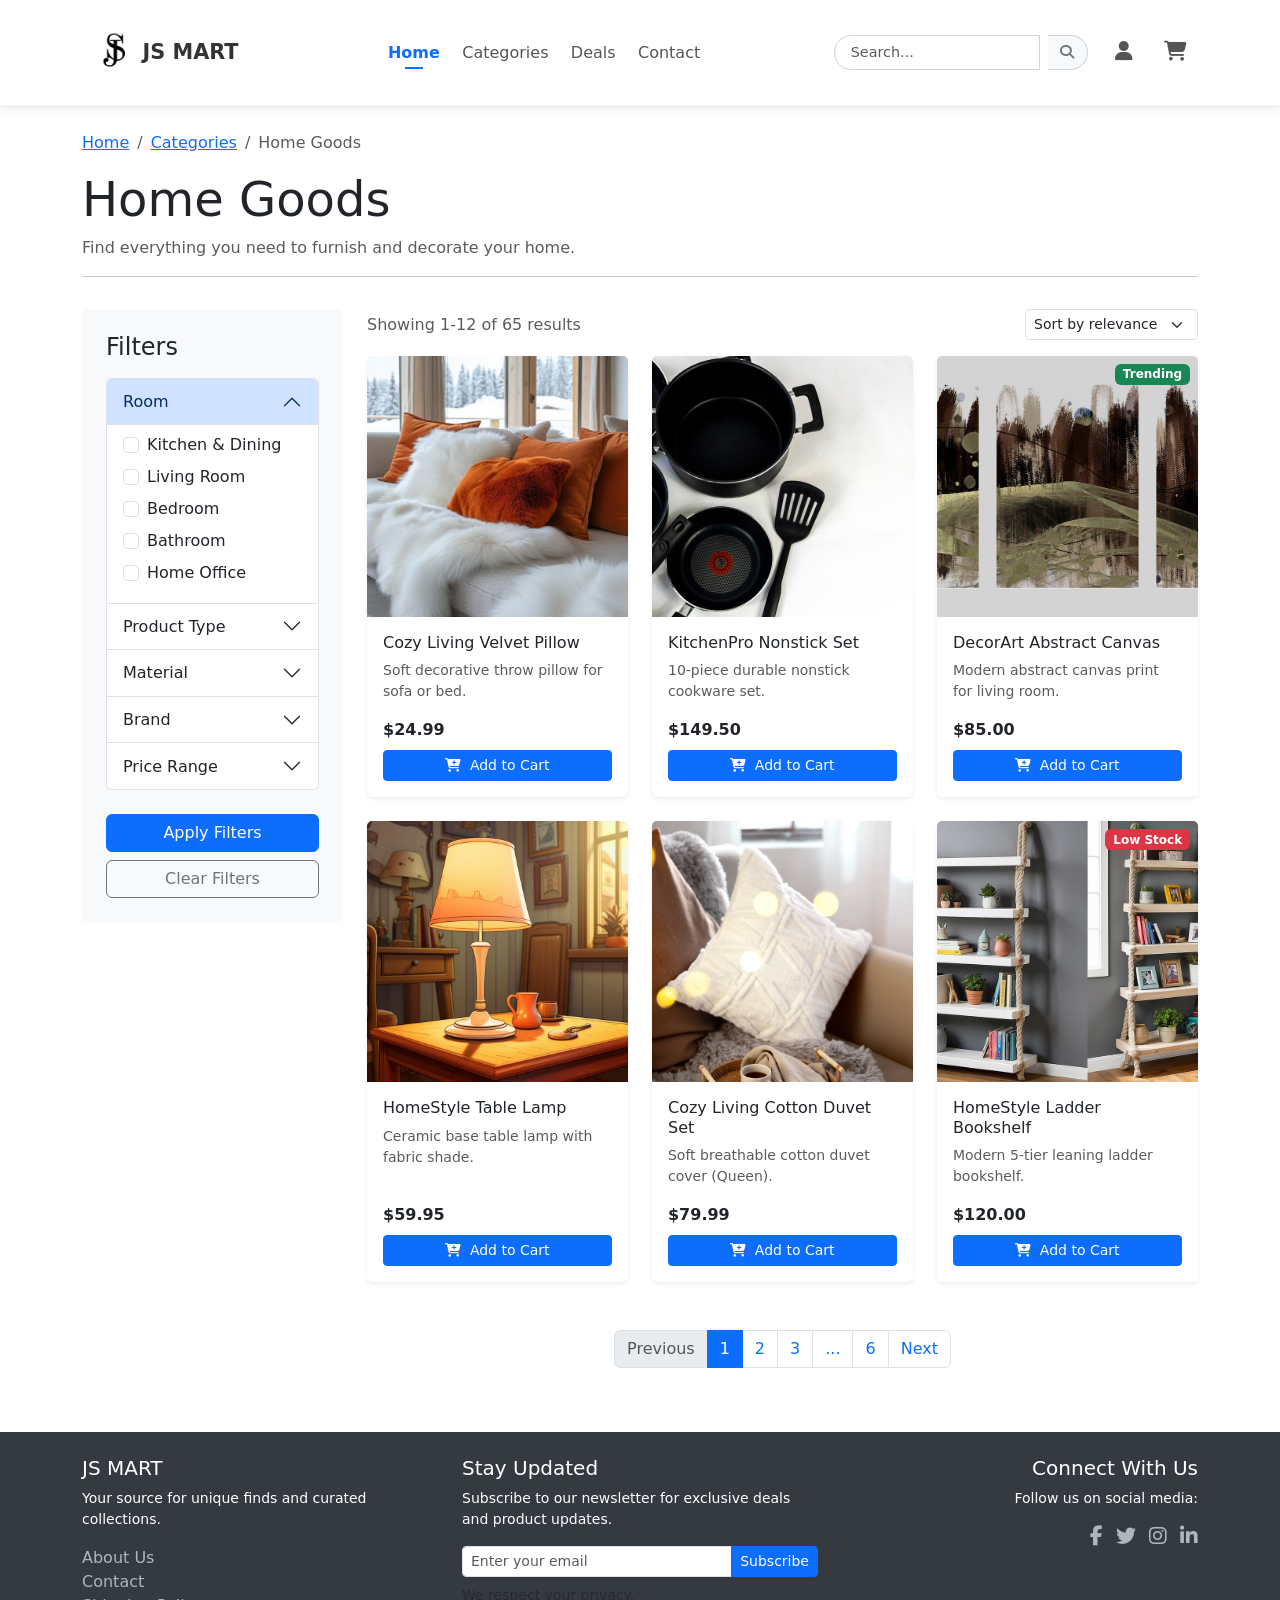
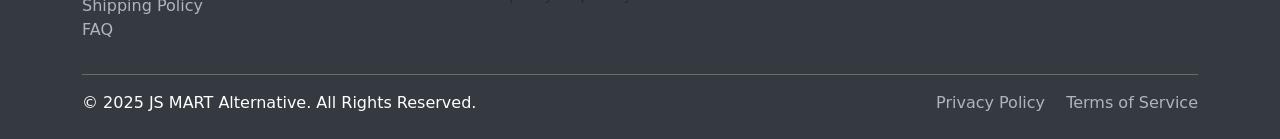
<file: home.html>
<!DOCTYPE html>
<html lang="en">
<head>
    <meta charset="UTF-8">
    <meta name="viewport" content="width=device-width, initial-scale=1.0">
    <title>Home Goods - MyStore</title>

    <!-- Bootstrap CSS -->
    <link href="https://cdn.jsdelivr.net/npm/bootstrap@5.3.2/dist/css/bootstrap.min.css" rel="stylesheet" integrity="sha384-T3c6CoIi6uLrA9TneNEoa7RxnatzjcDSCmG1MXxSR1GAsXEV/Dwwykc2MPK8M2HN" crossorigin="anonymous">

    <!-- Font Awesome CSS -->
    <link rel="stylesheet" href="https://cdnjs.cloudflare.com/ajax/libs/font-awesome/6.5.1/css/all.min.css" integrity="sha512-DTOQO9RWCH3ppGqcWaEA1BIZOC6xxalwEsw9c2QQeAIftl+Vegovlnee1c9QX4TctnWMn13TZye+giMm8e2LwA==" crossorigin="anonymous" referrerpolicy="no-referrer" />
<link rel="stylesheet" href="style.css">
    <!-- Custom CSS -->
    <link rel="shortcut icon" href="logo.png" type="image/x-icon">
        
</head>
<body>

    <!-- Navigation Bar -->
    <nav class="navbar navbar-expand-lg navbar-custom sticky-top">
        <div class="container">
            <a class="navbar-brand d-flex align-items-center" href="index.html">
                <img src="logo.png" style="height: 70px; ;" alt="JS MART Logo">
                <span class="brand-text">JS MART</span>
            </a>
            <button class="navbar-toggler" type="button" data-bs-toggle="collapse" data-bs-target="#navbarNav" aria-controls="navbarNav" aria-expanded="false" aria-label="Toggle navigation">
                <span class="navbar-toggler-icon"></span>
            </button>
            <div class="collapse navbar-collapse" id="navbarNav">
                 <ul class="navbar-nav mx-auto mb-2 mb-lg-0">
                    <li class="nav-item">
                        <a class="nav-link active" aria-current="page" href="index.html">Home</a>
                    </li>
                    <li class="nav-item dropdown">
                         <a class="nav-link dropdown-toggle" href="#" id="navbarDropdownCategories" role="button" data-bs-toggle="dropdown" aria-expanded="false">
                           Categories
                         </a>
                         <ul class="dropdown-menu" aria-labelledby="navbarDropdownCategories">
                           <li><a class="dropdown-item" href="e.html">Electronics</a></li>
                           <li><a class="dropdown-item" href="c.html">Clothing</a></li>
                           <li><a class="dropdown-item" href="home.html">Home Goods</a></li>
                           <li><hr class="dropdown-divider"></li>
                           <li><a class="dropdown-item" href="a.html">All Products</a></li>
                         </ul>
                    </li>
                    <li class="nav-item">
                        <a class="nav-link" href="d.html">Deals</a>
                    </li>
                    <li class="nav-item">
                        <a class="nav-link" href="contact.html">Contact</a>
                    </li>
                 </ul>
                <div class="d-flex align-items-center">
                    <form class="d-flex me-3 search-form-custom" role="search">
                        <input class="form-control me-2 form-control-sm search-input-custom" type="search" placeholder="Search..." aria-label="Search">
                        <button class="btn btn-custom-search btn-sm" type="submit">
                           <i class="fas fa-search"></i>
                        </button>
                    </form>
                    <ul class="navbar-nav flex-row">
                         <li class="nav-item me-2">
                            <a class="nav-link icon-link" href="account.html" title="Account">
                                <i class="fas fa-user fa-lg"></i>
                            </a>
                        </li>
                        <li class="nav-item">
                            <a class="nav-link icon-link" href="cart.html" title="Cart">
                                <i class="fas fa-shopping-cart fa-lg"></i>
                            </a>
                        </li>
                    </ul>
                </div>
            </div>
        </div>
    </nav>
    <!-- Main Content -->
    <main class="container mt-4">
        <div class="row">
             <!-- Page Title & Breadcrumbs -->
            <div class="col-12 mb-3">
                 <nav aria-label="breadcrumb">
                  <ol class="breadcrumb">
                    <li class="breadcrumb-item"><a href="index.html">Home</a></li>
                    <li class="breadcrumb-item"><a href="#">Categories</a></li>
                    <li class="breadcrumb-item active" aria-current="page">Home Goods</li>
                  </ol>
                </nav>
                <h1 class="display-5">Home Goods</h1>
                <p class="text-muted">Find everything you need to furnish and decorate your home.</p>
                <hr>
            </div>
        </div>

        <div class="row">
            <!-- Filters Sidebar -->
            <aside class="col-lg-3 mb-4">
                <div class="filter-sidebar sticky-lg-top" style="top: 80px;">
                    <h4 class="mb-3">Filters</h4>

                    <!-- Filter Accordion -->
                    <div class="accordion" id="filterAccordion">

                        <!-- Room Filter -->
                        <div class="accordion-item">
                            <h2 class="accordion-header" id="headingRoom">
                                <button class="accordion-button" type="button" data-bs-toggle="collapse" data-bs-target="#collapseRoom" aria-expanded="true" aria-controls="collapseRoom">
                                    Room
                                </button>
                            </h2>
                            <div id="collapseRoom" class="accordion-collapse collapse show" aria-labelledby="headingRoom" data-bs-parent="#filterAccordion">
                                <div class="accordion-body">
                                    <div class="form-check mb-2"><input class="form-check-input" type="checkbox" value="" id="roomKitchen"><label class="form-check-label" for="roomKitchen">Kitchen & Dining</label></div>
                                    <div class="form-check mb-2"><input class="form-check-input" type="checkbox" value="" id="roomLiving"><label class="form-check-label" for="roomLiving">Living Room</label></div>
                                    <div class="form-check mb-2"><input class="form-check-input" type="checkbox" value="" id="roomBedroom"><label class="form-check-label" for="roomBedroom">Bedroom</label></div>
                                    <div class="form-check mb-2"><input class="form-check-input" type="checkbox" value="" id="roomBathroom"><label class="form-check-label" for="roomBathroom">Bathroom</label></div>
                                    <div class="form-check"><input class="form-check-input" type="checkbox" value="" id="roomOffice"><label class="form-check-label" for="roomOffice">Home Office</label></div>
                                </div>
                            </div>
                        </div>

                        <!-- Product Type Filter -->
                         <div class="accordion-item">
                            <h2 class="accordion-header" id="headingProductType">
                                <button class="accordion-button collapsed" type="button" data-bs-toggle="collapse" data-bs-target="#collapseProductType" aria-expanded="false" aria-controls="collapseProductType">
                                    Product Type
                                </button>
                            </h2>
                            <div id="collapseProductType" class="accordion-collapse collapse" aria-labelledby="headingProductType" data-bs-parent="#filterAccordion">
                                <div class="accordion-body">
                                    <div class="form-check mb-2"><input class="form-check-input" type="checkbox" value="" id="typeFurniture"><label class="form-check-label" for="typeFurniture">Furniture</label></div>
                                    <div class="form-check mb-2"><input class="form-check-input" type="checkbox" value="" id="typeDecor"><label class="form-check-label" for="typeDecor">Home Decor</label></div>
                                    <div class="form-check mb-2"><input class="form-check-input" type="checkbox" value="" id="typeKitchenware"><label class="form-check-label" for="typeKitchenware">Kitchenware</label></div>
                                    <div class="form-check mb-2"><input class="form-check-input" type="checkbox" value="" id="typeBedding"><label class="form-check-label" for="typeBedding">Bedding</label></div>
                                    <div class="form-check mb-2"><input class="form-check-input" type="checkbox" value="" id="typeBath"><label class="form-check-label" for="typeBath">Bath</label></div>
                                    <div class="form-check"><input class="form-check-input" type="checkbox" value="" id="typeLighting"><label class="form-check-label" for="typeLighting">Lighting</label></div>
                                </div>
                            </div>
                        </div>

                         <!-- Material Filter -->
                        <div class="accordion-item">
                            <h2 class="accordion-header" id="headingMaterial">
                                <button class="accordion-button collapsed" type="button" data-bs-toggle="collapse" data-bs-target="#collapseMaterial" aria-expanded="false" aria-controls="collapseMaterial">
                                    Material
                                </button>
                            </h2>
                            <div id="collapseMaterial" class="accordion-collapse collapse" aria-labelledby="headingMaterial" data-bs-parent="#filterAccordion">
                                <div class="accordion-body">
                                    <div class="form-check mb-2"><input class="form-check-input" type="checkbox" value="" id="matWood"><label class="form-check-label" for="matWood">Wood</label></div>
                                    <div class="form-check mb-2"><input class="form-check-input" type="checkbox" value="" id="matMetal"><label class="form-check-label" for="matMetal">Metal</label></div>
                                    <div class="form-check mb-2"><input class="form-check-input" type="checkbox" value="" id="matGlass"><label class="form-check-label" for="matGlass">Glass</label></div>
                                    <div class="form-check mb-2"><input class="form-check-input" type="checkbox" value="" id="matCeramic"><label class="form-check-label" for="matCeramic">Ceramic</label></div>
                                    <div class="form-check"><input class="form-check-input" type="checkbox" value="" id="matFabric"><label class="form-check-label" for="matFabric">Fabric</label></div>
                                </div>
                            </div>
                        </div>

                        <!-- Brand Filter -->
                        <div class="accordion-item">
                            <h2 class="accordion-header" id="headingBrand">
                                <button class="accordion-button collapsed" type="button" data-bs-toggle="collapse" data-bs-target="#collapseBrand" aria-expanded="false" aria-controls="collapseBrand">
                                    Brand
                                </button>
                            </h2>
                            <div id="collapseBrand" class="accordion-collapse collapse" aria-labelledby="headingBrand" data-bs-parent="#filterAccordion">
                                <div class="accordion-body">
                                     <div class="form-check mb-2"><input class="form-check-input" type="checkbox" value="" id="brandHomeStyle"><label class="form-check-label" for="brandHomeStyle">HomeStyle</label></div>
                                     <div class="form-check mb-2"><input class="form-check-input" type="checkbox" value="" id="brandCozyLiving"><label class="form-check-label" for="brandCozyLiving">Cozy Living</label></div>
                                     <div class="form-check mb-2"><input class="form-check-input" type="checkbox" value="" id="brandKitchenPro"><label class="form-check-label" for="brandKitchenPro">KitchenPro</label></div>
                                     <div class="form-check"><input class="form-check-input" type="checkbox" value="" id="brandDecorArt"><label class="form-check-label" for="brandDecorArt">DecorArt</label></div>
                                </div>
                            </div>
                        </div>

                         <!-- Price Range Filter -->
                        <div class="accordion-item">
                            <h2 class="accordion-header" id="headingPrice">
                                <button class="accordion-button collapsed" type="button" data-bs-toggle="collapse" data-bs-target="#collapsePrice" aria-expanded="false" aria-controls="collapsePrice">
                                    Price Range
                                </button>
                            </h2>
                            <div id="collapsePrice" class="accordion-collapse collapse" aria-labelledby="headingPrice" data-bs-parent="#filterAccordion">
                                <div class="accordion-body">
                                    <label for="priceRange" class="form-label">Max Price: $<span id="priceValue">150</span></label>
                                    <input type="range" class="form-range" min="10" max="1000" step="10" id="priceRange" value="150" oninput="document.getElementById('priceValue').textContent = this.value">
                                     <div class="d-flex justify-content-between mt-1 small text-muted">
                                        <span>$10</span>
                                        <span>$1000+</span>
                                    </div>
                                </div>
                            </div>
                        </div>

                    </div> <!-- End Accordion -->

                     <div class="d-grid gap-2 mt-4">
                         <button class="btn btn-primary" type="button">Apply Filters</button>
                         <button class="btn btn-outline-secondary" type="button">Clear Filters</button>
                    </div>
                </div>
            </aside>

            <!-- Product Listing Area -->
            <section class="col-lg-9">
                 <!-- Sorting Dropdown -->
                <div class="d-flex justify-content-between align-items-center mb-3">
                    <span class="text-muted">Showing 1-12 of 65 results</span>
                    <div class="col-auto">
                        <select class="form-select form-select-sm" aria-label="Sort products">
                            <option selected>Sort by relevance</option>
                            <option value="1">Price: Low to High</option>
                            <option value="2">Price: High to Low</option>
                            <option value="3">Newest Arrivals</option>
                            <option value="4">Customer Rating</option>
                        </select>
                    </div>
                </div>

                <!-- Product Grid -->
                <div class="row row-cols-1 row-cols-sm-2 row-cols-md-3 g-4">
                    <!-- Product Card 1: Throw Pillow -->
                    <div class="col">
                        <div class="card h-100 shadow-sm product-card border-0">
                            <img src="20.jpg" class="card-img-top" alt="Throw Pillow">
                            <div class="card-body d-flex flex-column">
                                <h5 class="card-title fs-6">Cozy Living Velvet Pillow</h5>
                                <p class="card-text small text-muted flex-grow-1">Soft decorative throw pillow for sofa or bed.</p>
                                <p class="card-text fw-bold mb-2">$24.99</p>
                                <a href="#" class="btn btn-primary btn-sm mt-auto w-100">
                                    <i class="fas fa-cart-plus me-1"></i> Add to Cart
                                </a>
                            </div>
                        </div>
                    </div>
                    <!-- Product Card 2: Cookware Set -->
                    <div class="col">
                        <div class="card h-100 shadow-sm product-card border-0">
                            <img src="21.jpg" class="card-img-top" alt="Cookware Set">
                            <div class="card-body d-flex flex-column">
                                <h5 class="card-title fs-6">KitchenPro Nonstick Set</h5>
                                <p class="card-text small text-muted flex-grow-1">10-piece durable nonstick cookware set.</p>
                                <p class="card-text fw-bold mb-2">$149.50</p>
                                <a href="#" class="btn btn-primary btn-sm mt-auto w-100">
                                    <i class="fas fa-cart-plus me-1"></i> Add to Cart
                                </a>
                            </div>
                        </div>
                    </div>
                    <!-- Product Card 3: Wall Art -->
                    <div class="col">
                        <div class="card h-100 shadow-sm product-card border-0">
                             <span class="badge bg-success position-absolute top-0 end-0 m-2">Trending</span>
                            <img src="22.avif" class="card-img-top" alt="Wall Art">
                            <div class="card-body d-flex flex-column">
                                <h5 class="card-title fs-6">DecorArt Abstract Canvas</h5>
                                <p class="card-text small text-muted flex-grow-1">Modern abstract canvas print for living room.</p>
                                <p class="card-text fw-bold mb-2">$85.00</p>
                                <a href="#" class="btn btn-primary btn-sm mt-auto w-100">
                                    <i class="fas fa-cart-plus me-1"></i> Add to Cart
                                </a>
                            </div>
                        </div>
                    </div>
                     <!-- Product Card 4: Lamp -->
                    <div class="col">
                        <div class="card h-100 shadow-sm product-card border-0">
                            <img src="23.jpg" class="card-img-top" alt="Lamp">
                            <div class="card-body d-flex flex-column">
                                <h5 class="card-title fs-6">HomeStyle Table Lamp</h5>
                                <p class="card-text small text-muted flex-grow-1">Ceramic base table lamp with fabric shade.</p>
                                <p class="card-text fw-bold mb-2">$59.95</p>
                                <a href="#" class="btn btn-primary btn-sm mt-auto w-100">
                                    <i class="fas fa-cart-plus me-1"></i> Add to Cart
                                </a>
                            </div>
                        </div>
                    </div>
                    <!-- Product Card 5: Duvet Cover Set -->
                     <div class="col">
                        <div class="card h-100 shadow-sm product-card border-0">
                            <img src="24.jpg" class="card-img-top" alt="Duvet Cover Set">
                            <div class="card-body d-flex flex-column">
                                <h5 class="card-title fs-6">Cozy Living Cotton Duvet Set</h5>
                                <p class="card-text small text-muted flex-grow-1">Soft breathable cotton duvet cover (Queen).</p>
                                <p class="card-text fw-bold mb-2">$79.99</p>
                                <a href="#" class="btn btn-primary btn-sm mt-auto w-100">
                                    <i class="fas fa-cart-plus me-1"></i> Add to Cart
                                </a>
                            </div>
                        </div>
                    </div>
                    <!-- Product Card 6: Bookshelf -->
                    <div class="col">
                        <div class="card h-100 shadow-sm product-card border-0">
                             <span class="badge bg-danger position-absolute top-0 end-0 m-2">Low Stock</span>
                            <img src="25.jpg" class="card-img-top" alt="Bookshelf">
                            <div class="card-body d-flex flex-column">
                                <h5 class="card-title fs-6">HomeStyle Ladder Bookshelf</h5>
                                <p class="card-text small text-muted flex-grow-1">Modern 5-tier leaning ladder bookshelf.</p>
                                <p class="card-text fw-bold mb-2">$120.00</p>
                                <a href="#" class="btn btn-primary btn-sm mt-auto w-100">
                                    <i class="fas fa-cart-plus me-1"></i> Add to Cart
                                </a>
                            </div>
                        </div>
                    </div>

                    <!-- Add more product cards as needed -->

                </div> <!-- End Product Grid -->

                <!-- Pagination -->
                 <nav aria-label="Page navigation" class="mt-5 d-flex justify-content-center">
                    <ul class="pagination">
                        <li class="page-item disabled"><a class="page-link" href="#">Previous</a></li>
                        <li class="page-item active" aria-current="page"><a class="page-link" href="#">1</a></li>
                        <li class="page-item"><a class="page-link" href="#">2</a></li>
                        <li class="page-item"><a class="page-link" href="#">3</a></li>
                        <li class="page-item"><a class="page-link" href="#">...</a></li>
                        <li class="page-item"><a class="page-link" href="#">6</a></li>
                        <li class="page-item"><a class="page-link" href="#">Next</a></li>
                    </ul>
                </nav>

            </section>
        </div> <!-- End Row -->
    </main>

    <footer id="alternative-footer" class="mt-5 py-4">
        <div class="container">
            <div class="row">
                <!-- Column 1: Store Info & Key Links -->
                <div class="col-lg-4 col-md-6 mb-4 mb-lg-0">
                    <h5 class="footer-heading">JS MART</h5>
                    <p class="footer-text small">Your source for unique finds and curated collections.</p>
                    <ul class="list-unstyled footer-links">
                        <li><a href="#">About Us</a></li>
                        <li><a href="contact.html">Contact</a></li>
                        <li><a href="#">Shipping Policy</a></li>
                        <li><a href="#">FAQ</a></li>
                    </ul>
                </div>

                <!-- Column 2: Newsletter Signup -->
                <div class="col-lg-4 col-md-6 mb-4 mb-lg-0">
                    <h5 class="footer-heading">Stay Updated</h5>
                    <p class="footer-text small">Subscribe to our newsletter for exclusive deals and product updates.</p>
                    <form id="newsletter-form">
                        <div class="input-group">
                            <input type="email" class="form-control form-control-sm" placeholder="Enter your email" aria-label="Email Address" required>
                            <button class="btn btn-primary btn-sm" type="submit">Subscribe</button>
                        </div>
                        <div class="form-text small newsletter-form-text mt-2">We respect your privacy.</div>
                    </form>
                </div>

                <!-- Column 3: Social Media -->
                <div class="col-lg-4 col-md-12 text-lg-end text-md-center mt-md-3 mt-lg-0"> <!-- Adjust alignment & margin for smaller screens -->
                    <h5 class="footer-heading">Connect With Us</h5>
                    <p class="footer-text small d-none d-lg-block">Follow us on social media:</p> <!-- Hide on smaller screens if crowded -->
                    <div class="social-icons mt-2">
                        <a href="#" class="social-icon me-2" aria-label="Facebook"><i class="fab fa-facebook-f fa-lg"></i></a>
                        <a href="#" class="social-icon me-2" aria-label="Twitter"><i class="fab fa-twitter fa-lg"></i></a>
                        <a href="#" class="social-icon me-2" aria-label="Instagram"><i class="fab fa-instagram fa-lg"></i></a>
                        <a href="#" class="social-icon" aria-label="LinkedIn"><i class="fab fa-linkedin-in fa-lg"></i></a>
                    </div>
                </div>
            </div>

            <hr class="footer-divider"> <!-- Custom class for divider -->

            <div class="row align-items-center"> <!-- align-items-center for vertical alignment -->
                <div class="col-md-6 text-center text-md-start mb-2 mb-md-0">
                     <p class="footer-copyright mb-0">© 2025 JS MART Alternative. All Rights Reserved.</p>
                </div>
                 <div class="col-md-6 text-center text-md-end">
                    <a href="#" class="footer-policy-link me-3">Privacy Policy</a>
                    <a href="#" class="footer-policy-link">Terms of Service</a>
                </div>
            </div>
        </div>
    </footer>

    <!-- Bootstrap Bundle with Popper -->
    <script src="https://cdn.jsdelivr.net/npm/bootstrap@5.3.2/dist/js/bootstrap.bundle.min.js" integrity="sha384-C6RzsynM9kWDrMNeT87bh95OGNyZPhcTNXj1NW7RuBCsyN/o0jlpcV8Qyq46cDfL" crossorigin="anonymous"></script>

</body>
</html>
</file>
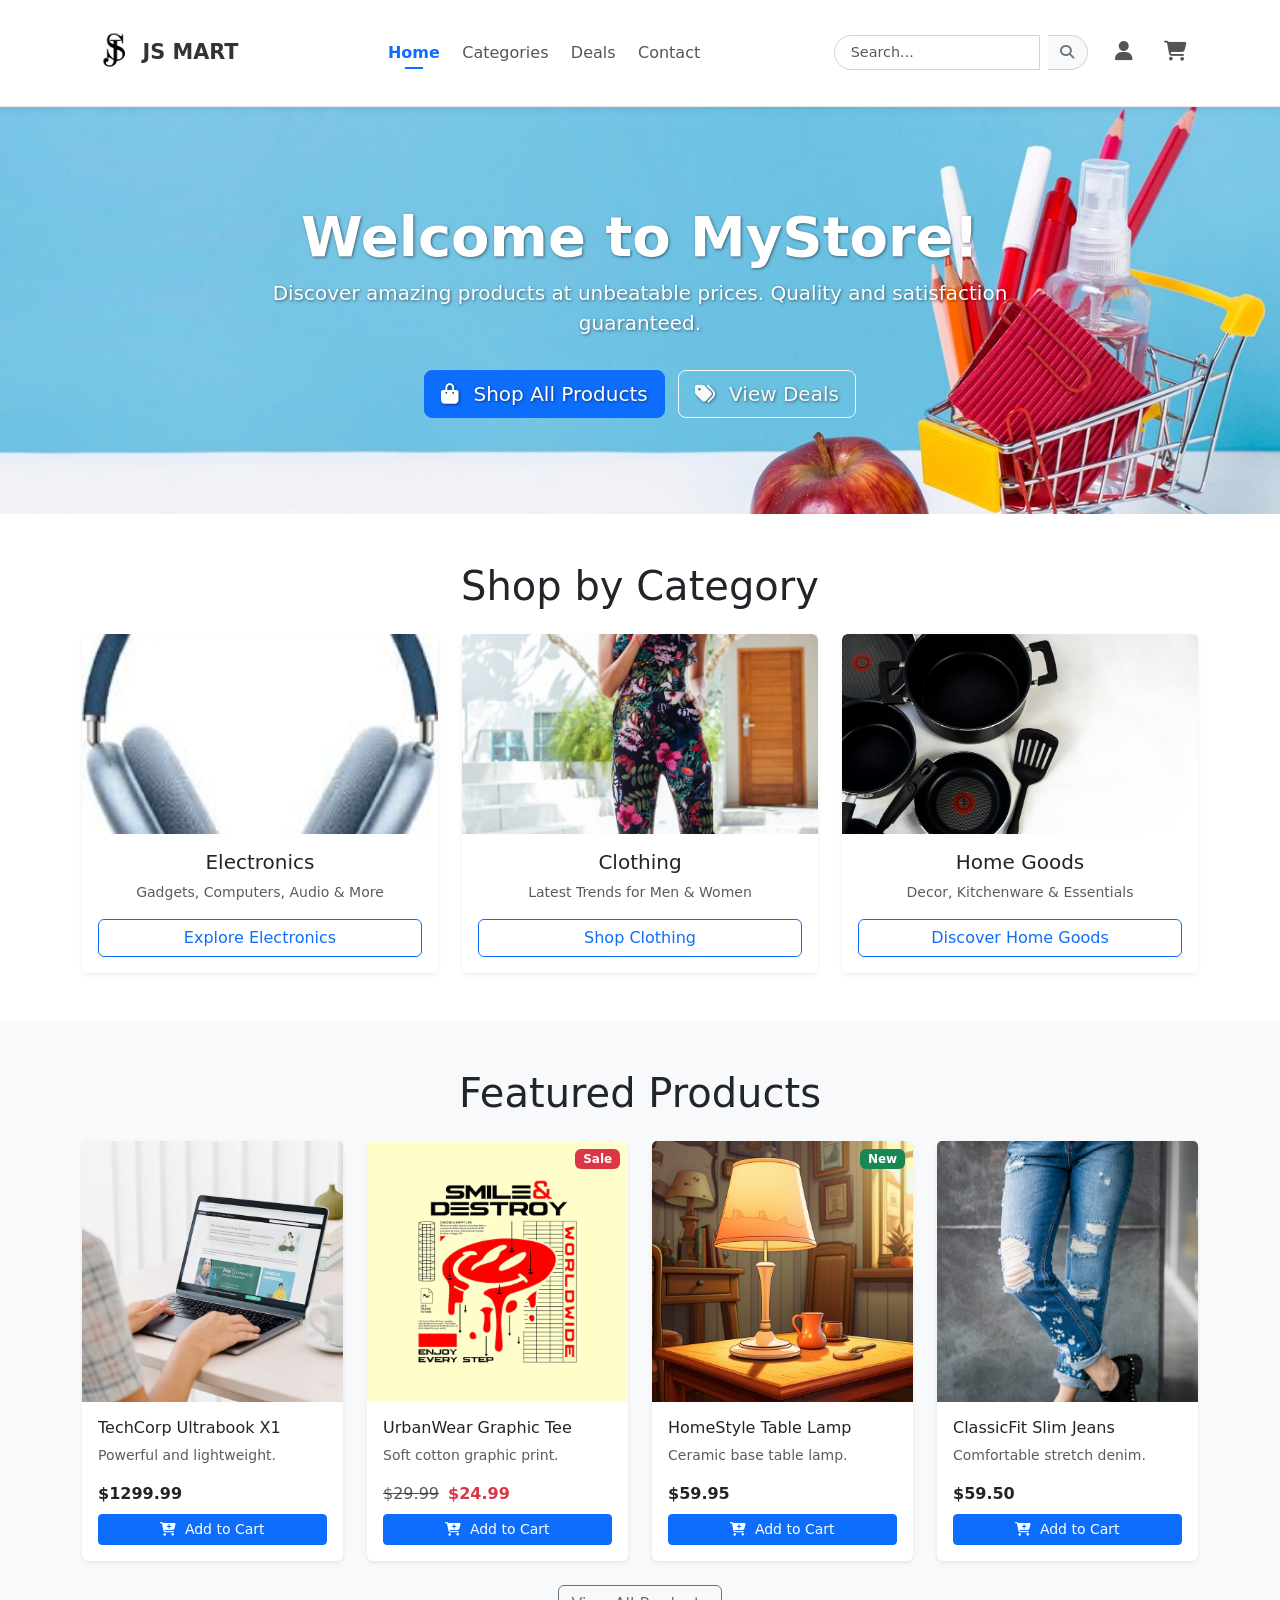
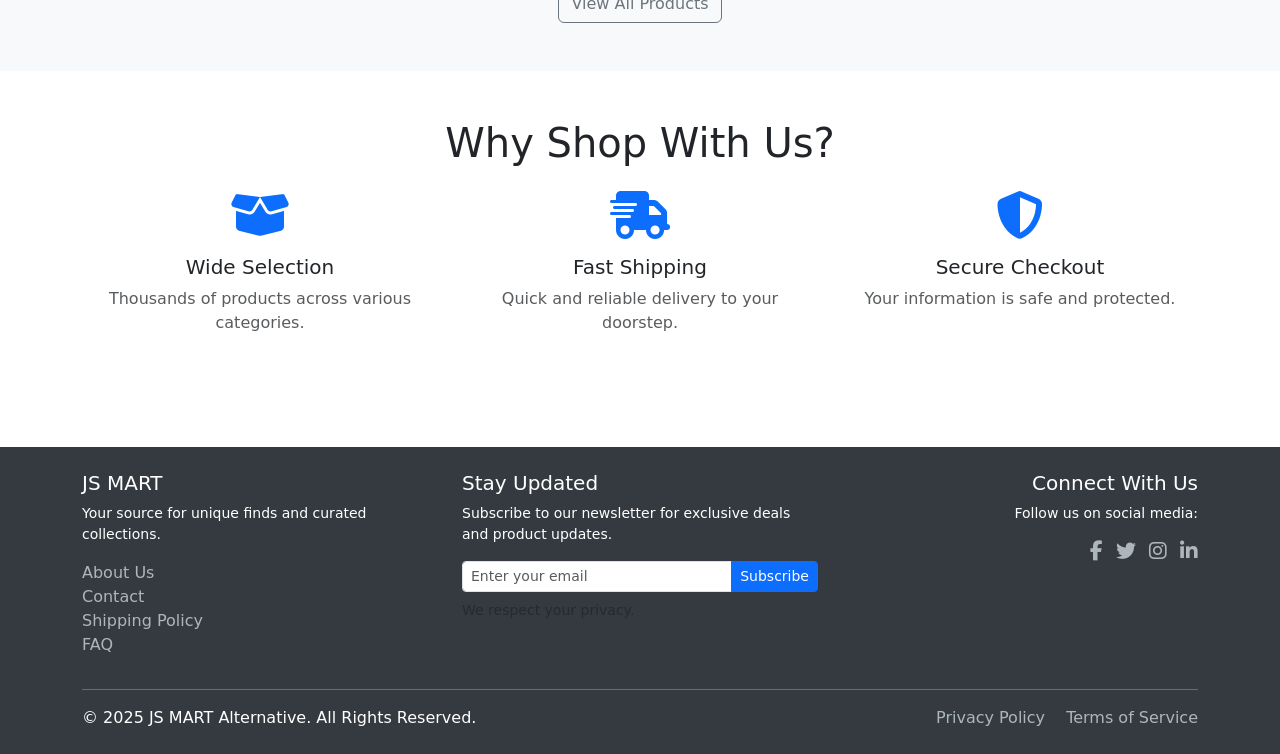
<file: shop.html>
<!DOCTYPE html>
<html lang="en">
<head>
    <meta charset="UTF-8">
    <meta name="viewport" content="width=device-width, initial-scale=1.0">
    <title>Shop Now - MyStore</title>

    <link href="https://cdn.jsdelivr.net/npm/bootstrap@5.3.2/dist/css/bootstrap.min.css" rel="stylesheet" integrity="sha384-T3c6CoIi6uLrA9TneNEoa7RxnatzjcDSCmG1MXxSR1GAsXEV/Dwwykc2MPK8M2HN" crossorigin="anonymous">

    <link rel="stylesheet" href="https://cdnjs.cloudflare.com/ajax/libs/font-awesome/6.5.1/css/all.min.css" integrity="sha512-DTOQO9RWCH3ppGqcWaEA1BIZOC6xxalwEsw9c2QQeAIftl+Vegovlnee1c9QX4TctnWMn13TZye+giMm8e2LwA==" crossorigin="anonymous" referrerpolicy="no-referrer" />

    <link rel="stylesheet" href="style.css">
    <link rel="shortcut icon" href="logo.png" type="image/x-icon">

</head>
<body>

    <nav class="navbar navbar-expand-lg navbar-custom sticky-top">
        <div class="container">
            <a class="navbar-brand d-flex align-items-center" href="index.html">
                <img src="logo.png" style="height: 70px; ;" alt="JS MART Logo">
                <span class="brand-text">JS MART</span>
            </a>
            <button class="navbar-toggler" type="button" data-bs-toggle="collapse" data-bs-target="#navbarNav" aria-controls="navbarNav" aria-expanded="false" aria-label="Toggle navigation">
                <span class="navbar-toggler-icon"></span>
            </button>
            <div class="collapse navbar-collapse" id="navbarNav">
                 <ul class="navbar-nav mx-auto mb-2 mb-lg-0">
                    <li class="nav-item">
                        <a class="nav-link active" aria-current="page" href="home.html">Home</a>
                    </li>
                    <li class="nav-item dropdown">
                         <a class="nav-link dropdown-toggle" href="#" id="navbarDropdownCategories" role="button" data-bs-toggle="dropdown" aria-expanded="false">
                           Categories
                         </a>
                         <ul class="dropdown-menu" aria-labelledby="navbarDropdownCategories">
                           <li><a class="dropdown-item" href="e.html">Electronics</a></li>
                           <li><a class="dropdown-item" href="c.html">Clothing</a></li>
                           <li><a class="dropdown-item" href="home.html">Home Goods</a></li>
                           <li><hr class="dropdown-divider"></li>
                           <li><a class="dropdown-item" href="a.html">All Products</a></li>
                         </ul>
                    </li>
                    <li class="nav-item">
                        <a class="nav-link" href="d.html">Deals</a>
                    </li>
                    <li class="nav-item">
                        <a class="nav-link" href="contact.html">Contact</a>
                    </li>
                 </ul>
                <div class="d-flex align-items-center">
                    <form class="d-flex me-3 search-form-custom" role="search">
                        <input class="form-control me-2 form-control-sm search-input-custom" type="search" placeholder="Search..." aria-label="Search">
                        <button class="btn btn-custom-search btn-sm" type="submit">
                           <i class="fas fa-search"></i>
                        </button>
                    </form>
                    <ul class="navbar-nav flex-row">
                         <li class="nav-item me-2">
                            <a class="nav-link icon-link" href="account.html" title="Account">
                                <i class="fas fa-user fa-lg"></i>
                            </a>
                        </li>
                        <li class="nav-item">
                            <a class="nav-link icon-link" href="cart.html" title="Cart">
                                <i class="fas fa-shopping-cart fa-lg"></i>
                            </a>
                        </li>
                    </ul>
                </div>
            </div>
        </div>
    </nav>

    <main>
        <section class="hero-section text-center bg-dark">
            <div class="container">
                <h1 class="display-4 fw-bold">Welcome to MyStore!</h1>
                <p class="lead col-md-8 mx-auto">Discover amazing products at unbeatable prices. Quality and satisfaction guaranteed.</p>
                <a href="a.html" class="btn btn-primary btn-lg mt-3">
                    <i class="fas fa-shopping-bag me-2"></i> Shop All Products
                </a>
                <a href="d.html" class="btn btn-outline-light btn-lg mt-3 ms-2">
                    <i class="fas fa-tags me-2"></i> View Deals
                </a>
            </div>
        </section>

        <section class="py-5">
            <div class="container">
                <h2 class="text-center mb-4 display-6">Shop by Category</h2>
                <div class="row g-4 justify-content-center">
                    <div class="col-md-6 col-lg-4">
                        <div class="card h-100 shadow-sm category-card border-0 overflow-hidden">
                            <img src="4.jpg" class="card-img-top" alt="Electronics Category">
                            <div class="card-body text-center d-flex flex-column">
                                <h5 class="card-title">Electronics</h5>
                                <p class="card-text small text-muted flex-grow-1">Gadgets, Computers, Audio & More</p>
                                <a href="e.html" class="btn btn-outline-primary mt-auto stretched-link">Explore Electronics</a>
                            </div>
                        </div>
                    </div>
                    <div class="col-md-6 col-lg-4">
                        <div class="card h-100 shadow-sm category-card border-0 overflow-hidden">
                            <img src="16.jpg" class="card-img-top" alt="Clothing Category">
                             <div class="card-body text-center d-flex flex-column">
                                <h5 class="card-title">Clothing</h5>
                                <p class="card-text small text-muted flex-grow-1">Latest Trends for Men & Women</p>
                                <a href="c.html" class="btn btn-outline-primary mt-auto stretched-link">Shop Clothing</a>
                            </div>
                        </div>
                    </div>
                    <div class="col-md-6 col-lg-4">
                        <div class="card h-100 shadow-sm category-card border-0 overflow-hidden">
                            <img src="21.jpg" class="card-img-top" alt="Home Goods Category">
                             <div class="card-body text-center d-flex flex-column">
                                <h5 class="card-title">Home Goods</h5>
                                <p class="card-text small text-muted flex-grow-1">Decor, Kitchenware & Essentials</p>
                                <a href="home.html" class="btn btn-outline-primary mt-auto stretched-link">Discover Home Goods</a>
                            </div>
                        </div>
                    </div>
                </div>
            </div>
        </section>

         <section class="py-5 bg-light">
            <div class="container">
                <h2 class="text-center mb-4 display-6">Featured Products</h2>
                 <div class="row row-cols-1 row-cols-sm-2 row-cols-md-3 row-cols-lg-4 g-4">
                     <div class="col">
                        <div class="card h-100 shadow-sm product-card border-0">
                            <img src="10.avif" class="card-img-top product-card-img" alt="Laptop">
                            <div class="card-body d-flex flex-column">
                                <h5 class="card-title fs-6">TechCorp Ultrabook X1</h5>
                                <p class="card-text small text-muted flex-grow-1">Powerful and lightweight.</p>
                                <p class="card-text fw-bold mb-2">$1299.99</p>
                                <a href="#" class="btn btn-primary btn-sm mt-auto w-100"><i class="fas fa-cart-plus me-1"></i> Add to Cart</a>
                            </div>
                        </div>
                    </div>
                     <div class="col">
                        <div class="card h-100 shadow-sm product-card border-0">
                             <span class="badge bg-danger position-absolute top-0 end-0 m-2">Sale</span>
                            <img src="27.avif" class="card-img-top product-card-img" alt="T-Shirt">
                            <div class="card-body d-flex flex-column">
                                <h5 class="card-title fs-6">UrbanWear Graphic Tee</h5>
                                <p class="card-text small text-muted flex-grow-1">Soft cotton graphic print.</p>
                                <p class="card-text mb-2"><span class="text-decoration-line-through text-muted me-1">$29.99</span> <span class="fw-bold text-danger">$24.99</span></p>
                                <a href="#" class="btn btn-primary btn-sm mt-auto w-100"><i class="fas fa-cart-plus me-1"></i> Add to Cart</a>
                            </div>
                        </div>
                    </div>
                    <div class="col">
                        <div class="card h-100 shadow-sm product-card border-0">
                             <span class="badge bg-success position-absolute top-0 end-0 m-2">New</span>
                            <img src="23.jpg" class="card-img-top product-card-img" alt="Lamp">
                            <div class="card-body d-flex flex-column">
                                <h5 class="card-title fs-6">HomeStyle Table Lamp</h5>
                                <p class="card-text small text-muted flex-grow-1">Ceramic base table lamp.</p>
                                <p class="card-text fw-bold mb-2">$59.95</p>
                                <a href="#" class="btn btn-primary btn-sm mt-auto w-100"><i class="fas fa-cart-plus me-1"></i> Add to Cart</a>
                            </div>
                        </div>
                    </div>
                    <div class="col">
                        <div class="card h-100 shadow-sm product-card border-0">
                            <img src="15.jpg" class="card-img-top product-card-img" alt="Jeans">
                            <div class="card-body d-flex flex-column">
                                <h5 class="card-title fs-6">ClassicFit Slim Jeans</h5>
                                <p class="card-text small text-muted flex-grow-1">Comfortable stretch denim.</p>
                                <p class="card-text fw-bold mb-2">$59.50</p>
                                <a href="#" class="btn btn-primary btn-sm mt-auto w-100"><i class="fas fa-cart-plus me-1"></i> Add to Cart</a>
                            </div>
                        </div>
                    </div>
                 </div>
                 <div class="text-center mt-4">
                    <a href="a.html" class="btn btn-outline-secondary">View All Products</a>
                </div>
            </div>
         </section>

        <section class="py-5">
            <div class="container">
                <h2 class="text-center mb-4 display-6">Why Shop With Us?</h2>
                <div class="row text-center g-4">
                    <div class="col-md-4">
                        <i class="fas fa-box-open fa-3x mb-3 text-primary"></i>
                        <h5>Wide Selection</h5>
                        <p class="text-muted">Thousands of products across various categories.</p>
                    </div>
                    <div class="col-md-4">
                        <i class="fas fa-shipping-fast fa-3x mb-3 text-primary"></i>
                        <h5>Fast Shipping</h5>
                        <p class="text-muted">Quick and reliable delivery to your doorstep.</p>
                    </div>
                    <div class="col-md-4">
                         <i class="fas fa-shield-alt fa-3x mb-3 text-primary"></i>
                        <h5>Secure Checkout</h5>
                        <p class="text-muted">Your information is safe and protected.</p>
                    </div>
                </div>
            </div>
        </section>

    </main>

    <footer id="alternative-footer" class="mt-5 py-4">
        <div class="container">
            <div class="row">
                <!-- Column 1: Store Info & Key Links -->
                <div class="col-lg-4 col-md-6 mb-4 mb-lg-0">
                    <h5 class="footer-heading">JS MART</h5>
                    <p class="footer-text small">Your source for unique finds and curated collections.</p>
                    <ul class="list-unstyled footer-links">
                        <li><a href="#">About Us</a></li>
                        <li><a href="contact.html">Contact</a></li>
                        <li><a href="#">Shipping Policy</a></li>
                        <li><a href="#">FAQ</a></li>
                    </ul>
                </div>

                <!-- Column 2: Newsletter Signup -->
                <div class="col-lg-4 col-md-6 mb-4 mb-lg-0">
                    <h5 class="footer-heading">Stay Updated</h5>
                    <p class="footer-text small">Subscribe to our newsletter for exclusive deals and product updates.</p>
                    <form id="newsletter-form">
                        <div class="input-group">
                            <input type="email" class="form-control form-control-sm" placeholder="Enter your email" aria-label="Email Address" required>
                            <button class="btn btn-primary btn-sm" type="submit">Subscribe</button>
                        </div>
                        <div class="form-text small newsletter-form-text mt-2">We respect your privacy.</div>
                    </form>
                </div>

                <!-- Column 3: Social Media -->
                <div class="col-lg-4 col-md-12 text-lg-end text-md-center mt-md-3 mt-lg-0"> <!-- Adjust alignment & margin for smaller screens -->
                    <h5 class="footer-heading">Connect With Us</h5>
                    <p class="footer-text small d-none d-lg-block">Follow us on social media:</p> <!-- Hide on smaller screens if crowded -->
                    <div class="social-icons mt-2">
                        <a href="#" class="social-icon me-2" aria-label="Facebook"><i class="fab fa-facebook-f fa-lg"></i></a>
                        <a href="#" class="social-icon me-2" aria-label="Twitter"><i class="fab fa-twitter fa-lg"></i></a>
                        <a href="#" class="social-icon me-2" aria-label="Instagram"><i class="fab fa-instagram fa-lg"></i></a>
                        <a href="#" class="social-icon" aria-label="LinkedIn"><i class="fab fa-linkedin-in fa-lg"></i></a>
                    </div>
                </div>
            </div>

            <hr class="footer-divider"> <!-- Custom class for divider -->

            <div class="row align-items-center"> <!-- align-items-center for vertical alignment -->
                <div class="col-md-6 text-center text-md-start mb-2 mb-md-0">
                     <p class="footer-copyright mb-0">© 2025 JS MART Alternative. All Rights Reserved.</p>
                </div>
                 <div class="col-md-6 text-center text-md-end">
                    <a href="#" class="footer-policy-link me-3">Privacy Policy</a>
                    <a href="#" class="footer-policy-link">Terms of Service</a>
                </div>
            </div>
        </div>
    </footer>

    <script src="https://cdn.jsdelivr.net/npm/bootstrap@5.3.2/dist/js/bootstrap.bundle.min.js" integrity="sha384-C6RzsynM9kWDrMNeT87bh95OGNyZPhcTNXj1NW7RuBCsyN/o0jlpcV8Qyq46cDfL" crossorigin="anonymous"></script>

</body>
</html>
</file>
<file: style.css>
<!-- 
    .hero-section {
        background-color: #f8f9fa; /* Light background */
        padding: 4rem 0;
    }
    .product-card img {
        aspect-ratio: 1 / 1; /* Make images square */
        object-fit: cover; /* Cover the area without distortion */
    }
    footer {
        background-color: #343a40; /* Dark background */
        color: #fff;
    }
    footer a {
        color: #adb5bd;
    }
    footer a:hover {
        color: #fff;
    }
    
    .hero-section {
        /* You can replace this color with a background image */
        background: linear-gradient(rgba(0, 0, 0, 0.5), rgba(0, 0, 0, 0.5)), url('https://via.placeholder.com/1920x600/454545/FFFFFF/?text=Hero+Banner+Image');
        background-size: cover;
        background-position: center;
        color: #fff;
        padding: 6rem 0; /* More padding for hero */
        text-shadow: 1px 1px 3px rgba(0,0,0,0.7); /* Make text more readable */
    }

    .category-card img {
        aspect-ratio: 16 / 9; /* Wider aspect ratio for category images */
        object-fit: cover;
    }

     .product-card img {
        aspect-ratio: 1 / 1; /* Square aspect ratio for product images */
        object-fit: cover;
    }

    .feature-icon {
        font-size: 2.5rem;
        color: var(--bs-primary); /* Use Bootstrap primary color */
    }

    footer {
        background-color: #343a40;
        color: #fff;
    }
    footer a {
        color: #adb5bd;
        text-decoration: none;
    }
    footer a:hover {
        color: #fff;
    }


        .product-card img {
            aspect-ratio: 1 / 1; /* Square images */
            object-fit: cover;
        }
        .filter-sidebar {
            background-color: #f8f9fa; /* Light background for sidebar */
            padding: 1.5rem;
            border-radius: 0.375rem; /* Optional: Rounded corners */
            height: fit-content; /* Make sidebar height fit its content */
        }

        /* Ensure accordion buttons don't have excessive padding */
        .accordion-button {
           padding: 0.8rem 1rem;
        }
        .accordion-body {
            padding: 0.5rem 1rem 1rem 1rem; /* Adjust padding */
        }

        /* Style range input if used (basic) */
        input[type=range] {
            width: 100%;
        }

        footer {
            background-color: #343a40;
            color: #fff;
        }
        footer a {
            color: #adb5bd;
            text-decoration: none;
        }
        footer a:hover {
            color: #fff;
        }
        .product-card img {
            aspect-ratio: 3 / 4; /* Common aspect ratio for clothing */
            object-fit: cover;
        }
        .filter-sidebar {
            background-color: #f8f9fa;
            padding: 1.5rem;
            border-radius: 0.375rem;
            height: fit-content;
        }
        .accordion-button {
           padding: 0.8rem 1rem;
        }
        .accordion-body {
            padding: 0.5rem 1rem 1rem 1rem;
        }

        /* Simple color swatch styling */
        .color-swatch {
            display: inline-block;
            width: 20px;
            height: 20px;
            border-radius: 50%;
            margin-right: 5px;
            border: 1px solid #ccc;
            vertical-align: middle;
        }

        /* Specific colors */
        .swatch-red { background-color: red; }
        .swatch-blue { background-color: blue; }
        .swatch-green { background-color: green; }
        .swatch-black { background-color: black; }
        .swatch-white { background-color: white; }


        footer {
            background-color: #343a40;
            color: #fff;
        }
        footer a {
            color: #adb5bd;
            text-decoration: none;
        }
        footer a:hover {
            color: #fff;
        }
        .product-card img {
            aspect-ratio: 1 / 1; /* Square aspect ratio often works well for varied home goods */
            object-fit: cover;
        }
        .filter-sidebar {
            background-color: #f8f9fa;
            padding: 1.5rem;
            border-radius: 0.375rem;
            height: fit-content;
        }
        .accordion-button {
           padding: 0.8rem 1rem;
        }
        .accordion-body {
            padding: 0.5rem 1rem 1rem 1rem;
        }

        footer {
            background-color: #343a40;
            color: #fff;
        }
        footer a {
            color: #adb5bd;
            text-decoration: none;
        }
        footer a:hover {
            color: #fff;
        }
   
        .product-card img {
            aspect-ratio: 1 / 1; /* Square aspect ratio as a general default */
            object-fit: cover;
        }
        .filter-sidebar {
            background-color: #f8f9fa;
            padding: 1.5rem;
            border-radius: 0.375rem;
            height: fit-content;
        }
        .accordion-button {
           padding: 0.8rem 1rem;
        }
        .accordion-body {
            padding: 0.5rem 1rem 1rem 1rem;
        }

        footer {
            background-color: #343a40;
            color: #fff;
        }
        footer a {
            color: #adb5bd;
            text-decoration: none;
        }
        footer a:hover {
            color: #fff;
        }
   
        .product-card img {
            aspect-ratio: 1 / 1; /* Square aspect ratio as a general default */
            object-fit: cover;
        }
        .filter-sidebar {
            background-color: #f8f9fa;
            padding: 1.5rem;
            border-radius: 0.375rem;
            height: fit-content;
        }
        .accordion-button {
           padding: 0.8rem 1rem;
        }
        .accordion-body {
            padding: 0.5rem 1rem 1rem 1rem;
        }

        /* Deal specific styling */
        .deal-price {
            color: var(--bs-danger); /* Use Bootstrap danger color for sale price */
        }
        .original-price {
            text-decoration: line-through;
            color: var(--bs-secondary); /* Muted color for original price */
            font-size: 0.9em;
        }
         .deal-badge {
            font-size: 0.8em;
            font-weight: bold;
         }

        footer {
            background-color: #343a40;
            color: #fff;
        }
        footer a {
            color: #adb5bd;
            text-decoration: none;
        }
        footer a:hover {
            color: #fff;
        }
        .contact-info i {
            width: 25px; /* Align icons nicely */
            color: var(--bs-primary); /* Use theme color for icons */
        }

        .map-container {
             overflow: hidden;
             padding-bottom: 56.25%; /* 16:9 aspect ratio */
             position: relative;
             height: 0;
        }
        .map-container iframe {
             left: 0;
             top: 0;
             height: 100%;
             width: 100%;
             position: absolute;
             border:0; /* Remove iframe border */
        }


        footer {
            background-color: #343a40;
            color: #fff;
        }
        footer a {
            color: #adb5bd;
            text-decoration: none;
        }
        footer a:hover {
            color: #fff;
        }
        .cart-item-img {
            width: 80px;
            height: 80px;
            object-fit: cover;
            margin-right: 1rem;
        }
        .quantity-input {
            max-width: 70px;
            text-align: center;
        }
        /* Remove spinner buttons on number input */
        .quantity-input::-webkit-outer-spin-button,
        .quantity-input::-webkit-inner-spin-button {
          -webkit-appearance: none;
          margin: 0;
        }
        /* .quantity-input[type=number] {
          -moz-appearance: textfield; 
         }  */

        .summary-card .list-group-item {
            border: none; /* Cleaner look for summary */
            padding-left: 0;
            padding-right: 0;
        }

        footer {
            background-color: #343a40;
            color: #fff;
        }
        footer a {
            color: #adb5bd;
            text-decoration: none;
        }
        footer a:hover {
            color: #fff;
        }
/* General Body Styling (Optional) */
body {
    display: flex;
    flex-direction: column;
    min-height: 100vh; /* Ensure footer stays at bottom */
}

main {
    flex-grow: 1; /* Allow main content to grow and push footer down */
}

/* Cart Page Specific Styling */
.cart-table th, .cart-table td {
    vertical-align: middle; /* Ensure content is vertically centered */
}

.cart-item-img {
    width: 70px; /* Slightly smaller image */
    height: 70px;
    object-fit: cover;
    flex-shrink: 0; /* Prevent image from shrinking */
}

.item-name {
    font-size: 0.95rem;
    font-weight: 600;
}

/* Quantity Input Adjustments */
.quantity-input {
    max-width: 60px; /* Slightly reduce max width */
    text-align: center;
    border-left: none; /* Remove left border next to button */
    border-right: none; /* Remove right border next to button */
    box-shadow: none !important; /* Remove focus shadow */
}
.quantity-input:focus {
    border-color: #ced4da; /* Keep border color standard on focus */
}

.input-group-sm .btn {
    padding: 0.25rem 0.5rem; /* Adjust button padding if needed */
}
.input-group-sm > .form-control,
.input-group-sm > .input-group-text,
.input-group-sm > .btn {
    font-size: 0.875rem; /* Ensure consistent font size */
}

/* Remove spinner buttons on number input (Keep these) */
.quantity-input::-webkit-outer-spin-button,
.quantity-input::-webkit-inner-spin-button {
  -webkit-appearance: none;
  margin: 0;
}


/* Remove Item Button */
.remove-item-btn {
    padding: 0.2rem 0.4rem; /* Smaller padding */
    line-height: 1; /* Adjust line height */
}
.remove-item-btn i {
    font-size: 0.9rem; /* Slightly smaller icon */
}

/* Order Summary Styling */
.summary-card {
    top: 80px; /* Adjust based on your sticky navbar height */
}
.summary-card .list-group-item {
    border: none; /* Cleaner look */
    padding: 0.6rem 0; /* Adjust vertical padding */
}
.summary-card .list-group-item strong {
    font-weight: 600;
}

/* Table Column Widths (Optional, adjust as needed) */
.product-column { width: 50%; }
.price-column { width: 15%; }
.quantity-column { width: 15%; }
.subtotal-column { width: 15%; }
.remove-column { width: 5%; }

/* Responsive Adjustments */
@media (max-width: 767.98px) {
    /* On smaller screens, maybe make product name smaller */
    .item-name {
        font-size: 0.9rem;
    }
    .cart-item-img {
        width: 50px;
        height: 50px;
    }
     /* Stack product image above text if really needed */
     /* .product-column .d-flex { flex-direction: column; align-items: flex-start !important;}
     .product-column .ms-3 { margin-left: 0 !important; margin-top: 0.5rem;} */
}

@media (max-width: 575.98px) {
    /* Make table headers less prominent or stack table content */
    .cart-table thead {
        /* display: none; */ /* Option 1: Hide headers */
         border: none;
         clip: rect(0 0 0 0);
         height: 1px;
         margin: -1px;
         overflow: hidden;
         padding: 0;
         position: absolute;
         width: 1px;
    }
     .cart-table tr {
        display: block;
        margin-bottom: 1rem;
        border-bottom: 2px solid #dee2e6;
    }
    .cart-table td {
        display: block;
        text-align: right !important; /* Force right alignment */
        padding-left: 50%; /* Create space for the label */
        position: relative;
        border: none;
        border-bottom: 1px solid #eee;
    }
     .cart-table td::before {
        content: attr(data-label); /* Use data-label for pseudo-element */
        position: absolute;
        left: 10px; /* Adjust as needed */
        width: 45%;
        padding-right: 10px;
        white-space: nowrap;
        text-align: left; /* Align label text left */
        font-weight: bold;
    }
    /* Add data-label attributes to your TDs in HTML or via JS if using this approach */
    /* Example for Price TD: <td class="text-center item-price" data-label="Price">$1299.99</td> */

     /* Adjust specific columns for stacked view */
     .cart-table td.product-column-data { /* Use a unique class for product TD */
        text-align: left !important; /* Product info aligns left */
        padding-left: 10px; /* Reset padding */
     }
      .cart-table td.product-column-data::before {
          display: none; /* Hide label for product */
      }
       .cart-table td.remove-column-data { /* Use a unique class for remove TD */
         border-bottom: none; /* No border for last item */
          text-align: center !important;
           padding-left: 10px; /* Reset padding */
       }
       .cart-table td.remove-column-data::before {
          display: none; /* Hide label for remove */
      }


     .quantity-column .input-group {
        justify-content: flex-end !important; /* Align quantity input right */
     }

    /* Adjust image size */
    .cart-item-img {
        width: 60px;
        height: 60px;
    }

    .product-column { width: 100%; }
    .price-column { width: 100%; }
    .quantity-column { width: 100%; }
    .subtotal-column { width: 100%; }
    .remove-column { width: 100%; }

}
.account-nav .list-group-item {
    border: none; /* Cleaner look for nav */
    padding: 0.8rem 1rem;
}
.account-nav .list-group-item.active {
    background-color: var(--bs-primary);
    color: #fff;
    font-weight: 600;
}
.account-nav .list-group-item i {
    width: 20px; /* Align icons */
    margin-right: 0.75rem;
}

/* Optional: Style for content area cards */
.account-content .card-header {
    background-color: #f8f9fa; /* Light header */
    font-weight: 600;
}

footer {
    background-color: #343a40;
    color: #fff;
}
footer a {
    color: #adb5bd;
    text-decoration: none;
}
footer a:hover {
    color: #fff;
}

.hero-section {
    background: url('31.jpg') no-repeat center center;
    background-size: cover;
    color: white;
    text-shadow: 1px 1px 3px rgba(0, 0, 0, 0.5);
    padding: 6rem 1rem;
}

 .category-card img {
    height: 200px;
    object-fit: cover;
}
/* ============================== */
/* Custom Navbar Styling          */
/* ============================== */

.navbar-custom {
    background-color: #ffffff; /* Clean white background */
    box-shadow: 0 2px 8px rgba(0, 0, 0, 0.08); /* Slightly more pronounced shadow */
    padding-top: 0.8rem;
    padding-bottom: 0.8rem;
    border-bottom: 1px solid #eaeaea; /* Subtle bottom border */
}

/* Brand Styling */
.navbar-custom .navbar-brand {
    font-weight: 600; /* Bolder brand name */
    color: #333;     /* Darker brand color */
    font-size: 1.3rem;
}
.navbar-custom .navbar-brand:hover {
    color: #0056b3; /* Example primary color on hover */
}


.navbar-custom .nav-link {
    color: #555; /* Slightly darker grey for links */
    font-weight: 500; /* Medium weight */
    padding: 0.6rem 1.2rem; /* Adjust padding */
    position: relative; /* Needed for pseudo-element underline */
    transition: color 0.3s ease, background-color 0.3s ease;
    border-radius: 4px; /* Slight rounding */
    margin: 0 0.2rem; /* Add slight horizontal margin */
}

/* Underline effect on hover/active */
.navbar-custom .nav-link::after {
    content: '';
    position: absolute;
    bottom: 5px; /* Position the underline */
    left: 1.2rem; /* Match padding */
    right: 1.2rem; /* Match padding */
    height: 2px;
    background-color: var(--bs-primary); /* Bootstrap primary color, or your theme color */
    transform: scaleX(0); /* Start hidden */
    transition: transform 0.3s ease;
}

.navbar-custom .nav-link:hover,
.navbar-custom .nav-link:focus {
    color: #000; /* Darker color on hover */
    background-color: #f8f9fa; /* Very light background hover */
}

.navbar-custom .nav-link:hover::after,
.navbar-custom .nav-link.active::after {
    transform: scaleX(0.6); /* Reveal underline partially */
}

.navbar-custom .nav-link.active {
    color: var(--bs-primary); /* Primary color for active link */
    font-weight: 600; /* Slightly bolder active link */
    background-color: transparent; /* Ensure no background on active unless desired */
}

/* Dropdown Menu Styling */
.navbar-custom .dropdown-menu {
    border: 1px solid #eee; /* Lighter border */
    box-shadow: 0 5px 15px rgba(0, 0, 0, 0.08); /* Softer shadow */
    border-radius: 6px; /* Slightly more rounded */
    margin-top: 0.5rem !important; /* Add space between toggle and menu */
}

.navbar-custom .dropdown-item {
    font-size: 0.95rem;
    padding: 0.5rem 1.2rem;
    transition: background-color 0.2s ease, color 0.2s ease;
}

.navbar-custom .dropdown-item:hover,
.navbar-custom .dropdown-item:focus {
    background-color: #f1f1f1; /* Light hover for dropdown items */
    color: #333;
}

.navbar-custom .dropdown-item.active,
.navbar-custom .dropdown-item:active {
     background-color: var(--bs-primary); /* Use primary color for active dropdown item */
     color: #fff;
}

/* Custom Search Form Styling */
.navbar-custom .search-form-custom .search-input-custom {
    border-radius: 20px 0 0 20px; /* Round left side */
    border-color: #ced4da;
    font-size: 0.9rem;
    padding-left: 1rem; /* More padding inside */
}
.navbar-custom .search-form-custom .search-input-custom:focus {
    border-color: var(--bs-primary);
    box-shadow: 0 0 0 0.15rem rgba(var(--bs-primary-rgb), 0.2); /* Subtle focus ring */
    background-color: #fff; /* Ensure background stays white */
}

.navbar-custom .search-form-custom .btn-custom-search {
    border-radius: 0 20px 20px 0; /* Round right side */
    background-color: #f8f9fa; /* Light background for button */
    border: 1px solid #ced4da;
    border-left: none; /* Remove left border to merge with input */
    color: #6c757d; /* Muted icon color */
    padding: 0.375rem 0.8rem; /* Adjust padding */
    transition: background-color 0.2s ease, color 0.2s ease;
}

.navbar-custom .search-form-custom .btn-custom-search:hover {
    background-color: #e9ecef; /* Slightly darker on hover */
    color: #333;
}

/* Icon Link Styling (Account/Cart) */
.navbar-custom .icon-link {
    color: #555;
    padding: 0.5rem 0.6rem; /* Specific padding for icons */
    border-radius: 50%; /* Make a circle background on hover */
    transition: background-color 0.3s ease, color 0.3s ease;
}
.navbar-custom .icon-link i {
    vertical-align: middle; /* Align icons better */
}

.navbar-custom .icon-link:hover {
    color: var(--bs-primary);
    background-color: #f1f1f1;
}

/* Navbar Toggler Customization (Optional) */
.navbar-custom .navbar-toggler {
    border-color: rgba(0, 0, 0, 0.1);
}

.navbar-custom .navbar-toggler:focus {
   box-shadow: 0 0 0 0.15rem rgba(var(--bs-primary-rgb), 0.2); /* Match input focus */
}

.value-icon {
    font-size: 2.5rem;
    margin-bottom: 1rem;
    color: var(--bs-primary);
}
.team-member img {
    width: 150px;
    height: 150px;
    object-fit: cover;
    border-radius: 50%;
    margin-bottom: 1rem;
}
</file>
